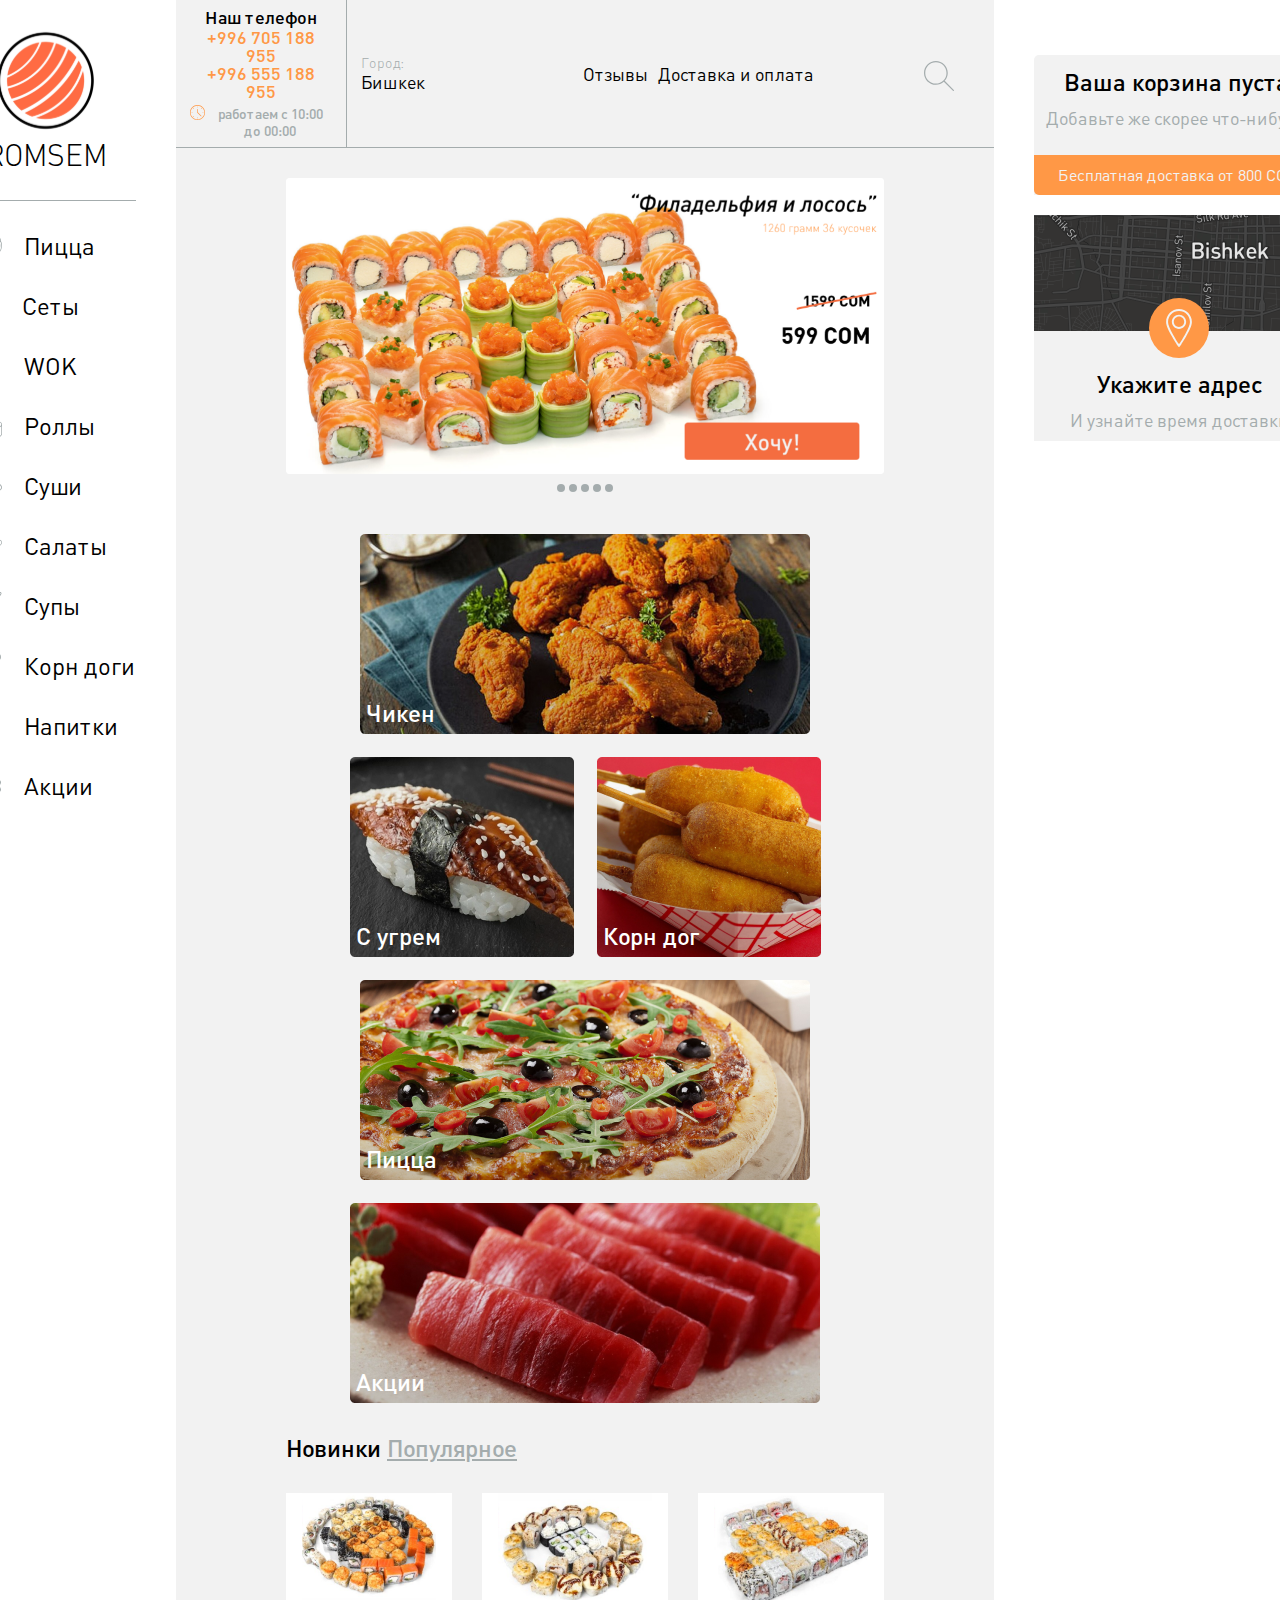
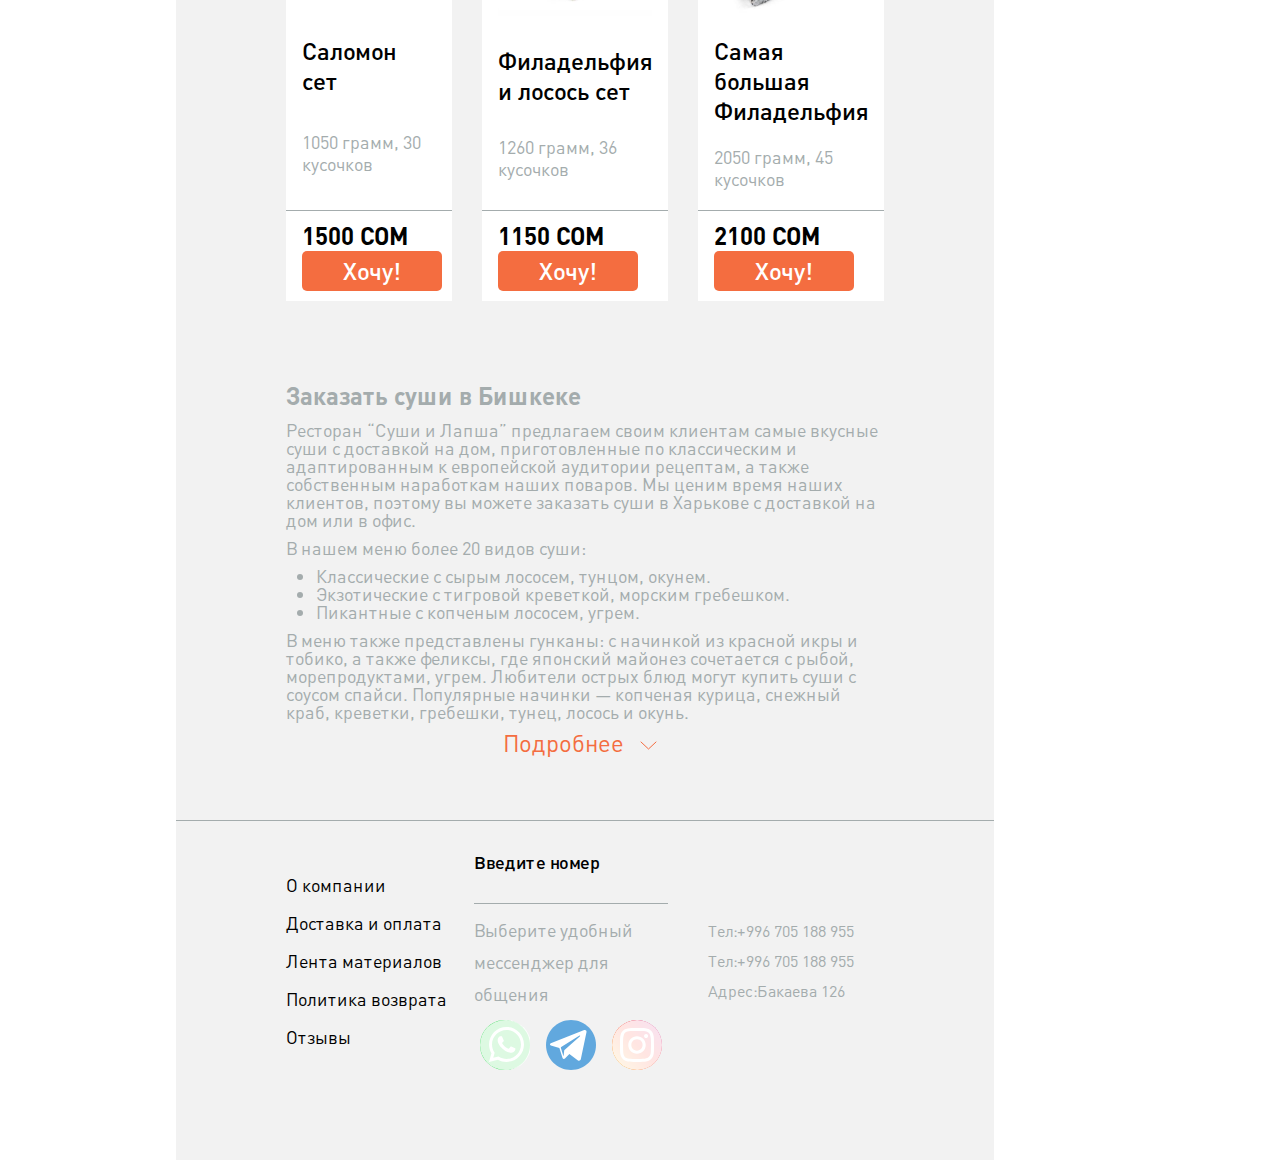
<file: html/index.html>
<!DOCTYPE html>
<html lang="en">
<head>
    <meta charset="UTF-8">
    <meta name="viewport" content="width=device-width, user-scalable=no, initial-scale=1.0, maximum-scale=1.0, minimum-scale=1.0">
    <meta http-equiv="X-UA-Compatible" content="ie=edge">
    <link rel="stylesheet" href="/style/main-page/main-page.css">
    <title>ROMSEM</title>
</head>

<body>
    <div class="wrapper">
        <nav class="navigation">
            <div class="navigation__logo-container">
                <a class="navigation__logo-link" href="./index.html">
                    <img class="navigation__logo" src="/img/icons/logo.svg" alt="logo">
                </a>

                <a class="navigation__company-name" href="./index.html">ROMSEM</a>
            </div>

            <ul class="navigation__list">
                <li class="navigation__list-item">
                    <a class="navigation__list-link" href="./products.html">
                        <img class="navigation__list-icon" src="../img/icons/pizza.svg" alt="">
                        Пицца
                    </a>
                </li>

                <li class="navigation__list-item">
                    <a class="navigation__list-link" href="./products.html">
                        <img class="navigation__list-icon" src="../img/icons/sets.svg" alt="">
                        Сеты
                    </a>
                </li>

                <li class="navigation__list-item">
                    <a class="navigation__list-link" href="./products.html">
                        <img class="navigation__list-icon" src="../img/icons/wok.svg" alt="">
                        WOK
                    </a>
                </li>

                <li class="navigation__list-item">
                    <a class="navigation__list-link" href="./products.html">
                        <img class="navigation__list-icon" src="../img/icons/rolls.svg" alt="">
                        Роллы
                    </a>
                </li>

                <li class="navigation__list-item">
                    <a class="navigation__list-link" href="./products.html">
                        <img class="navigation__list-icon" src="../img/icons/sushi.svg" alt="">
                        Суши
                    </a>
                </li>

                <li class="navigation__list-item">
                    <a class="navigation__list-link" href="./products.html">
                        <img class="navigation__list-icon" src="../img/icons/salad.svg" alt="">
                        Салаты
                    </a>
                </li>

                <li class="navigation__list-item">
                    <a class="navigation__list-link" href="./products.html">
                        <img class="navigation__list-icon" src="../img/icons/soups.svg" alt="">
                        Супы
                    </a>
                </li>

                <li class="navigation__list-item">
                    <a class="navigation__list-link" href="./products.html">
                        <img class="navigation__list-icon" src="../img/icons/corn-dogs.svg" alt="">
                        Корн доги
                    </a>
                </li>

                <li class="navigation__list-item">
                    <a class="navigation__list-link" href="./products.html">
                        <img class="navigation__list-icon" src="../img/icons/drink.svg" alt="">
                        Напитки
                    </a>
                </li>

                <li class="navigation__list-item">
                    <a class="navigation__list-link" href="./products.html">
                        <img class="navigation__list-icon" src="../img/icons/stock.svg" alt="">
                        Акции
                    </a>
                </li>
            </ul>
        </nav>

        <div class="container">
            <header class="header">
                <a class="header__logo" href="./index.html">
                    <img src="../img/icons/logo.svg" alt="">
                </a>

                <div class="header__contacts">
                    <span class="header__contact-label">Наш телефон</span>
                    <span class="header__tel">+996 705 188 955</span>
                    <span class="header__tel">+996 555 188 955</span>
                    <div class="header__work-time">
                        <img class="header__work-icon" src="../img/icons/clock.svg" alt="">
                        <span class="header__work-label">работаем с 10:00 до 00:00</span>
                    </div>
                </div>

                <div class="header__nav">
                    <div class="header__location">
                        <span class="header__city-label">Город:</span>
                        <span class="header__city">Бишкек</span>
                    </div>

                    <div class="header__nav-container">
                        <div class="header__nav-link">
                           <span>
                               <a class="header__link-item" href="./reviews.html">Отзывы</a>
                           </span>

                           <span>
                               <a class="header__link-item" href="./reviews.html">Доставка и оплата</a>
                           </span>
                        </div>

                        <button class="header__search">
                            <img class="header__search-icon" src="../img/icons/search.svg" alt="search">
                        </button>
                    </div>
                </div>
            </header>

            <main class="main">
                <section class="main__title">
                    <a class="main__slider-img" href="#">
                        <img class="" src="../img/Philadelphia.png" alt="">
                    </a>

                    <div class="main__bullets">
                        <img src="../img/icons/Ellipse.svg" alt="">
                        <img src="../img/icons/Ellipse.svg" alt="">
                        <img src="../img/icons/Ellipse.svg" alt="">
                        <img src="../img/icons/Ellipse.svg" alt="">
                        <img src="../img/icons/Ellipse.svg" alt="">
                    </div>
                </section>

                <section class="main__category">
                    <a class="main__link" href="./products.html">
                        <span class="main_text">Чикен</span>
                        <img class="main__image" src="../img/chicken-category.png" alt="chicken">
                    </a>

                    <a class="main__link  main__link--eel" href="./products.html">
                        <span class="main_text">С угрем</span>
                        <img class="main__image  main__link--eel" src="../img/eel-category.png" alt="aal">
                    </a>

                    <a class="main__link  main__link--corn-dog" href="./products.html">
                        <span class="main_text">Корн дог</span>
                        <img class="main__image  main__link--corn-dog" src="../img/corn-dog-category.png" alt="corn-dog">
                    </a>

                    <a class="main__link" href="./products.html">
                        <span class="main_text">Пицца</span>
                        <img class="main__image" src="../img/pizza-category.png" alt="pizza">
                    </a>

                    <a class="main__link" href="./products.html">
                        <span class="main_text">Акции</span>
                        <img class="main__image" src="../img/stock-category.png" alt="stock">
                    </a>
                </section>

                <section class="main__products">
                    <h3 class="main__new-products main__subtitle">
                        <a class="main__card-link" href="#">Новинки</a>
                        <a class="main__card--link-item link-item" href="#">Популярное</a>
                    </h3>

                    <div class="main__container-card">
                        <div class="main__card main__card-first">
                            <a class="main__card-link" href="#">
                                <img class="main__card-image" src="../img/salomon-sets.png" alt="salomon-sets">
                            </a>

                            <h3 class="main__card-title">
                                <a class="main__card-link" href="#">Саломон сет</a>
                            </h3>

                            <span class="main__card-weight">1050 грамм, 30 кусочков</span>

                            <div class="main__card-buy">
                                <span class="main__card-price">1500 СОМ</span>

                                <button class="main__card-btn">Хочу!</button>
                            </div>
                        </div>

                        <div class="main__card">
                            <a class="main__card-link" href="#">
                                <img class="main__card-image" src="../img/philadelphia-salmon-sets.png" alt="philadelphia-salmon-sets">
                            </a>

                            <h3 class="main__card-title">
                                <a class="main__card-link" href="#">Филадельфия и лосось сет</a>
                            </h3>

                            <span class="main__card-weight">1260 грамм, 36 кусочков</span>

                            <div class="main__card-buy">
                                <span class="main__card-price">1150 СОМ</span>

                                <button class="main__card-btn">Хочу!</button>
                            </div>
                        </div>

                        <div class="main__card">
                            <a class="main__card-link" href="#">
                                <img class="main__card-image" src="../img/biggest-philadelphia.png" alt="biggest-philadelphia">
                            </a>

                            <h3 class="main__card-title">
                                <a class="main__card-link" href="#">Самая большая Филадельфия</a>
                            </h3>

                            <span class="main__card-weight">2050 грамм, 45 кусочков</span>

                           <div class="main__card-buy">
                               <span class="main__card-price">2100 СОМ</span>

                               <button class="main__card-btn">Хочу!</button>
                           </div>
                        </div>
                    </div>
                </section>

                <section class="main__description">
                    <h3 class="main__description-tittle">Заказать суши в Бишкеке</h3>

                    <p class="main__description-text">
                        Ресторан “Суши и Лапша” предлагаем своим клиентам самые вкусные суши с доставкой на дом, приготовленные по классическим и адаптированным к европейской аудитории рецептам, а также собственным наработкам наших поваров. Мы ценим время наших клиентов, поэтому вы можете заказать суши в Харькове с доставкой на дом или в офис.
                    </p>

                    <p class="main__description-text">
                        В нашем меню более 20 видов суши:
                    </p>

                    <ul class="main__description-list">
                        <li class="main__description-item">
                            Классические с сырым лососем, тунцом, окунем.
                        </li>
                        <li class="main__description-item">
                            Экзотические с тигровой креветкой, морским гребешком.
                        </li>
                        <li class="main__description-item">
                            Пикантные с копченым лососем, угрем.
                        </li>
                    </ul>

                    <p class="main__description-text">
                        В меню также представлены гунканы: с начинкой из красной икры и тобико, а также феликсы, где японский майонез сочетается с рыбой, морепродуктами, угрем. Любители острых блюд могут купить суши с соусом спайси. Популярные начинки — копченая курица, снежный краб, креветки, гребешки, тунец, лосось и окунь.
                    </p>

                    <button class="main__description-btn">
                        Подробнее
                        <img class="main__description-icon" src="../img/icons/arrow.svg" alt="">
                    </button>
                </section>
            </main>

            <footer class="footer">
                <div class="footer__link">
                    <a class="footer__item" href="">О компании</a>
                    <a class="footer__item" href="">Доставка и оплата</a>
                    <a class="footer__item" href="">Лента материалов</a>
                    <a class="footer__item" href="">Политика возврата</a>
                    <a class="footer__item" href="./reviews.html">Отзывы</a>
                </div>

                <div class="footer__container-social">
                    <label class="footer__label" for="tel">Введите номер</label>
                    <input class="footer__tel" type="tel" name="tel" id="tel">
                    <span class="footer__text">
                        Выберите удобный
                        мессенджер для общения
                    </span>

                    <div class="footer__social">
                        <a class="footer__social-link" href="#">
                            <img src="../img/icons/whatsapp.svg" alt="">
                        </a>

                         <a class="footer__social-link" href="#">
                            <img src="../img/icons/telegram.svg" alt="">
                        </a>

                         <a class="footer__social-link" href="#">
                            <img src="../img/icons/instagram.svg" alt="">
                        </a>
                    </div>
                </div>

                <div class="footer__container-numbers">
                    <span class="footer__number">
                        Тел:+996 705 188 955
                    </span>
                    <span class="footer__number">
                        Тел:+996 705 188 955
                    </span>
                    <span class="footer__number">
                        Адрес:Бакаева 126
                    </span>
                </div>
            </footer>
        </div>

        <aside class="aside">
            <div class="aside__cart">
                <h3 class="aside__cart-title">Ваша корзина пуста.</h3>
                <span class="aside__cart-content">Добавьте же скорее что-нибудь!</span>
                <a class="aside__promotion-link" href="./basket.html">
                    Бесплатная доставка от 800 СОМ
                </a>
            </div>

            <div class="aside__address">
                <img class="aside__map" src="../img/aside-map.png" alt="">
                <a class="aside__map-icon" href="#">
                    <img  src="/img/map-bg.svg" alt="">
                </a>

                <a class="aside__map-point" href="#">
                    <img  src="/img/icons/map-point.svg" alt="">
                </a>
                <span class="aside__take-address">Укажите адрес</span>
                <span class="aside__text">И узнайте время доставки</span>
            </div>
        </aside>
    </div>
</body>
</html>
</file>
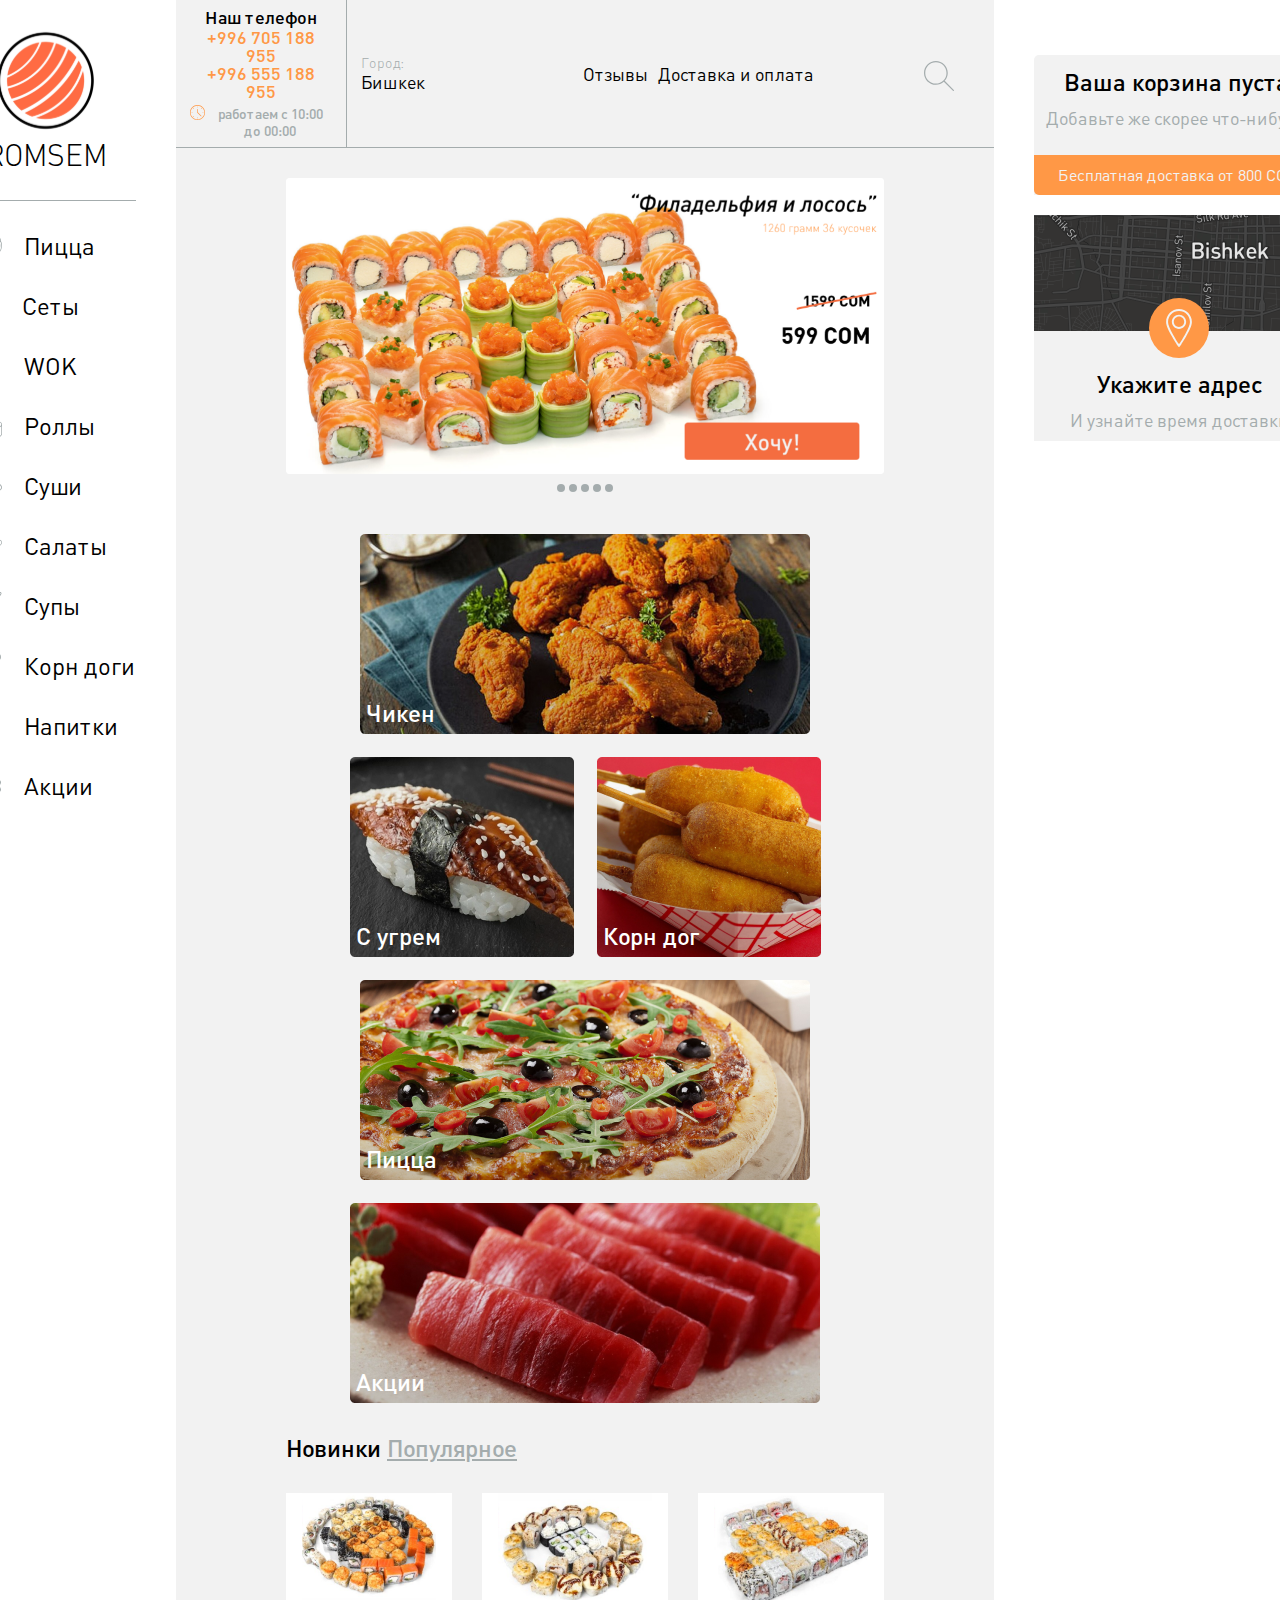
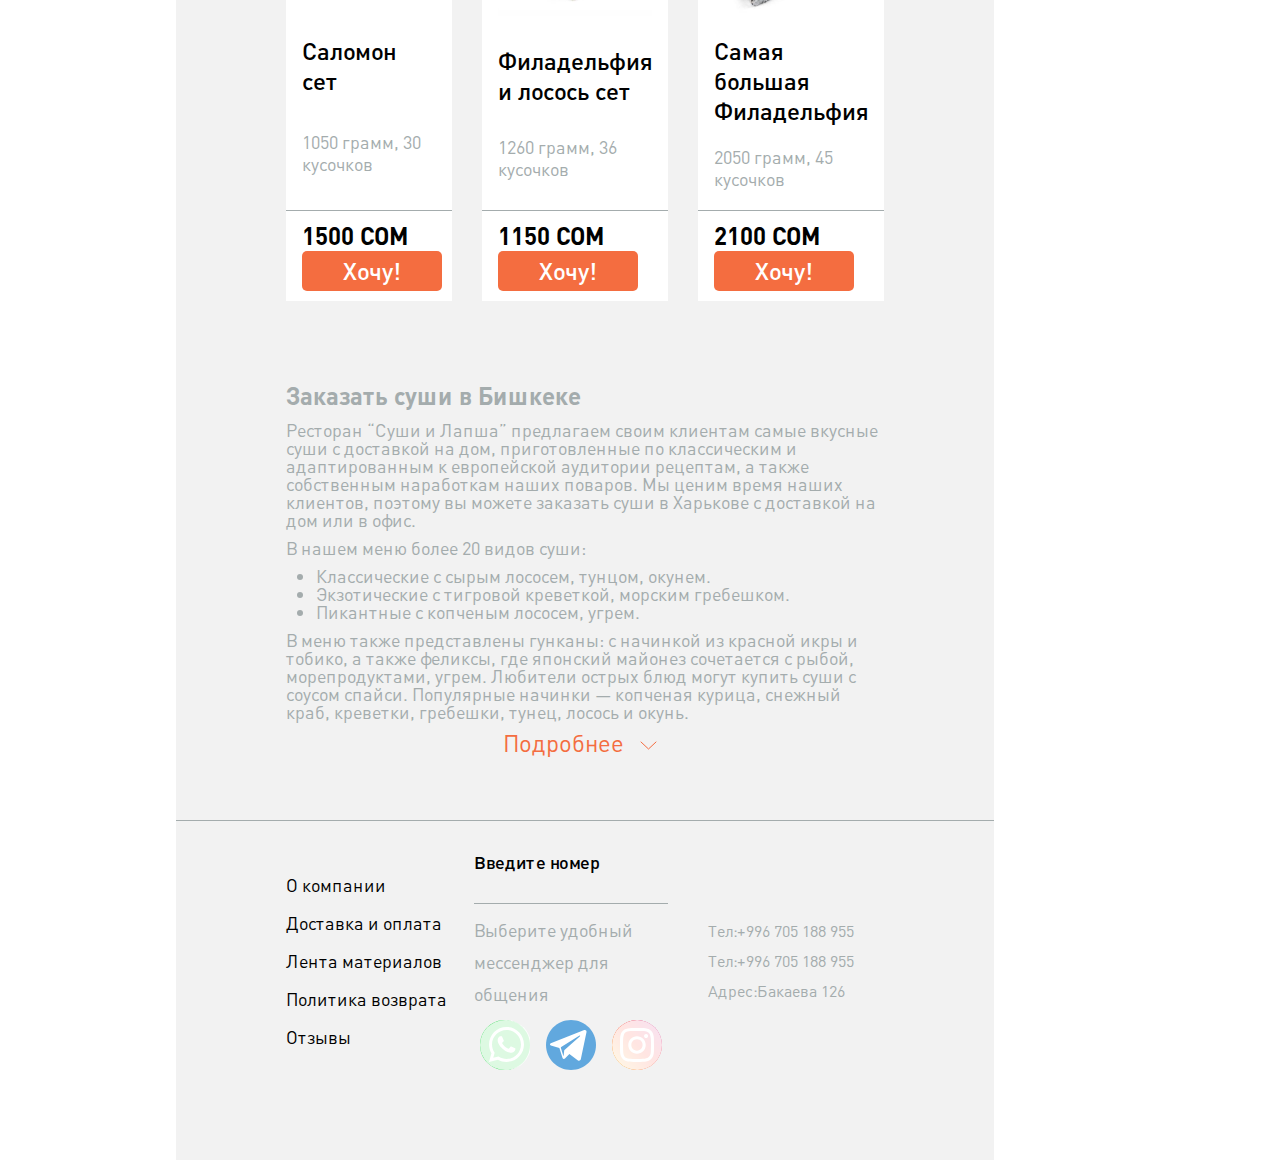
<file: pages/index.html>
<!DOCTYPE html>
<html lang="en">
<head>
    <meta charset="UTF-8">
    <meta name="viewport" content="width=device-width, user-scalable=no, initial-scale=1.0, maximum-scale=1.0, minimum-scale=1.0">
    <meta http-equiv="X-UA-Compatible" content="ie=edge">
    <link rel="stylesheet" href="/styles/main-page/main-page.css">
    <title>ROMSEM</title>
</head>

<body>
    <div class="wrapper">
        <nav class="navigation">
            <div class="navigation__logo-container">
                <a class="navigation__logo-link" href="./index.html">
                    <img class="navigation__logo" src="/img/icons/logo.svg" alt="logo">
                </a>

                <a class="navigation__company-name" href="./index.html">ROMSEM</a>
            </div>

            <ul class="navigation__list">
                <li class="navigation__list-item">
                    <a class="navigation__list-link" href="./products.html">
                        <img class="navigation__list-icon" src="../img/icons/pizza.svg" alt="">
                        Пицца
                    </a>
                </li>

                <li class="navigation__list-item">
                    <a class="navigation__list-link" href="./products.html">
                        <img class="navigation__list-icon" src="../img/icons/sets.svg" alt="">
                        Сеты
                    </a>
                </li>

                <li class="navigation__list-item">
                    <a class="navigation__list-link" href="./products.html">
                        <img class="navigation__list-icon" src="../img/icons/wok.svg" alt="">
                        WOK
                    </a>
                </li>

                <li class="navigation__list-item">
                    <a class="navigation__list-link" href="./products.html">
                        <img class="navigation__list-icon" src="../img/icons/rolls.svg" alt="">
                        Роллы
                    </a>
                </li>

                <li class="navigation__list-item">
                    <a class="navigation__list-link" href="./products.html">
                        <img class="navigation__list-icon" src="../img/icons/sushi.svg" alt="">
                        Суши
                    </a>
                </li>

                <li class="navigation__list-item">
                    <a class="navigation__list-link" href="./products.html">
                        <img class="navigation__list-icon" src="../img/icons/salad.svg" alt="">
                        Салаты
                    </a>
                </li>

                <li class="navigation__list-item">
                    <a class="navigation__list-link" href="./products.html">
                        <img class="navigation__list-icon" src="../img/icons/soups.svg" alt="">
                        Супы
                    </a>
                </li>

                <li class="navigation__list-item">
                    <a class="navigation__list-link" href="./products.html">
                        <img class="navigation__list-icon" src="../img/icons/corn-dogs.svg" alt="">
                        Корн доги
                    </a>
                </li>

                <li class="navigation__list-item">
                    <a class="navigation__list-link" href="./products.html">
                        <img class="navigation__list-icon" src="../img/icons/drink.svg" alt="">
                        Напитки
                    </a>
                </li>

                <li class="navigation__list-item">
                    <a class="navigation__list-link" href="./products.html">
                        <img class="navigation__list-icon" src="../img/icons/stock.svg" alt="">
                        Акции
                    </a>
                </li>
            </ul>
        </nav>

        <div class="container">
            <header class="header">
                <a class="header__logo" href="./index.html">
                    <img src="../img/icons/logo.svg" alt="">
                </a>

                <div class="header__contacts">
                    <span class="header__contact-label">Наш телефон</span>
                    <span class="header__tel">+996 705 188 955</span>
                    <span class="header__tel">+996 555 188 955</span>
                    <div class="header__work-time">
                        <img class="header__work-icon" src="../img/icons/clock.svg" alt="">
                        <span class="header__work-label">работаем с 10:00 до 00:00</span>
                    </div>
                </div>

                <div class="header__nav">
                    <div class="header__location">
                        <span class="header__city-label">Город:</span>
                        <span class="header__city">Бишкек</span>
                    </div>

                    <div class="header__nav-container">
                        <div class="header__nav-link">
                           <span>
                               <a class="header__link-item" href="./reviews.html">Отзывы</a>
                           </span>

                           <span>
                               <a class="header__link-item" href="./reviews.html">Доставка и оплата</a>
                           </span>
                        </div>

                        <button class="header__search">
                            <img class="header__search-icon" src="../img/icons/search.svg" alt="search">
                        </button>
                    </div>
                </div>
            </header>

            <main class="main">
                <section class="main__title">
                    <a class="main__slider-img" href="#">
                        <img class="" src="../img/Philadelphia.png" alt="">
                    </a>

                    <div class="main__bullets">
                        <img src="../img/icons/Ellipse.svg" alt="">
                        <img src="../img/icons/Ellipse.svg" alt="">
                        <img src="../img/icons/Ellipse.svg" alt="">
                        <img src="../img/icons/Ellipse.svg" alt="">
                        <img src="../img/icons/Ellipse.svg" alt="">
                    </div>
                </section>

                <section class="main__category">
                    <a class="main__link" href="./products.html">
                        <span class="main_text">Чикен</span>
                        <img class="main__image" src="../img/chicken-category.png" alt="chicken">
                    </a>

                    <a class="main__link  main__link--eel" href="./products.html">
                        <span class="main_text">С угрем</span>
                        <img class="main__image  main__link--eel" src="../img/eel-category.png" alt="aal">
                    </a>

                    <a class="main__link  main__link--corn-dog" href="./products.html">
                        <span class="main_text">Корн дог</span>
                        <img class="main__image  main__link--corn-dog" src="../img/corn-dog-category.png" alt="corn-dog">
                    </a>

                    <a class="main__link" href="./products.html">
                        <span class="main_text">Пицца</span>
                        <img class="main__image" src="../img/pizza-category.png" alt="pizza">
                    </a>

                    <a class="main__link" href="./products.html">
                        <span class="main_text">Акции</span>
                        <img class="main__image" src="../img/stock-category.png" alt="stock">
                    </a>
                </section>

                <section class="main__products">
                    <h3 class="main__new-products main__subtitle">
                        <a class="main__card-link" href="#">Новинки</a>
                        <a class="main__card--link-item link-item" href="#">Популярное</a>
                    </h3>

                    <div class="main__container-card">
                        <div class="main__card main__card-first">
                            <a class="main__card-link" href="#">
                                <img class="main__card-image" src="../img/salomon-sets.png" alt="salomon-sets">
                            </a>

                            <h3 class="main__card-title">
                                <a class="main__card-link" href="#">Саломон сет</a>
                            </h3>

                            <span class="main__card-weight">1050 грамм, 30 кусочков</span>

                            <div class="main__card-buy">
                                <span class="main__card-price">1500 СОМ</span>

                                <button class="main__card-btn">Хочу!</button>
                            </div>
                        </div>

                        <div class="main__card">
                            <a class="main__card-link" href="#">
                                <img class="main__card-image" src="../img/philadelphia-salmon-sets.png" alt="philadelphia-salmon-sets">
                            </a>

                            <h3 class="main__card-title">
                                <a class="main__card-link" href="#">Филадельфия и лосось сет</a>
                            </h3>

                            <span class="main__card-weight">1260 грамм, 36 кусочков</span>

                            <div class="main__card-buy">
                                <span class="main__card-price">1150 СОМ</span>

                                <button class="main__card-btn">Хочу!</button>
                            </div>
                        </div>

                        <div class="main__card">
                            <a class="main__card-link" href="#">
                                <img class="main__card-image" src="../img/biggest-philadelphia.png" alt="biggest-philadelphia">
                            </a>

                            <h3 class="main__card-title">
                                <a class="main__card-link" href="#">Самая большая Филадельфия</a>
                            </h3>

                            <span class="main__card-weight">2050 грамм, 45 кусочков</span>

                           <div class="main__card-buy">
                               <span class="main__card-price">2100 СОМ</span>

                               <button class="main__card-btn">Хочу!</button>
                           </div>
                        </div>
                    </div>
                </section>

                <section class="main__description">
                    <h3 class="main__description-tittle">Заказать суши в Бишкеке</h3>

                    <p class="main__description-text">
                        Ресторан “Суши и Лапша” предлагаем своим клиентам самые вкусные суши с доставкой на дом, приготовленные по классическим и адаптированным к европейской аудитории рецептам, а также собственным наработкам наших поваров. Мы ценим время наших клиентов, поэтому вы можете заказать суши в Харькове с доставкой на дом или в офис.
                    </p>

                    <p class="main__description-text">
                        В нашем меню более 20 видов суши:
                    </p>

                    <ul class="main__description-list">
                        <li class="main__description-item">
                            Классические с сырым лососем, тунцом, окунем.
                        </li>
                        <li class="main__description-item">
                            Экзотические с тигровой креветкой, морским гребешком.
                        </li>
                        <li class="main__description-item">
                            Пикантные с копченым лососем, угрем.
                        </li>
                    </ul>

                    <p class="main__description-text">
                        В меню также представлены гунканы: с начинкой из красной икры и тобико, а также феликсы, где японский майонез сочетается с рыбой, морепродуктами, угрем. Любители острых блюд могут купить суши с соусом спайси. Популярные начинки — копченая курица, снежный краб, креветки, гребешки, тунец, лосось и окунь.
                    </p>

                    <button class="main__description-btn">
                        Подробнее
                        <img class="main__description-icon" src="../img/icons/arrow.svg" alt="">
                    </button>
                </section>
            </main>

            <footer class="footer">
                <div class="footer__link">
                    <a class="footer__item" href="">О компании</a>
                    <a class="footer__item" href="">Доставка и оплата</a>
                    <a class="footer__item" href="">Лента материалов</a>
                    <a class="footer__item" href="">Политика возврата</a>
                    <a class="footer__item" href="./reviews.html">Отзывы</a>
                </div>

                <div class="footer__container-social">
                    <label class="footer__label" for="tel">Введите номер</label>
                    <input class="footer__tel" type="tel" name="tel" id="tel">
                    <span class="footer__text">
                        Выберите удобный
                        мессенджер для общения
                    </span>

                    <div class="footer__social">
                        <a class="footer__social-link" href="#">
                            <img src="../img/icons/whatsapp.svg" alt="">
                        </a>

                         <a class="footer__social-link" href="#">
                            <img src="../img/icons/telegram.svg" alt="">
                        </a>

                         <a class="footer__social-link" href="#">
                            <img src="../img/icons/instagram.svg" alt="">
                        </a>
                    </div>
                </div>

                <div class="footer__container-numbers">
                    <span class="footer__number">
                        Тел:+996 705 188 955
                    </span>
                    <span class="footer__number">
                        Тел:+996 705 188 955
                    </span>
                    <span class="footer__number">
                        Адрес:Бакаева 126
                    </span>
                </div>
            </footer>
        </div>

        <aside class="aside">
            <div class="aside__cart">
                <h3 class="aside__cart-title">Ваша корзина пуста.</h3>
                <span class="aside__cart-content">Добавьте же скорее что-нибудь!</span>
                <a class="aside__promotion-link" href="./basket.html">
                    Бесплатная доставка от 800 СОМ
                </a>
            </div>

            <div class="aside__address">
                <img class="aside__map" src="../img/aside-map.png" alt="">
                <a class="aside__map-icon" href="#">
                    <img  src="/img/map-bg.svg" alt="">
                </a>

                <a class="aside__map-point" href="#">
                    <img  src="/img/icons/map-point.svg" alt="">
                </a>
                <span class="aside__take-address">Укажите адрес</span>
                <span class="aside__text">И узнайте время доставки</span>
            </div>
        </aside>
    </div>
</body>
</html>
</file>
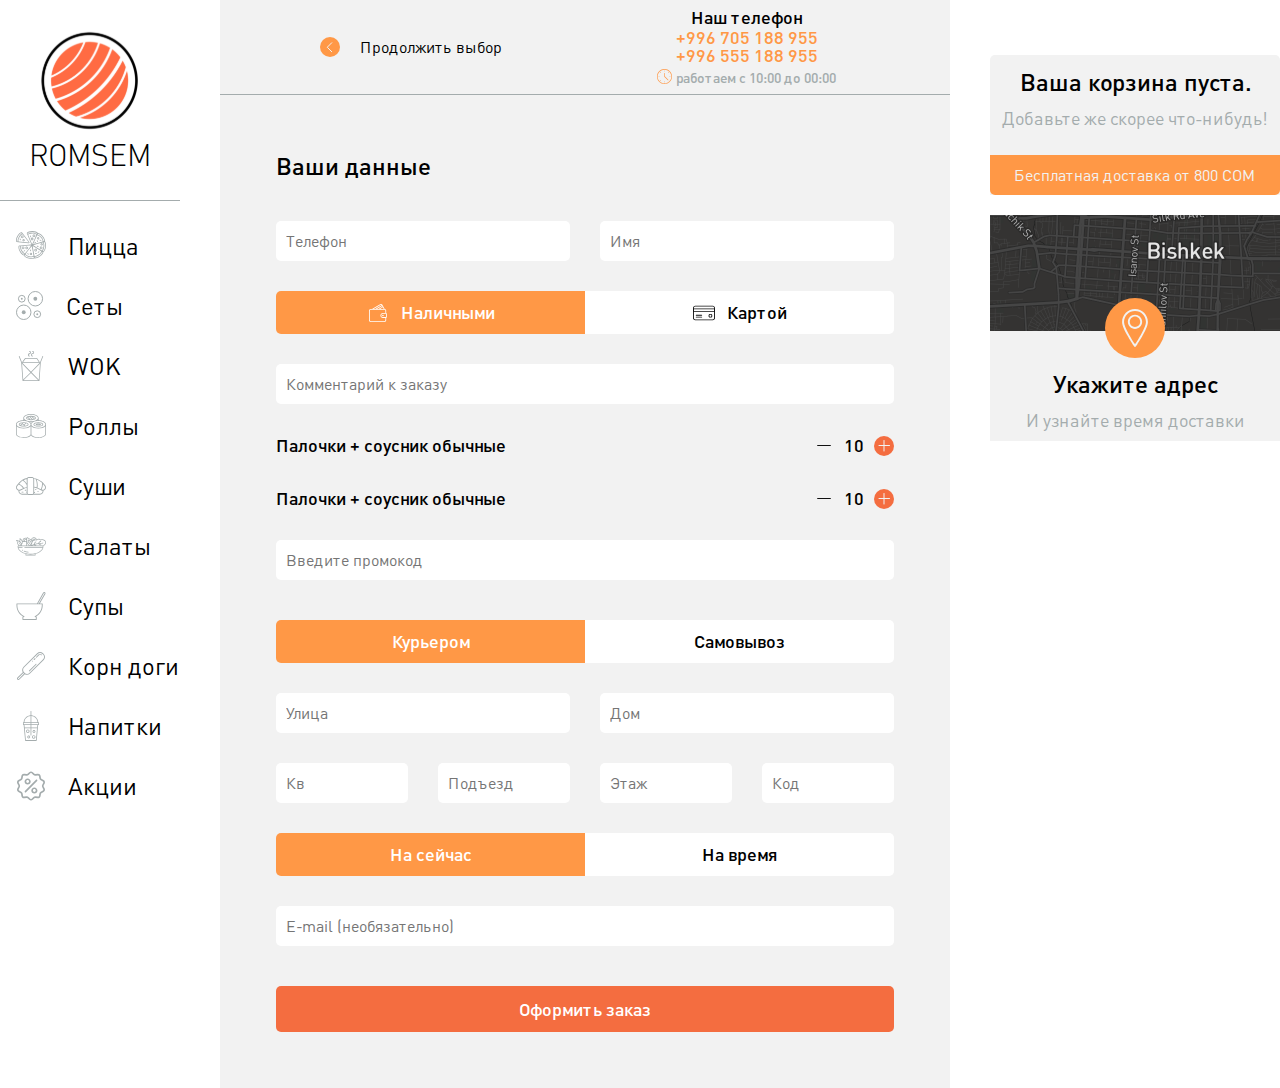
<file: html/basket.html>
<!DOCTYPE html>
<html lang="en">
<head>
    <meta charset="UTF-8">
    <meta name="viewport" content="width=device-width, user-scalable=no, initial-scale=1.0, maximum-scale=1.0, minimum-scale=1.0">
    <meta http-equiv="X-UA-Compatible" content="ie=edge">
    <link rel="stylesheet" href="/style/basket/basket.css">
    <title>ROMSEM</title>
</head>

<body>
    <div class="wrapper">
        <nav class="navigation">
            <div class="navigation__logo-container">
                <a class="navigation__logo-link" href="./index.html">
                    <img class="navigation__logo" src="/img/icons/logo.svg" alt="logo">
                </a>
                <a class="navigation__company-name" href="./index.html">ROMSEM</a>
            </div>

            <ul class="navigation__list">
                <li class="navigation__list-item">
                    <a class="navigation__list-link" href="../html/products.html">
                        <img class="navigation__list-icon" src="../img/icons/pizza.svg" alt="">
                        Пицца
                    </a>
                </li>

                <li class="navigation__list-item">
                    <a class="navigation__list-link" href="../html/products.html">
                        <img class="navigation__list-icon" src="../img/icons/sets.svg" alt="">
                        Сеты
                    </a>
                </li>

                <li class="navigation__list-item">
                    <a class="navigation__list-link" href="../html/products.html">
                        <img class="navigation__list-icon" src="../img/icons/wok.svg" alt="">
                        WOK
                    </a>
                </li>

                <li class="navigation__list-item">
                    <a class="navigation__list-link" href="../html/products.html">
                        <img class="navigation__list-icon" src="../img/icons/rolls.svg" alt="">
                        Роллы
                    </a>
                </li>

                <li class="navigation__list-item">
                    <a class="navigation__list-link" href="../html/products.html">
                        <img class="navigation__list-icon" src="../img/icons/sushi.svg" alt="">
                        Суши
                    </a>
                </li>

                <li class="navigation__list-item">
                    <a class="navigation__list-link" href="../html/products.html">
                        <img class="navigation__list-icon" src="../img/icons/salad.svg" alt="">
                        Салаты
                    </a>
                </li>

                <li class="navigation__list-item">
                    <a class="navigation__list-link" href="../html/products.html">
                        <img class="navigation__list-icon" src="../img/icons/soups.svg" alt="">
                        Супы
                    </a>
                </li>

                <li class="navigation__list-item">
                    <a class="navigation__list-link" href="../html/products.html">
                        <img class="navigation__list-icon" src="../img/icons/corn-dogs.svg" alt="">
                        Корн доги
                    </a>
                </li>

                <li class="navigation__list-item">
                    <a class="navigation__list-link" href="../html/products.html">
                        <img class="navigation__list-icon" src="../img/icons/drink.svg" alt="">
                        Напитки
                    </a>
                </li>

                <li class="navigation__list-item">
                    <a class="navigation__list-link" href="../html/products.html">
                        <img class="navigation__list-icon" src="../img/icons/stock.svg" alt="">
                        Акции
                    </a>
                </li>
            </ul>
        </nav>

        <div class="container">
            <header class="header">
                <button class="header__button">
                    <img src="../img/icons/arrow-left.svg" alt="">
                    Продолжить выбор
                </button>

                <a class="header__logo" href="./index.html">
                    <img src="../img/icons/logo.svg" alt="">
                </a>

                <div class="header__contacts">
                    <span class="header__contact-label">Наш телефон</span>
                    <span class="header__tel">+996 705 188 955</span>
                    <span class="header__tel">+996 555 188 955</span>
                    <div class="header__work-time">
                        <img class="header__work-icon" src="../img/icons/clock.svg" alt="">
                        <span class="header__work-label">работаем с 10:00 до 00:00</span>
                    </div>
                </div>
            </header>

            <main class="main">
                <form class="form" action="#">
                    <h1 class="form__title">Ваши данные</h1>

                    <div class="form__container">
                        <div class="form__fields-container">
                            <div class="form__tel">
                                <input class="form__item form__item-tel"  type="tel" name="tel"  placeholder="Телефон">

                                <input class="form__item form__item-tel" type="text" name="name" placeholder="Имя">
                            </div>

                            <div class="form__container-input">
                                <label class="form__item-radio form__text form__item-radio--active">
                                    <input class="form__input-radio" type="radio" name="cash">
                                    <img src="../img/icons/cash.svg" alt="">
                                    Наличными
                                </label>

                                 <label class="form__item-radio form__text">
                                     <input class="form__input-radio" type="radio" name="card">
                                     <img src="../img/icons/card.svg" alt="">
                                     Картой
                                </label>
                            </div>

                            <input class="form__item grid__item-comment" type="text" name="text" placeholder="Комментарий к заказу">

                            <div class="form__container-button">
                                <span class="form__text">Палочки + соусник обычные</span>
                                <div class="form__buttons">
                                    <button class="form__button">
                                        <img class="form__button-icon" src="../img/icons/minus.svg" alt="">
                                    </button>

                                    <span class="form__text">10</span>

                                    <button class="form__button">
                                        <img class="form__button-icon" src="../img/icons/plus.svg" alt="">
                                    </button>
                                </div>
                            </div>

                            <div class="form__container-button">
                                <span class="form__text">Палочки + соусник обычные</span>
                                <div class="form__buttons">
                                    <button class="form__button">
                                        <img class="form__button-icon" src="../img/icons/minus.svg" alt="">
                                    </button>

                                    <span class="form__text">10</span>

                                    <button class="form__button">
                                        <img class="form__button-icon" src="../img/icons/plus.svg" alt="">
                                    </button>
                                </div>
                            </div>

                            <input class="form__item grid__item-promo" type="text" name="text" placeholder="Введите промокод">
                        </div>

                        <div class="form__fields-container">
                            <div class="form__container-input">
                                <label class="form__item-radio form__text form__item-radio--active">
                                    <input class="form__input-radio" type="radio" name="courier">
                                    Курьером
                                </label>

                                 <label class="form__item-radio form__text">
                                     <input class="form__input-radio"  type="radio" name="card">
                                    Самовывоз
                                </label>
                            </div>

                            <div class="form__str-home">
                                <input class="form__item form__item-str"  type="text" name="text"  placeholder="Улица">

                                <input class="form__item form__item-str" type="text" name="text" placeholder="Дом">
                            </div>

                            <div class="form__home">
                                <input class="form__item form__item-width" type="text" name="text" placeholder="Кв">

                                <input class="form__item form__item-width"  type="text" name="text"  placeholder="Подъезд">

                                <input class="form__item form__item-width" type="text" name="text" placeholder="Этаж">

                                <input class="form__item form__item-width"  type="text" name="text"  placeholder="Код">
                            </div>

                            <div class="form__container-input">
                                <label class="form__item-radio form__text form__item-radio--active">
                                    На сейчас
                                    <input class="form__input-radio" type="radio">
                                </label>

                                 <label class="form__item-radio form__text">
                                     <input class="form__input-radio" type="radio">
                                     На время
                                </label>
                            </div>

                            <input class="form__item" type="email" name="email" placeholder="E-mail (необязательно)">
                        </div>
                    </div>

                    <button class="form__button-checkout">Оформить заказ</button>
                </form>
            </main>
        </div>

        <aside class="aside">
            <div class="aside__cart">
                <h3 class="aside__cart-title">Ваша корзина пуста.</h3>
                <span class="aside__cart-content">Добавьте же скорее что-нибудь!</span>
                <a class="aside__promotion-link" href="./basket.html">
                    Бесплатная доставка от 800 СОМ
                </a>
            </div>

            <div class="aside__address">
                <img class="aside__map" src="../img/aside-map.png" alt="">
                <a class="aside__map-icon" href="#">
                    <img  src="/img/map-bg.svg" alt="">
                </a>
                <a class="aside__map-point" href="#">
                    <img  src="/img/icons/map-point.svg" alt="">
                </a>
                <span class="aside__take-address">Укажите адрес</span>
                <span class="aside__text">И узнайте время доставки</span>
            </div>
        </aside>
    </div>
</body>
</html>
</file>
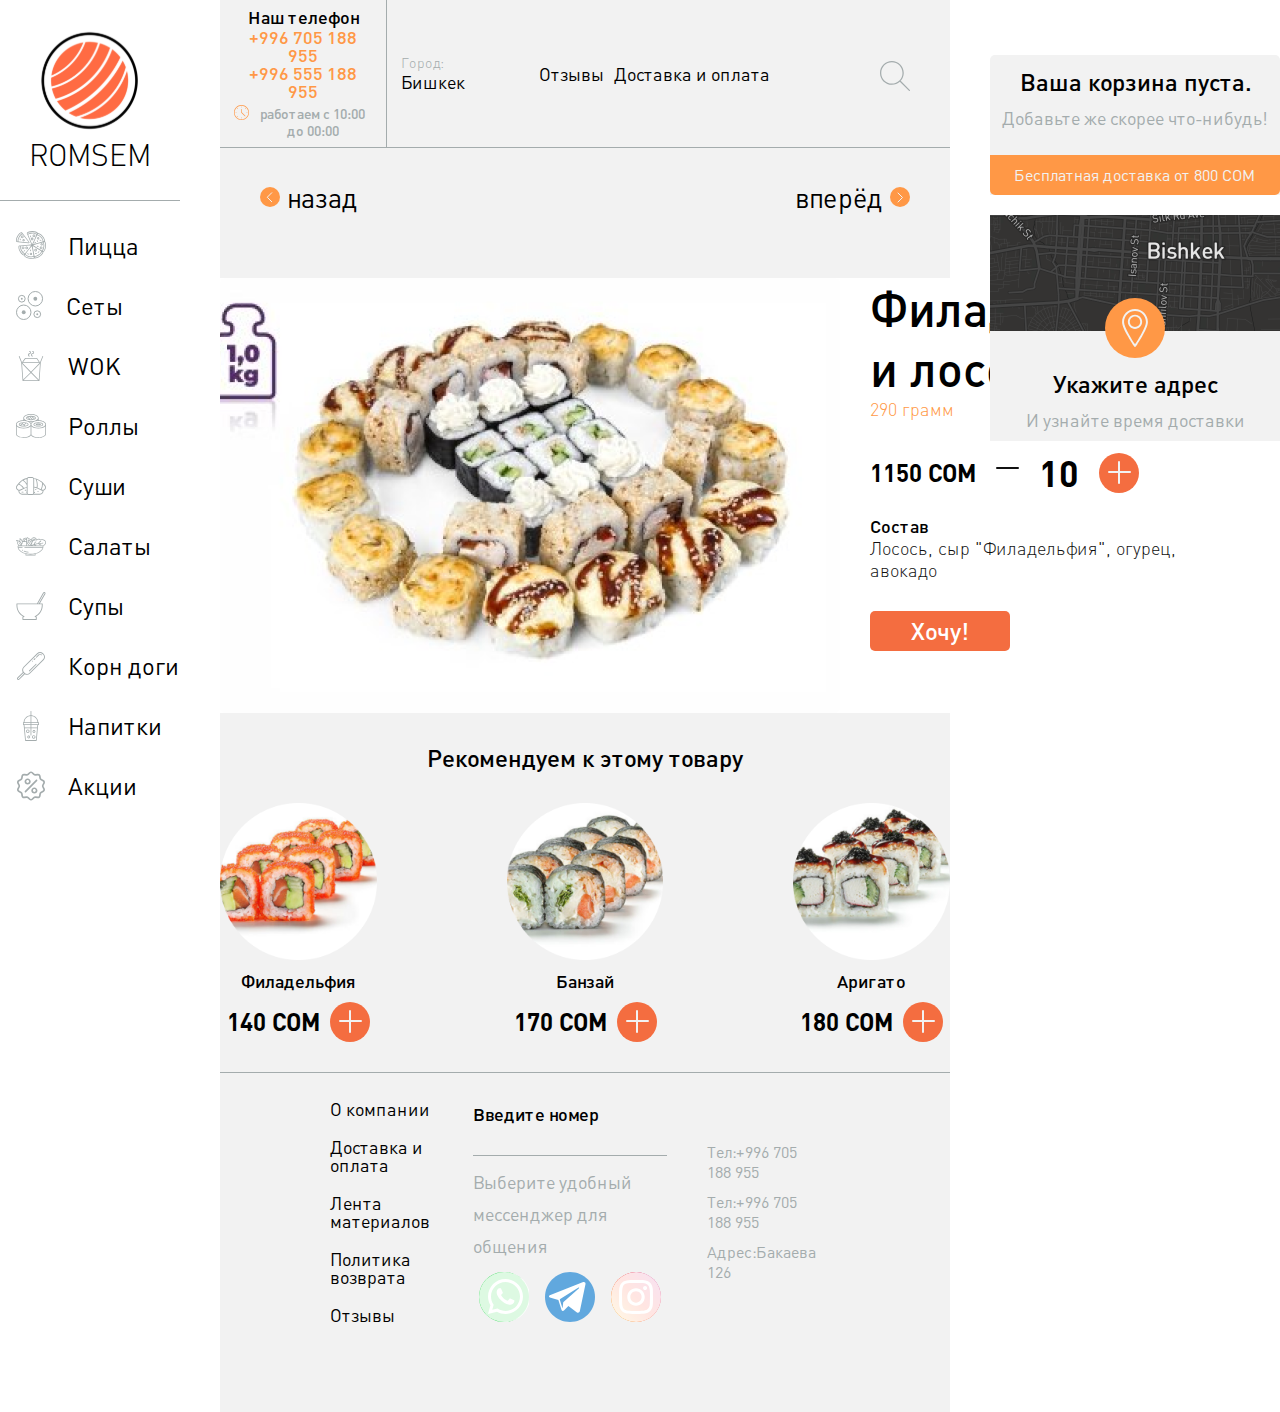
<file: html/card-products.html>
<!DOCTYPE html>
<html lang="en">
<head>
    <meta charset="UTF-8">
    <meta name="viewport" content="width=device-width, user-scalable=no, initial-scale=1.0, maximum-scale=1.0, minimum-scale=1.0">
    <meta http-equiv="X-UA-Compatible" content="ie=edge">
    <link rel="stylesheet" href="/style/card-products/card-products.css">
    <title>ROMSEM</title>
</head>

<body>
    <div class="wrapper">
        <nav class="navigation">
            <div class="navigation__logo-container">
                <a class="navigation__logo-link" href="./index.html">
                    <img class="navigation__logo" src="/img/icons/logo.svg" alt="logo">
                </a>

                <a class="navigation__company-name" href="./index.html">ROMSEM</a>
            </div>

            <ul class="navigation__list">
                <li class="navigation__list-item">
                    <a class="navigation__list-link" href="../html/products.html">
                        <img class="navigation__list-icon" src="../img/icons/pizza.svg" alt="">
                        Пицца
                    </a>
                </li>

                <li class="navigation__list-item">
                    <a class="navigation__list-link" href="../html/products.html">
                        <img class="navigation__list-icon" src="../img/icons/sets.svg" alt="">
                        Сеты
                    </a>
                </li>

                <li class="navigation__list-item">
                    <a class="navigation__list-link" href="../html/products.html">
                        <img class="navigation__list-icon" src="../img/icons/wok.svg" alt="">
                        WOK
                    </a>
                </li>

                <li class="navigation__list-item">
                    <a class="navigation__list-link" href="../html/products.html">
                        <img class="navigation__list-icon" src="../img/icons/rolls.svg" alt="">
                        Роллы
                    </a>
                </li>

                <li class="navigation__list-item">
                    <a class="navigation__list-link" href="../html/products.html">
                        <img class="navigation__list-icon" src="../img/icons/sushi.svg" alt="">
                        Суши
                    </a>
                </li>

                <li class="navigation__list-item">
                    <a class="navigation__list-link" href="../html/products.html">
                        <img class="navigation__list-icon" src="../img/icons/salad.svg" alt="">
                        Салаты
                    </a>
                </li>

                <li class="navigation__list-item">
                    <a class="navigation__list-link" href="../html/products.html">
                        <img class="navigation__list-icon" src="../img/icons/soups.svg" alt="">
                        Супы
                    </a>
                </li>

                <li class="navigation__list-item">
                    <a class="navigation__list-link" href="../html/products.html">
                        <img class="navigation__list-icon" src="../img/icons/corn-dogs.svg" alt="">
                        Корн доги
                    </a>
                </li>

                <li class="navigation__list-item">
                    <a class="navigation__list-link" href="../html/products.html">
                        <img class="navigation__list-icon" src="../img/icons/drink.svg" alt="">
                        Напитки
                    </a>
                </li>

                <li class="navigation__list-item">
                    <a class="navigation__list-link" href="../html/products.html">
                        <img class="navigation__list-icon" src="../img/icons/stock.svg" alt="">
                        Акции
                    </a>
                </li>
            </ul>
        </nav>

        <div class="container">
            <header class="header">
                <a class="header__logo" href="./index.html">
                    <img src="../img/icons/logo.svg" alt="">
                </a>

                <div class="header__contacts">
                    <span class="header__contact-label">Наш телефон</span>
                    <span class="header__tel">+996 705 188 955</span>
                    <span class="header__tel">+996 555 188 955</span>
                    <div class="header__work-time">
                        <img class="header__work-icon" src="../img/icons/clock.svg" alt="">
                        <span class="header__work-label">работаем с 10:00 до 00:00</span>
                    </div>
                </div>

                <div class="header__nav">
                    <div class="header__location">
                        <span class="header__city-label">Город:</span>
                        <span class="header__city">Бишкек</span>
                    </div>

                    <div class="header__nav-container">
                        <div class="header__nav-link">
                           <span>
                               <a class="header__link-item" href="reviews.html">Отзывы</a>
                           </span>

                           <span>
                               <a class="header__link-item" href="reviews.html">Доставка и оплата</a>
                           </span>
                        </div>

                        <button class="header__search">
                            <img class="header__search-icon" src="/img/icons/search.svg" alt="search">
                        </button>
                    </div>
                </div>
            </header>

            <main class="main">
                <div class="main__container-button">
                    <button class="main__button">
                        <img src="../img/icons/arrow-left.svg" alt="">
                        назад
                    </button>

                    <button class="main__button">
                        вперёд
                        <img src="../img/icons/arrow-right.svg" alt="">
                    </button>
                </div>

                <section class="main__card">
                    <img src="../img/philadelphia-salmon-sets-big.png" alt="philadelphia">

                    <div class="main__container-card">
                        <h2 class="main__card-title">Филадельфия и лосось сет</h2>

                        <span class="main__title-description">290 грамм</span>

                        <div class="main__price-product">
                            <span class="main__price">1150 COM</span>

                            <button class="main__btn-minus">
                                <img class="main__minus-icon" src="../img/icons/minus.svg" alt="">
                            </button>

                            <span class="main__btn-amount">10</span>

                            <button class="main__btn-plus">
                                <img src="../img/icons/plus.svg" alt="">
                            </button>
                        </div>

                        <span class="main__card-subtitle">Состав</span>

                        <span class="main__card-description">Лосось, сыр "Филадельфия", огурец, авокадо</span>

                        <a class="main__buy" href="./basket.html">Хочу!</a>
                    </div>
                </section>

                <section class="main__container-cards">
                    <h3 class="main__card-recommendation">Рекомендуем к этому товару</h3>
                    <div class="main__container-product">
                        <div class="main__product">
                            <a href="#">
                                <img src="../img/philadelphia-product-cart.png" alt="">
                            </a>

                            <h4 class="main__product-tittle">Филадельфия</h4>

                            <button class="main__product-btn">
                                140 COM
                                <img src="../img/icons/plus.svg" alt="">
                            </button>
                        </div>

                        <div class="main__product">
                            <a href="#">
                                <img src="../img/banzai.png" alt="">
                            </a>

                            <h4 class="main__product-tittle">Банзай</h4>

                            <button class="main__product-btn">
                                170 COM
                                <img src="../img/icons/plus.svg" alt="">
                            </button>
                        </div>

                        <div class="main__product">
                            <a href="#">
                                <img src="../img/arigato.png" alt="">
                            </a>

                            <h4 class="main__product-tittle">Аригато</h4>

                            <button class="main__product-btn">
                                180 COM
                                <img src="../img/icons/plus.svg" alt="">
                            </button>
                        </div>
                    </div>
                </section>
            </main>

            <footer class="footer">
                <div class="footer__link">
                    <a class="footer__item" href="">О компании</a>
                    <a class="footer__item" href="">Доставка и оплата</a>
                    <a class="footer__item" href="">Лента материалов</a>
                    <a class="footer__item" href="">Политика возврата</a>
                    <a class="footer__item" href="./basket.html">Отзывы</a>
                </div>

                <div class="footer__container-social">
                    <label class="footer__label" for="tel">Введите номер</label>
                    <input class="footer__tel" type="tel" name="tel" id="tel">
                    <span class="footer__text">
                        Выберите удобный
                        мессенджер для общения
                    </span>

                    <div class="footer__social">
                        <a class="footer__social-link" href="#">
                            <img src="../img/icons/whatsapp.svg" alt="">
                        </a>

                         <a class="footer__social-link" href="#">
                            <img src="../img/icons/telegram.svg" alt="">
                        </a>

                         <a class="footer__social-link" href="#">
                            <img src="../img/icons/instagram.svg" alt="">
                        </a>
                    </div>
                </div>

                <div class="footer__container-numbers">
                    <span class="footer__number">
                        Тел:+996 705 188 955
                    </span>
                    <span class="footer__number">
                        Тел:+996 705 188 955
                    </span>
                    <span class="footer__number">
                        Адрес:Бакаева 126
                    </span>
                </div>
            </footer>
        </div>

        <aside class="aside">
            <div class="aside__cart">
                <h3 class="aside__cart-title">Ваша корзина пуста.</h3>
                <span class="aside__cart-content">Добавьте же скорее что-нибудь!</span>
                <a class="aside__promotion-link" href="./basket.html">
                    Бесплатная доставка от 800 СОМ
                </a>
            </div>

            <div class="aside__address">
                <img class="aside__map" src="../img/aside-map.png" alt="">
                <a class="aside__map-icon" href="#">
                    <img  src="/img/map-bg.svg" alt="">
                </a>
                <a class="aside__map-point" href="#">
                    <img  src="/img/icons/map-point.svg" alt="">
                </a>
                <span class="aside__take-address">Укажите адрес</span>
                <span class="aside__text">И узнайте время доставки</span>
            </div>
        </aside>
    </div>
</body>
</html>
</file>
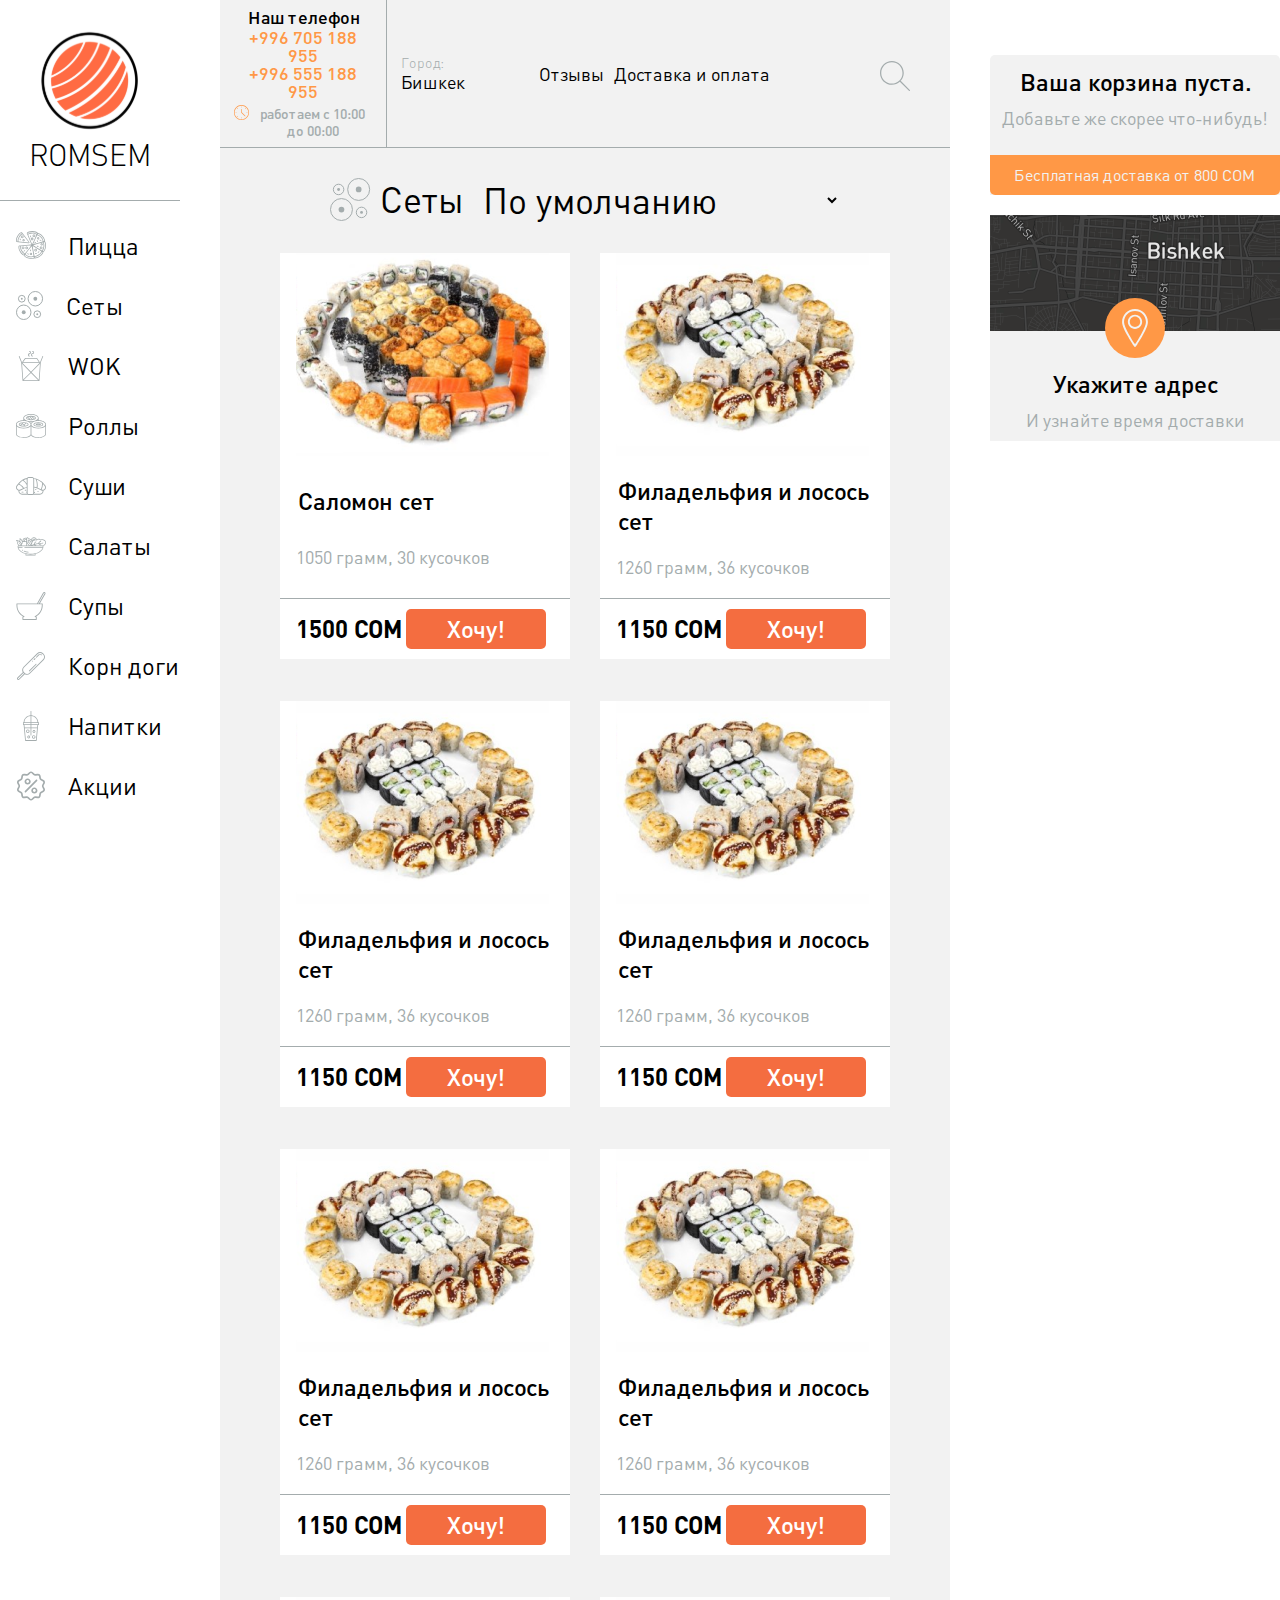
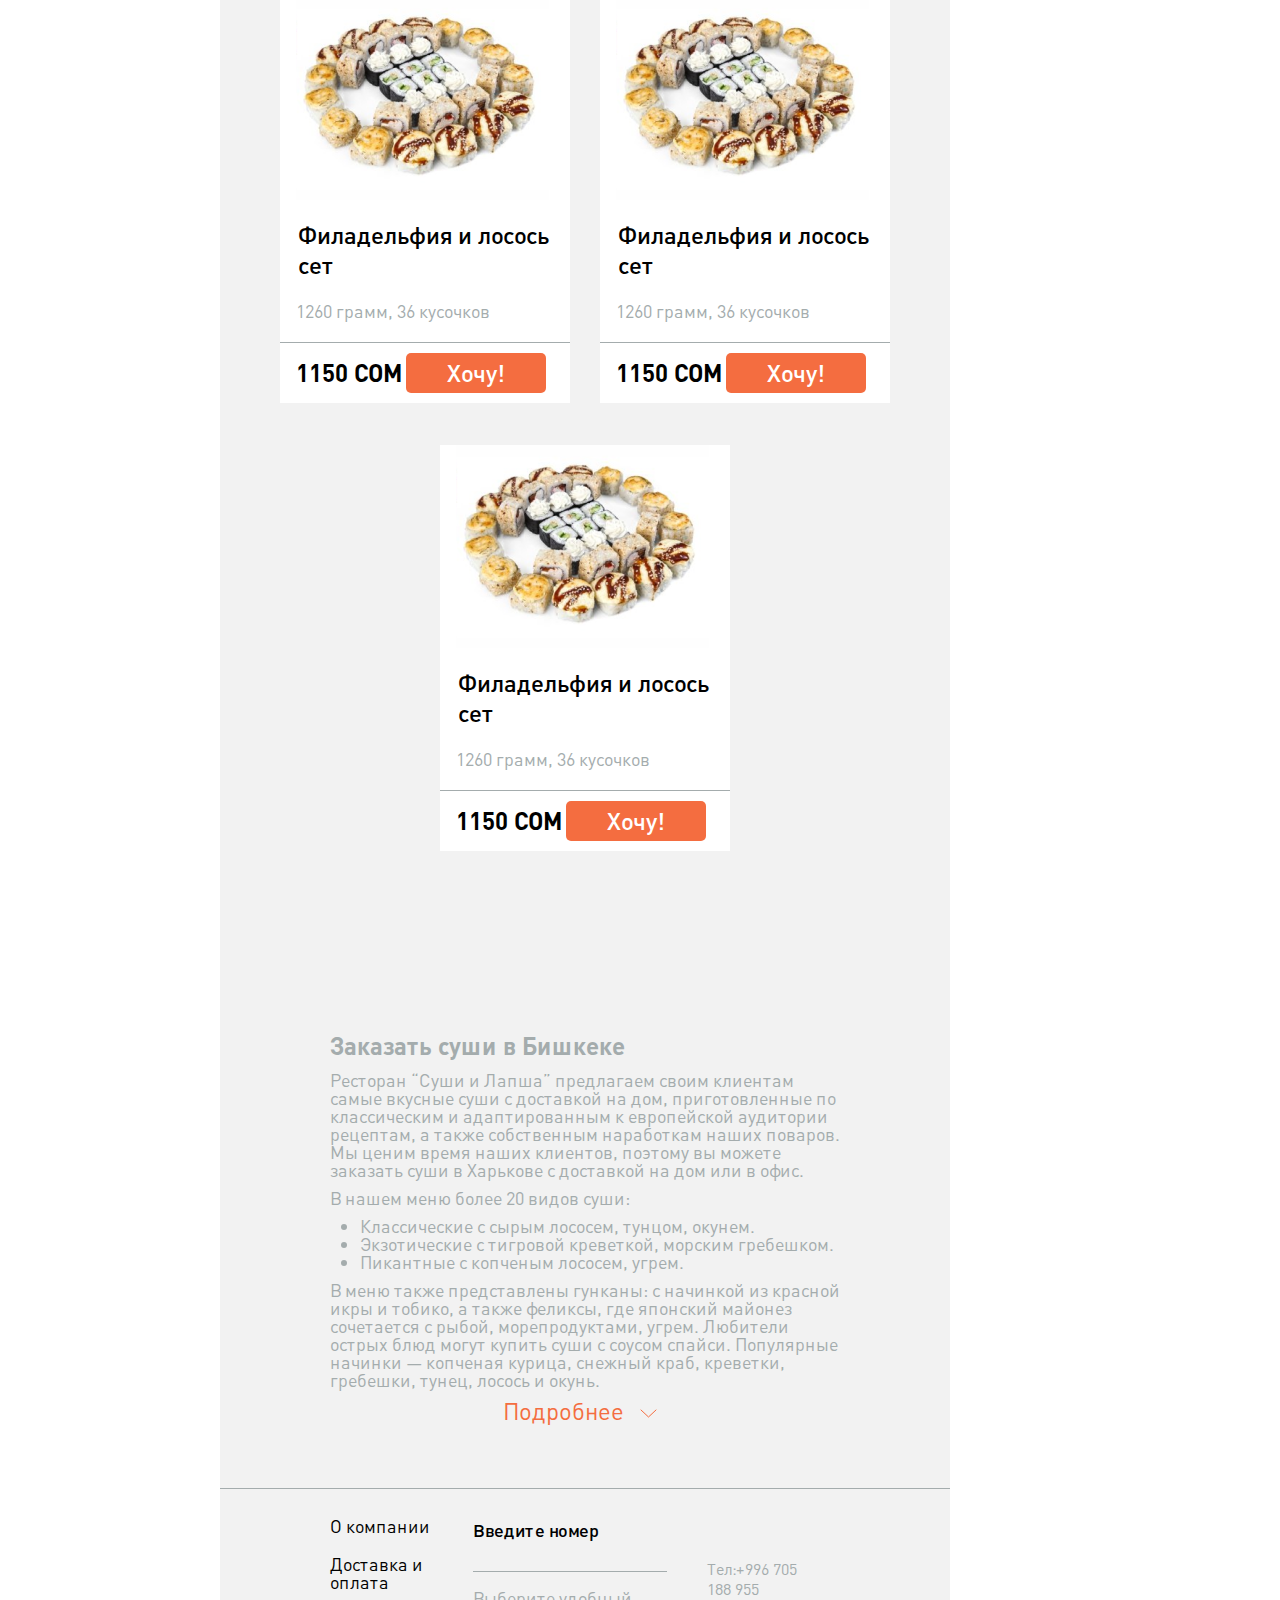
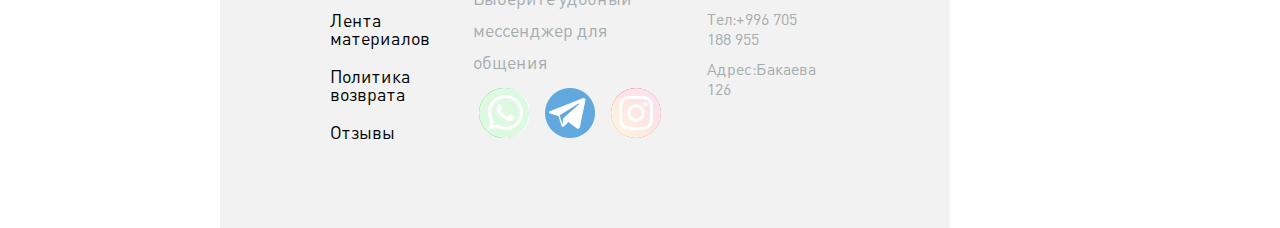
<file: html/products.html>
<!DOCTYPE html>
<html lang="en">
<head>
    <meta charset="UTF-8">
    <meta name="viewport" content="width=device-width, user-scalable=no, initial-scale=1.0, maximum-scale=1.0, minimum-scale=1.0">
    <meta http-equiv="X-UA-Compatible" content="ie=edge">
    <link rel="stylesheet" href="../style/products/products.css">
    <title>ROMSEM</title>
</head>

<body>
    <div class="wrapper">
        <nav class="navigation">
            <div class="navigation__logo-container">
                <a class="navigation__logo-link" href="./index.html">
                    <img class="navigation__logo" src="/img/icons/logo.svg" alt="logo">
                </a>
                <a class="navigation__company-name" href="./index.html">ROMSEM</a>
            </div>

            <ul class="navigation__list">
                <li class="navigation__list-item">
                    <a class="navigation__list-link" href="#">
                        <img class="navigation__list-icon" src="../img/icons/pizza.svg" alt="">
                        Пицца
                    </a>
                </li>

                <li class="navigation__list-item">
                    <a class="navigation__list-link" href="#">
                        <img class="navigation__list-icon" src="../img/icons/sets.svg" alt="">
                        Сеты
                    </a>
                </li>

                <li class="navigation__list-item">
                    <a class="navigation__list-link" href="#">
                        <img class="navigation__list-icon" src="../img/icons/wok.svg" alt="">
                        WOK
                    </a>
                </li>

                <li class="navigation__list-item">
                    <a class="navigation__list-link" href="#">
                        <img class="navigation__list-icon" src="../img/icons/rolls.svg" alt="">
                        Роллы
                    </a>
                </li>

                <li class="navigation__list-item">
                    <a class="navigation__list-link" href="#">
                        <img class="navigation__list-icon" src="../img/icons/sushi.svg" alt="">
                        Суши
                    </a>
                </li>

                <li class="navigation__list-item">
                    <a class="navigation__list-link" href="#">
                        <img class="navigation__list-icon" src="../img/icons/salad.svg" alt="">
                        Салаты
                    </a>
                </li>

                <li class="navigation__list-item">
                    <a class="navigation__list-link" href="#">
                        <img class="navigation__list-icon" src="../img/icons/soups.svg" alt="">
                        Супы
                    </a>
                </li>

                <li class="navigation__list-item">
                    <a class="navigation__list-link" href="#">
                        <img class="navigation__list-icon" src="../img/icons/corn-dogs.svg" alt="">
                        Корн доги
                    </a>
                </li>

                <li class="navigation__list-item">
                    <a class="navigation__list-link" href="#">
                        <img class="navigation__list-icon" src="../img/icons/drink.svg" alt="">
                        Напитки
                    </a>
                </li>

                <li class="navigation__list-item">
                    <a class="navigation__list-link" href="#">
                        <img class="navigation__list-icon" src="../img/icons/stock.svg" alt="">
                        Акции
                    </a>
                </li>
            </ul>
        </nav>

        <div class="container">
            <header class="header">
                <a class="header__logo" href="./index.html">
                    <img src="../img/icons/logo.svg" alt="">
                </a>

                <div class="header__contacts">
                    <span class="header__contact-label">Наш телефон</span>
                    <span class="header__tel">+996 705 188 955</span>
                    <span class="header__tel">+996 555 188 955</span>
                    <div class="header__work-time">
                        <img class="header__work-icon" src="../img/icons/clock.svg" alt="">
                        <span class="header__work-label">работаем с 10:00 до 00:00</span>
                    </div>
                </div>

                <div class="header__nav">
                    <div class="header__location">
                        <span class="header__city-label">Город:</span>
                        <span class="header__city">Бишкек</span>
                    </div>

                    <div class="header__nav-container">
                        <div class="header__nav-link">
                           <span>
                               <a class="header__link-item" href="reviews.html">Отзывы</a>
                           </span>

                           <span>
                               <a class="header__link-item" href="reviews.html">Доставка и оплата</a>
                           </span>
                        </div>

                        <button class="header__search">
                            <img class="header__search-icon" src="/img/icons/search.svg" alt="search">
                        </button>
                    </div>
                </div>
            </header>

            <main class="main">
                <div class="main__title">
                    <h2>
                        <img src="../img/icons/products-sets.svg" alt="">
                        Сеты
                    </h2>

                    <select class="main__list" name="list">
                        <option class="main__list" value="1">По умолчанию</option>
                        <option class="main__list" value="2">Название</option>
                        <option class="main__list" value="3">Сначала дешевле</option>
                        <option class="main__list" value="4">Сначала дороже</option>
                        <option class="main__list" value="5">Количество кусочков</option>
                        <option class="main__list" value="6">Вес</option>
                    </select>
                </div>

                <section class="main__container">
                    <div class="main__card">
                        <a class="main__card-link" href="card-products.html">
                            <img class="main__card-image" src="../img/salomon-sets.png" alt="salomon-sets">
                        </a>

                        <h3 class="main__card-title">
                            <a class="main__card-link" href="card-products.html">Саломон сет</a>
                        </h3>

                        <span class="main__card-weight">1050 грамм, 30 кусочков</span>

                        <div class="main__card-buy">
                            <span class="main__card-price">1500 СОМ</span>

                            <button class="main__card-btn">Хочу!</button>
                        </div>
                    </div>

                    <div class="main__card">
                        <a class="main__card-link" href="card-products.html">
                            <img class="main__card-image" src="../img/philadelphia-salmon-sets.png" alt="philadelphia-salmon-sets">
                        </a>

                        <h3 class="main__card-title">
                            <a class="main__card-link" href="card-products.html">Филадельфия и лосось сет</a>
                        </h3>

                        <span class="main__card-weight">1260 грамм, 36 кусочков</span>

                        <div class="main__card-buy">
                            <span class="main__card-price">1150 СОМ</span>

                            <button class="main__card-btn">Хочу!</button>
                        </div>
                    </div>

                    <div class="main__card">
                        <a class="main__card-link" href="card-products.html">
                            <img class="main__card-image" src="../img/philadelphia-salmon-sets.png" alt="philadelphia-salmon-sets">
                        </a>

                        <h3 class="main__card-title">
                            <a class="main__card-link" href="card-products.html">Филадельфия и лосось сет</a>
                        </h3>

                        <span class="main__card-weight">1260 грамм, 36 кусочков</span>

                        <div class="main__card-buy">
                            <span class="main__card-price">1150 СОМ</span>

                            <button class="main__card-btn">Хочу!</button>
                        </div>
                    </div>

                    <div class="main__card">
                        <a class="main__card-link" href="card-products.html">
                            <img class="main__card-image" src="../img/philadelphia-salmon-sets.png" alt="philadelphia-salmon-sets">
                        </a>

                        <h3 class="main__card-title">
                            <a class="main__card-link" href="card-products.html">Филадельфия и лосось сет</a>
                        </h3>

                        <span class="main__card-weight">1260 грамм, 36 кусочков</span>

                        <div class="main__card-buy">
                            <span class="main__card-price">1150 СОМ</span>

                            <button class="main__card-btn">Хочу!</button>
                        </div>
                    </div>

                    <div class="main__card">
                        <a class="main__card-link" href="card-products.html">
                            <img class="main__card-image" src="../img/philadelphia-salmon-sets.png" alt="philadelphia-salmon-sets">
                        </a>

                        <h3 class="main__card-title">
                            <a class="main__card-link" href="card-products.html">Филадельфия и лосось сет</a>
                        </h3>

                        <span class="main__card-weight">1260 грамм, 36 кусочков</span>

                        <div class="main__card-buy">
                            <span class="main__card-price">1150 СОМ</span>

                            <button class="main__card-btn">Хочу!</button>
                        </div>
                    </div>

                    <div class="main__card">
                        <a class="main__card-link" href="card-products.html">
                            <img class="main__card-image" src="../img/philadelphia-salmon-sets.png" alt="philadelphia-salmon-sets">
                        </a>

                        <h3 class="main__card-title">
                            <a class="main__card-link" href="card-products.html">Филадельфия и лосось сет</a>
                        </h3>

                        <span class="main__card-weight">1260 грамм, 36 кусочков</span>

                        <div class="main__card-buy">
                            <span class="main__card-price">1150 СОМ</span>

                            <button class="main__card-btn">Хочу!</button>
                        </div>
                    </div>

                    <div class="main__card">
                        <a class="main__card-link" href="card-products.html">
                            <img class="main__card-image" src="../img/philadelphia-salmon-sets.png" alt="philadelphia-salmon-sets">
                        </a>

                        <h3 class="main__card-title">
                            <a class="main__card-link" href="card-products.html">Филадельфия и лосось сет</a>
                        </h3>

                        <span class="main__card-weight">1260 грамм, 36 кусочков</span>

                        <div class="main__card-buy">
                            <span class="main__card-price">1150 СОМ</span>

                            <button class="main__card-btn">Хочу!</button>
                        </div>
                    </div>

                    <div class="main__card">
                        <a class="main__card-link" href="card-products.html">
                            <img class="main__card-image" src="../img/philadelphia-salmon-sets.png" alt="philadelphia-salmon-sets">
                        </a>

                        <h3 class="main__card-title">
                            <a class="main__card-link" href="card-products.html">Филадельфия и лосось сет</a>
                        </h3>

                        <span class="main__card-weight">1260 грамм, 36 кусочков</span>

                        <div class="main__card-buy">
                            <span class="main__card-price">1150 СОМ</span>

                            <button class="main__card-btn">Хочу!</button>
                        </div>
                    </div>

                    <div class="main__card">
                        <a class="main__card-link" href="card-products.html">
                            <img class="main__card-image" src="../img/philadelphia-salmon-sets.png" alt="philadelphia-salmon-sets">
                        </a>

                        <h3 class="main__card-title">
                            <a class="main__card-link" href="card-products.html">Филадельфия и лосось сет</a>
                        </h3>

                        <span class="main__card-weight">1260 грамм, 36 кусочков</span>

                        <div class="main__card-buy">
                            <span class="main__card-price">1150 СОМ</span>

                            <button class="main__card-btn">Хочу!</button>
                        </div>
                    </div>
                </section>

                <section class="main__description">
                    <h3 class="main__description-tittle">Заказать суши в Бишкеке</h3>

                    <p class="main__description-text">
                        Ресторан “Суши и Лапша” предлагаем своим клиентам самые вкусные суши с доставкой на дом, приготовленные по классическим и адаптированным к европейской аудитории рецептам, а также собственным наработкам наших поваров. Мы ценим время наших клиентов, поэтому вы можете заказать суши в Харькове с доставкой на дом или в офис.
                    </p>

                    <p class="main__description-text">
                        В нашем меню более 20 видов суши:
                    </p>

                    <ul class="main__description-list">
                        <li class="main__description-item">
                            Классические с сырым лососем, тунцом, окунем.
                        </li>

                        <li class="main__description-item">
                            Экзотические с тигровой креветкой, морским гребешком.
                        </li>

                        <li class="main__description-item">
                            Пикантные с копченым лососем, угрем.
                        </li>
                    </ul>

                    <p class="main__description-text">
                        В меню также представлены гунканы: с начинкой из красной икры и тобико, а также феликсы, где японский майонез сочетается с рыбой, морепродуктами, угрем. Любители острых блюд могут купить суши с соусом спайси. Популярные начинки — копченая курица, снежный краб, креветки, гребешки, тунец, лосось и окунь.
                    </p>

                    <button class="main__description-btn">
                        Подробнее
                        <img class="main__description-icon" src="../img/icons/arrow.svg" alt="">
                    </button>
                </section>
            </main>

            <footer class="footer">
                <div class="footer__link">
                    <a class="footer__item" href="">О компании</a>
                    <a class="footer__item" href="">Доставка и оплата</a>
                    <a class="footer__item" href="">Лента материалов</a>
                    <a class="footer__item" href="">Политика возврата</a>
                    <a class="footer__item" href="./basket.html">Отзывы</a>
                </div>

                <div class="footer__container-social">
                    <label class="footer__label" for="tel">Введите номер</label>
                    <input class="footer__tel" type="tel" name="tel" id="tel">
                    <span class="footer__text">
                        Выберите удобный
                        мессенджер для общения
                    </span>
                    <div class="footer__social">
                        <a class="footer__social-link" href="#">
                            <img src="../img/icons/whatsapp.svg" alt="">
                        </a>

                         <a class="footer__social-link" href="#">
                            <img src="../img/icons/telegram.svg" alt="">
                        </a>

                         <a class="footer__social-link" href="#">
                            <img src="../img/icons/instagram.svg" alt="">
                        </a>
                    </div>
                </div>

                <div class="footer__container-numbers">
                    <span class="footer__number">
                        Тел:+996 705 188 955
                    </span>
                    <span class="footer__number">
                        Тел:+996 705 188 955
                    </span>
                    <span class="footer__number">
                        Адрес:Бакаева 126
                    </span>
                </div>
            </footer>
        </div>

        <aside class="aside">
            <div class="aside__cart">
                <h3 class="aside__cart-title">Ваша корзина пуста.</h3>
                <span class="aside__cart-content">Добавьте же скорее что-нибудь!</span>
                <a class="aside__promotion-link" href="./basket.html">
                    Бесплатная доставка от 800 СОМ
                </a>
            </div>

            <div class="aside__address">
                <img class="aside__map" src="../img/aside-map.png" alt="">
                <a class="aside__map-icon" href="#">
                    <img  src="/img/map-bg.svg" alt="">
                </a>
                <a class="aside__map-point" href="#">
                    <img  src="/img/icons/map-point.svg" alt="">
                </a>
                <span class="aside__take-address">Укажите адрес</span>
                <span class="aside__text">И узнайте время доставки</span>
            </div>
        </aside>
    </div>
</body>
</html>
</file>
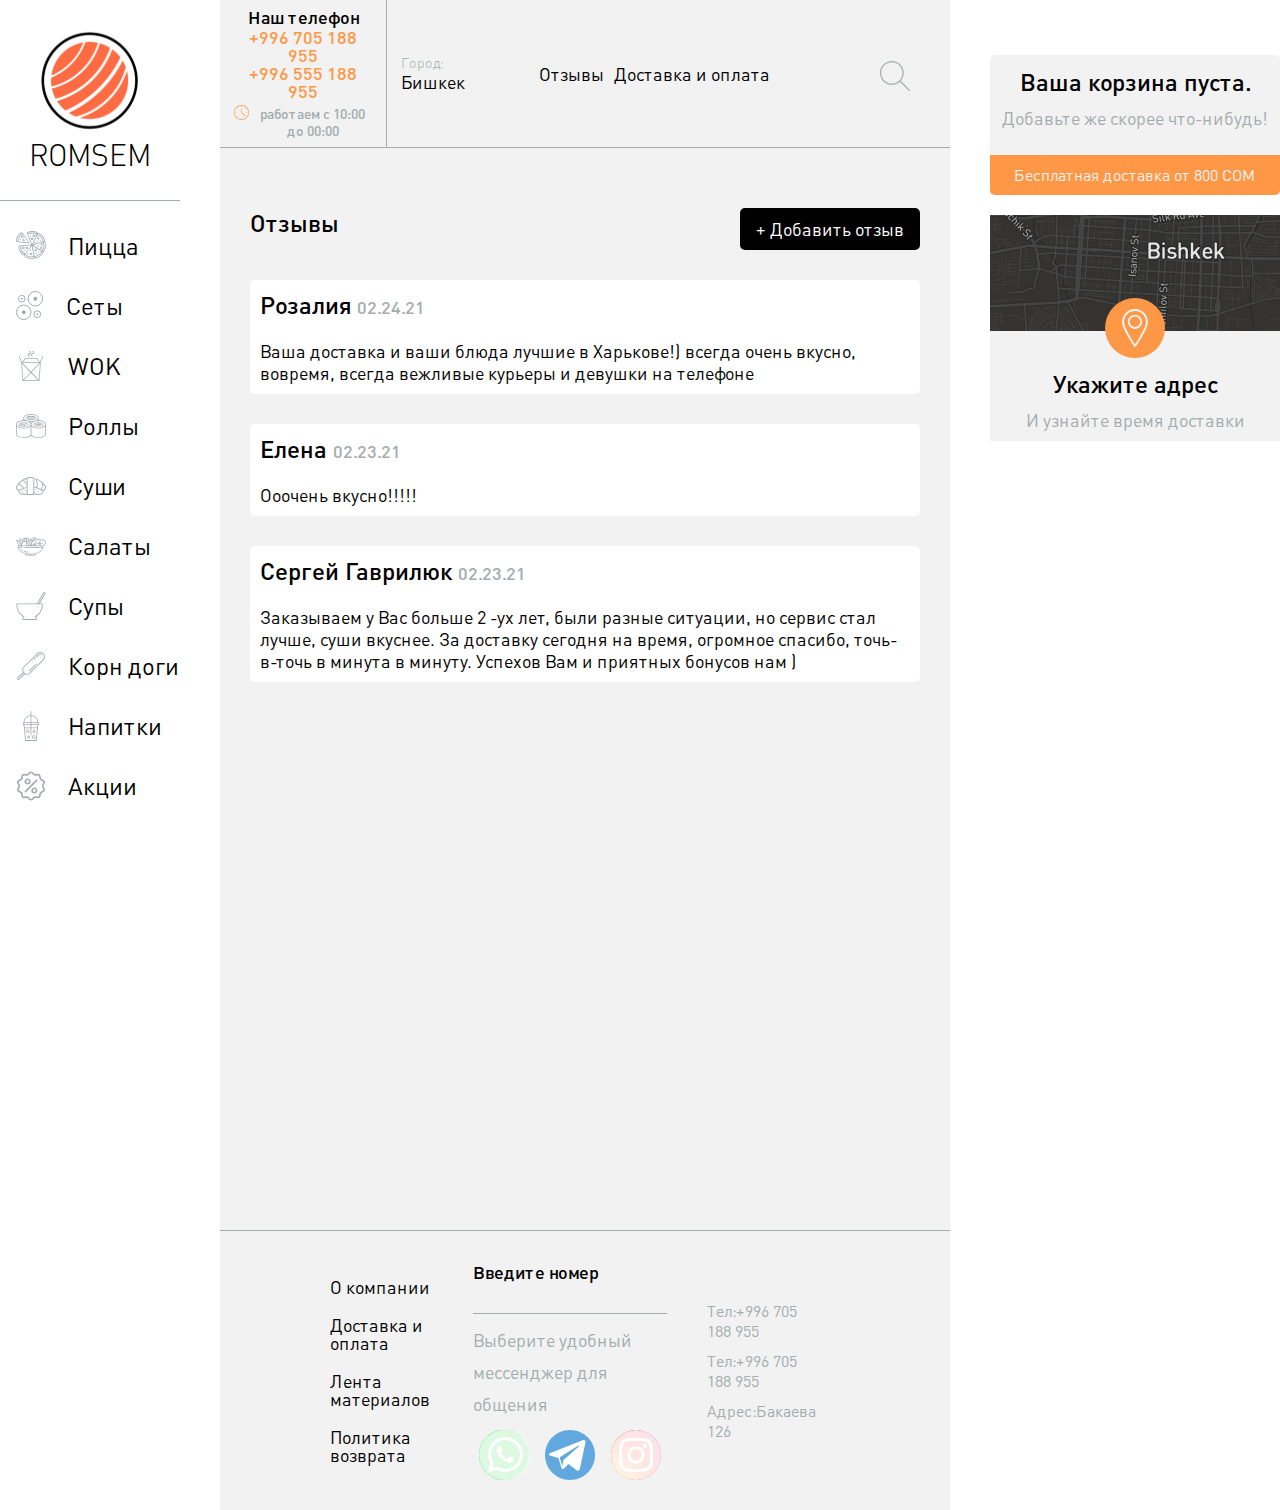
<file: html/reviews.html>
<!DOCTYPE html>
<html lang="en">
<head>
    <meta charset="UTF-8">
    <meta name="viewport" content="width=device-width, user-scalable=no, initial-scale=1.0, maximum-scale=1.0, minimum-scale=1.0">
    <meta http-equiv="X-UA-Compatible" content="ie=edge">
    <link rel="stylesheet" href="/style/reviews/reviews.css">
    <title>ROMSEM</title>
</head>

<body>
    <div class="wrapper">
        <nav class="navigation">
            <div class="navigation__logo-container">
                <a class="navigation__logo-link" href="./index.html">
                    <img class="navigation__logo" src="/img/icons/logo.svg" alt="logo">
                </a>
                <a class="navigation__company-name" href="./index.html">ROMSEM</a>
            </div>

            <ul class="navigation__list">
                <li class="navigation__list-item">
                    <a class="navigation__list-link" href="../html/products.html">
                        <img class="navigation__list-icon" src="../img/icons/pizza.svg" alt="">
                        Пицца
                    </a>
                </li>

                <li class="navigation__list-item">
                    <a class="navigation__list-link" href="../html/products.html">
                        <img class="navigation__list-icon" src="../img/icons/sets.svg" alt="">
                        Сеты
                    </a>
                </li>

                <li class="navigation__list-item">
                    <a class="navigation__list-link" href="../html/products.html">
                        <img class="navigation__list-icon" src="../img/icons/wok.svg" alt="">
                        WOK
                    </a>
                </li>

                <li class="navigation__list-item">
                    <a class="navigation__list-link" href="../html/products.html">
                        <img class="navigation__list-icon" src="../img/icons/rolls.svg" alt="">
                        Роллы
                    </a>
                </li>

                <li class="navigation__list-item">
                    <a class="navigation__list-link" href="../html/products.html">
                        <img class="navigation__list-icon" src="../img/icons/sushi.svg" alt="">
                        Суши
                    </a>
                </li>

                <li class="navigation__list-item">
                    <a class="navigation__list-link" href="../html/products.html">
                        <img class="navigation__list-icon" src="../img/icons/salad.svg" alt="">
                        Салаты
                    </a>
                </li>

                <li class="navigation__list-item">
                    <a class="navigation__list-link" href="../html/products.html">
                        <img class="navigation__list-icon" src="../img/icons/soups.svg" alt="">
                        Супы
                    </a>
                </li>

                <li class="navigation__list-item">
                    <a class="navigation__list-link" href="../html/products.html">
                        <img class="navigation__list-icon" src="../img/icons/corn-dogs.svg" alt="">
                        Корн доги
                    </a>
                </li>

                <li class="navigation__list-item">
                    <a class="navigation__list-link" href="../html/products.html">
                        <img class="navigation__list-icon" src="../img/icons/drink.svg" alt="">
                        Напитки
                    </a>
                </li>

                <li class="navigation__list-item">
                    <a class="navigation__list-link" href="../html/products.html">
                        <img class="navigation__list-icon" src="../img/icons/stock.svg" alt="">
                        Акции
                    </a>
                </li>
            </ul>
        </nav>

        <div class="container">
            <header class="header">
                <a class="header__logo" href="./index.html">
                    <img src="../img/icons/logo.svg" alt="">
                </a>

                <div class="header__contacts">
                    <span class="header__contact-label">Наш телефон</span>
                    <span class="header__tel">+996 705 188 955</span>
                    <span class="header__tel">+996 555 188 955</span>
                    <div class="header__work-time">
                        <img class="header__work-icon" src="../img/icons/clock.svg" alt="">
                        <span class="header__work-label">работаем с 10:00 до 00:00</span>
                    </div>
                </div>

                <div class="header__nav">
                    <div class="header__location">
                        <span class="header__city-label">Город:</span>
                        <span class="header__city">Бишкек</span>
                    </div>

                    <div class="header__nav-container">
                        <div class="header__nav-link">
                           <span>
                               <a class="header__link-item" href="#">Отзывы</a>
                           </span>

                           <span>
                               <a class="header__link-item" href="#">Доставка и оплата</a>
                           </span>
                        </div>

                        <button class="header__search">
                            <img class="header__search-icon" src="/img/icons/search.svg" alt="search">
                        </button>
                    </div>
                </div>
            </header>

            <main class="main">
                <section class="main__container-tittle">
                    <h2 class="main__tittle">Отзывы</h2>
                    <button class="main__tittle-btn">
                        + Добавить отзыв
                    </button>
                </section>

                <section class="main__container-reviews">
                    <div class="main__reviews">
                        <h3 class="main__tittle">
                            Розалия
                            <span class="main__reviews-data">02.24.21</span>
                        </h3>

                        <p class="main__reviews-text">
                            Ваша доставка и ваши блюда лучшие в Харькове!) всегда очень вкусно, вовремя, всегда вежливые курьеры и девушки на телефоне
                        </p>
                    </div>

                    <div class="main__reviews">
                        <h3 class="main__tittle">
                            Елена
                            <span class="main__reviews-data">02.23.21</span>
                        </h3>

                        <p class="main__reviews-text">
                            Ооочень вкусно!!!!!
                        </p>
                    </div>

                    <div class="main__reviews">
                        <h3 class="main__tittle">
                            Сергей Гаврилюк
                            <span class="main__reviews-data">02.23.21</span>
                        </h3>

                        <p class="main__reviews-text">
                            Заказываем у Вас больше 2 -ух лет, были разные ситуации, но сервис стал лучше, суши вкуснее. За доставку сегодня на время, огромное спасибо, точь-в-точь в минута в минуту. Успехов Вам и приятных бонусов нам )
                        </p>
                    </div>
                </section>
            </main>

            <footer class="footer">
                <div class="footer__link">
                    <a class="footer__item" href="">О компании</a>
                    <a class="footer__item" href="">Доставка и оплата</a>
                    <a class="footer__item" href="">Лента материалов</a>
                    <a class="footer__item" href="">Политика возврата</a>
                </div>

                <div class="footer__container-social">
                    <label class="footer__label" for="tel">Введите номер</label>
                    <input class="footer__tel" type="tel" name="tel" id="tel">
                    <span class="footer__text">
                        Выберите удобный
                        мессенджер для общения
                    </span>
                    <div class="footer__social">
                        <a class="footer__social-link" href="#">
                            <img src="../img/icons/whatsapp.svg" alt="">
                        </a>

                         <a class="footer__social-link" href="#">
                            <img src="../img/icons/telegram.svg" alt="">
                        </a>

                         <a class="footer__social-link" href="#">
                            <img src="../img/icons/instagram.svg" alt="">
                        </a>
                    </div>
                </div>

                <div class="footer__container-numbers">
                    <span class="footer__number">
                        Тел:+996 705 188 955
                    </span>
                    <span class="footer__number">
                        Тел:+996 705 188 955
                    </span>
                    <span class="footer__number">
                        Адрес:Бакаева 126
                    </span>
                </div>
            </footer>
        </div>

        <aside class="aside">
            <div class="aside__cart">
                <h3 class="aside__cart-title">Ваша корзина пуста.</h3>
                <span class="aside__cart-content">Добавьте же скорее что-нибудь!</span>
                <a class="aside__promotion-link" href="./basket.html">
                    Бесплатная доставка от 800 СОМ
                </a>
            </div>

            <div class="aside__address">
                <img class="aside__map" src="../img/aside-map.png" alt="">
                <a class="aside__map-icon" href="./basket.html">
                    <img  src="/img/map-bg.svg" alt="">
                </a>
                <a class="aside__map-point" href="#">
                    <img  src="/img/icons/map-point.svg" alt="">
                </a>
                <span class="aside__take-address">Укажите адрес</span>
                <span class="aside__text">И узнайте время доставки</span>
            </div>
        </aside>
    </div>
</body>
</html>
</file>
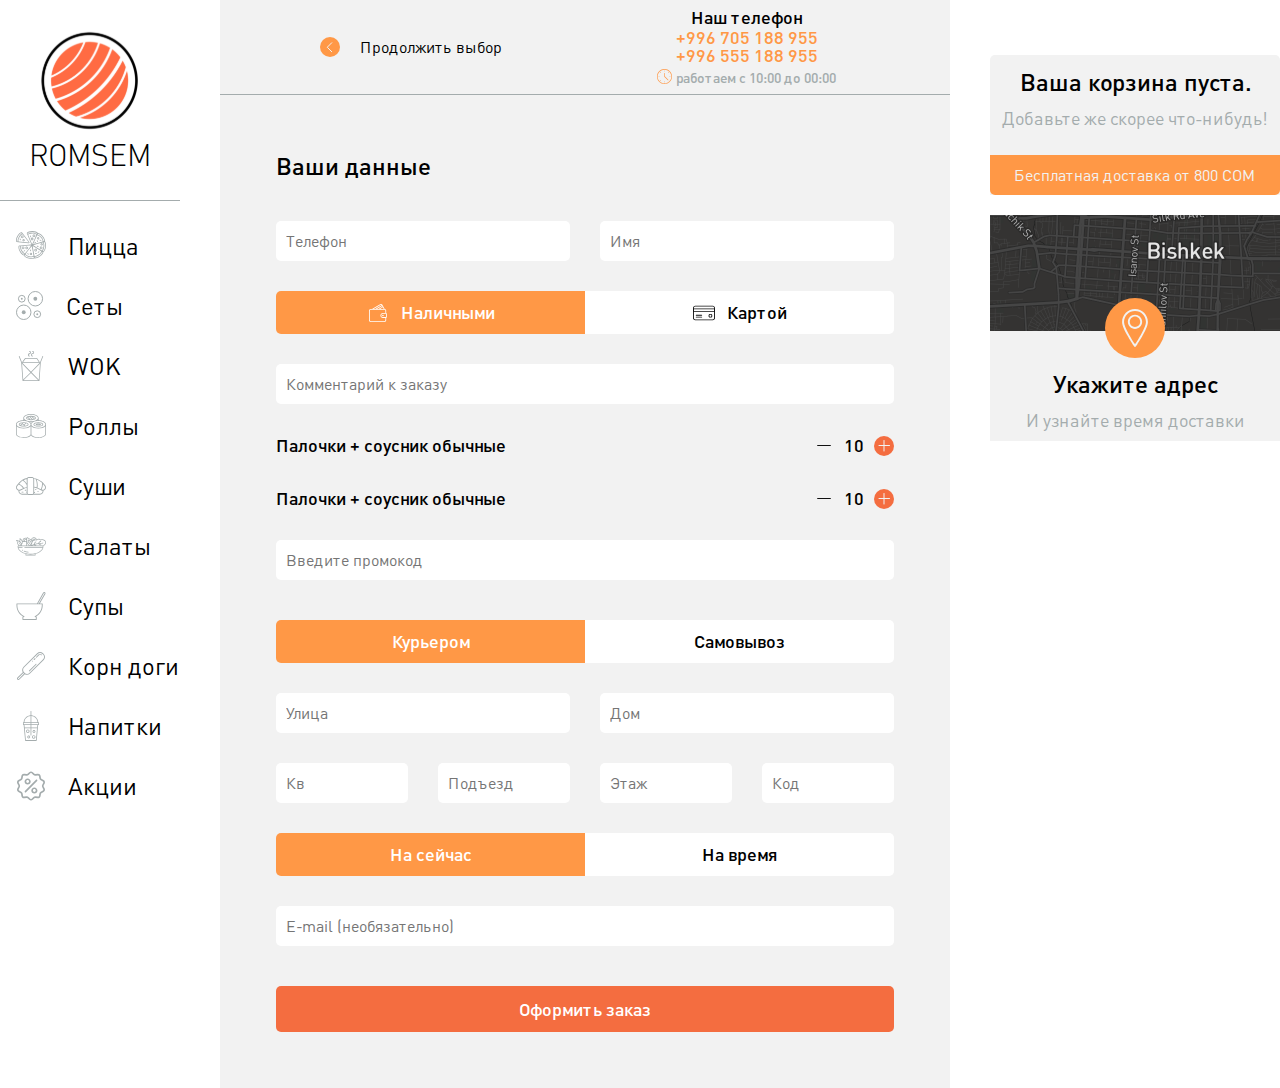
<file: pages/basket.html>
<!DOCTYPE html>
<html lang="en">
<head>
    <meta charset="UTF-8">
    <meta name="viewport" content="width=device-width, user-scalable=no, initial-scale=1.0, maximum-scale=1.0, minimum-scale=1.0">
    <meta http-equiv="X-UA-Compatible" content="ie=edge">
    <link rel="stylesheet" href="/styles/basket/basket.css">
    <title>ROMSEM</title>
</head>

<body>
    <div class="wrapper">
        <nav class="navigation">
            <div class="navigation__logo-container">
                <a class="navigation__logo-link" href="./index.html">
                    <img class="navigation__logo" src="/img/icons/logo.svg" alt="logo">
                </a>
                <a class="navigation__company-name" href="./index.html">ROMSEM</a>
            </div>

            <ul class="navigation__list">
                <li class="navigation__list-item">
                    <a class="navigation__list-link" href="./products.html">
                        <img class="navigation__list-icon" src="../img/icons/pizza.svg" alt="">
                        Пицца
                    </a>
                </li>

                <li class="navigation__list-item">
                    <a class="navigation__list-link" href="./products.html">
                        <img class="navigation__list-icon" src="../img/icons/sets.svg" alt="">
                        Сеты
                    </a>
                </li>

                <li class="navigation__list-item">
                    <a class="navigation__list-link" href="./products.html">
                        <img class="navigation__list-icon" src="../img/icons/wok.svg" alt="">
                        WOK
                    </a>
                </li>

                <li class="navigation__list-item">
                    <a class="navigation__list-link" href="./products.html">
                        <img class="navigation__list-icon" src="../img/icons/rolls.svg" alt="">
                        Роллы
                    </a>
                </li>

                <li class="navigation__list-item">
                    <a class="navigation__list-link" href="./products.html">
                        <img class="navigation__list-icon" src="../img/icons/sushi.svg" alt="">
                        Суши
                    </a>
                </li>

                <li class="navigation__list-item">
                    <a class="navigation__list-link" href="./products.html">
                        <img class="navigation__list-icon" src="../img/icons/salad.svg" alt="">
                        Салаты
                    </a>
                </li>

                <li class="navigation__list-item">
                    <a class="navigation__list-link" href="./products.html">
                        <img class="navigation__list-icon" src="../img/icons/soups.svg" alt="">
                        Супы
                    </a>
                </li>

                <li class="navigation__list-item">
                    <a class="navigation__list-link" href="./products.html">
                        <img class="navigation__list-icon" src="../img/icons/corn-dogs.svg" alt="">
                        Корн доги
                    </a>
                </li>

                <li class="navigation__list-item">
                    <a class="navigation__list-link" href="./products.html">
                        <img class="navigation__list-icon" src="../img/icons/drink.svg" alt="">
                        Напитки
                    </a>
                </li>

                <li class="navigation__list-item">
                    <a class="navigation__list-link" href="./products.html">
                        <img class="navigation__list-icon" src="../img/icons/stock.svg" alt="">
                        Акции
                    </a>
                </li>
            </ul>
        </nav>

        <div class="container">
            <header class="header">
                <button class="header__button">
                    <img src="../img/icons/arrow-left.svg" alt="">
                    Продолжить выбор
                </button>

                <a class="header__logo" href="./index.html">
                    <img src="../img/icons/logo.svg" alt="">
                </a>

                <div class="header__contacts">
                    <span class="header__contact-label">Наш телефон</span>
                    <span class="header__tel">+996 705 188 955</span>
                    <span class="header__tel">+996 555 188 955</span>
                    <div class="header__work-time">
                        <img class="header__work-icon" src="../img/icons/clock.svg" alt="">
                        <span class="header__work-label">работаем с 10:00 до 00:00</span>
                    </div>
                </div>
            </header>

            <main class="main">
                <form class="form" action="#">
                    <h1 class="form__title">Ваши данные</h1>

                    <div class="form__container">
                        <div class="form__fields-container">
                            <div class="form__tel">
                                <input class="form__item form__item-tel"  type="tel" name="tel"  placeholder="Телефон">

                                <input class="form__item form__item-tel" type="text" name="name" placeholder="Имя">
                            </div>

                            <div class="form__container-input">
                                <label class="form__item-radio form__text form__item-radio--active">
                                    <input class="form__input-radio" type="radio" name="cash">
                                    <img src="../img/icons/cash.svg" alt="">
                                    Наличными
                                </label>

                                 <label class="form__item-radio form__text">
                                     <input class="form__input-radio" type="radio" name="card">
                                     <img src="../img/icons/card.svg" alt="">
                                     Картой
                                </label>
                            </div>

                            <input class="form__item grid__item-comment" type="text" name="text" placeholder="Комментарий к заказу">

                            <div class="form__container-button">
                                <span class="form__text">Палочки + соусник обычные</span>
                                <div class="form__buttons">
                                    <button class="form__button">
                                        <img class="form__button-icon" src="../img/icons/minus.svg" alt="">
                                    </button>

                                    <span class="form__text">10</span>

                                    <button class="form__button">
                                        <img class="form__button-icon" src="../img/icons/plus.svg" alt="">
                                    </button>
                                </div>
                            </div>

                            <div class="form__container-button">
                                <span class="form__text">Палочки + соусник обычные</span>
                                <div class="form__buttons">
                                    <button class="form__button">
                                        <img class="form__button-icon" src="../img/icons/minus.svg" alt="">
                                    </button>

                                    <span class="form__text">10</span>

                                    <button class="form__button">
                                        <img class="form__button-icon" src="../img/icons/plus.svg" alt="">
                                    </button>
                                </div>
                            </div>

                            <input class="form__item grid__item-promo" type="text" name="text" placeholder="Введите промокод">
                        </div>

                        <div class="form__fields-container">
                            <div class="form__container-input">
                                <label class="form__item-radio form__text form__item-radio--active">
                                    <input class="form__input-radio" type="radio" name="courier">
                                    Курьером
                                </label>

                                 <label class="form__item-radio form__text">
                                     <input class="form__input-radio"  type="radio" name="card">
                                    Самовывоз
                                </label>
                            </div>

                            <div class="form__str-home">
                                <input class="form__item form__item-str"  type="text" name="text"  placeholder="Улица">

                                <input class="form__item form__item-str" type="text" name="text" placeholder="Дом">
                            </div>

                            <div class="form__home">
                                <input class="form__item form__item-width" type="text" name="text" placeholder="Кв">

                                <input class="form__item form__item-width"  type="text" name="text"  placeholder="Подъезд">

                                <input class="form__item form__item-width" type="text" name="text" placeholder="Этаж">

                                <input class="form__item form__item-width"  type="text" name="text"  placeholder="Код">
                            </div>

                            <div class="form__container-input">
                                <label class="form__item-radio form__text form__item-radio--active">
                                    На сейчас
                                    <input class="form__input-radio" type="radio">
                                </label>

                                 <label class="form__item-radio form__text">
                                     <input class="form__input-radio" type="radio">
                                     На время
                                </label>
                            </div>

                            <input class="form__item" type="email" name="email" placeholder="E-mail (необязательно)">
                        </div>
                    </div>

                    <button class="form__button-checkout">Оформить заказ</button>
                </form>
            </main>
        </div>

        <aside class="aside">
            <div class="aside__cart">
                <h3 class="aside__cart-title">Ваша корзина пуста.</h3>
                <span class="aside__cart-content">Добавьте же скорее что-нибудь!</span>
                <a class="aside__promotion-link" href="./basket.html">
                    Бесплатная доставка от 800 СОМ
                </a>
            </div>

            <div class="aside__address">
                <img class="aside__map" src="../img/aside-map.png" alt="">
                <a class="aside__map-icon" href="#">
                    <img  src="/img/map-bg.svg" alt="">
                </a>
                <a class="aside__map-point" href="#">
                    <img  src="/img/icons/map-point.svg" alt="">
                </a>
                <span class="aside__take-address">Укажите адрес</span>
                <span class="aside__text">И узнайте время доставки</span>
            </div>
        </aside>
    </div>
</body>
</html>
</file>
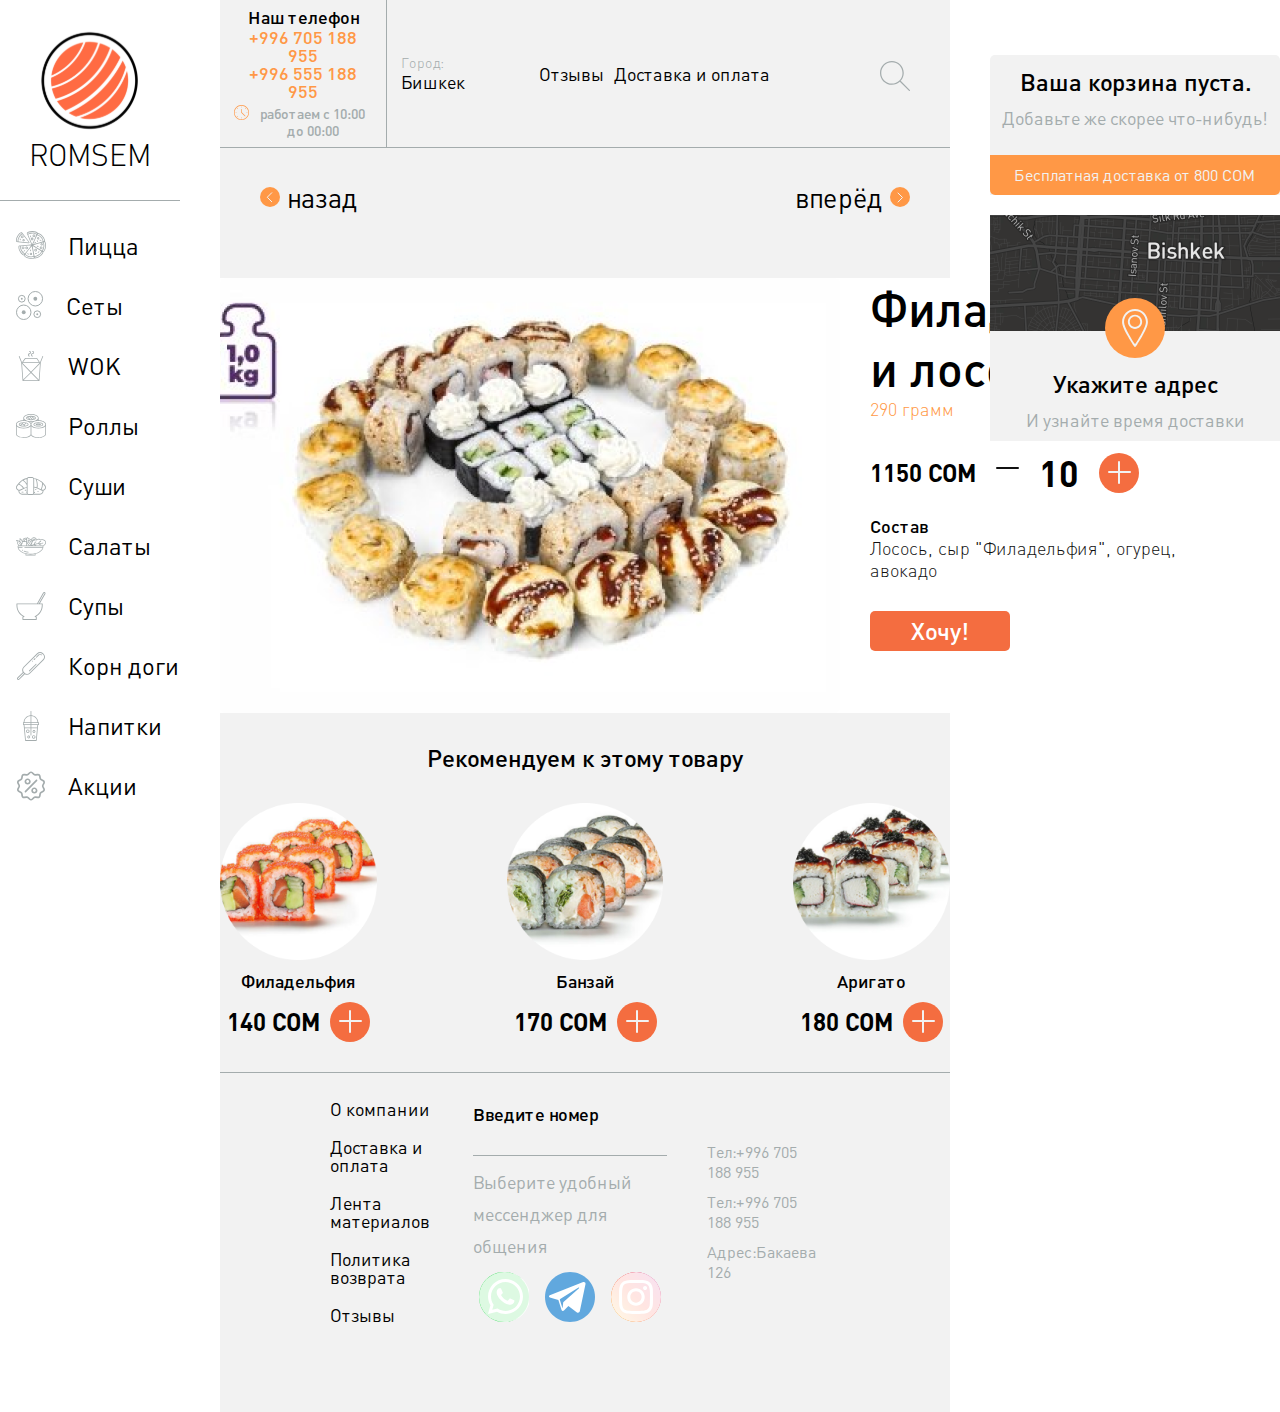
<file: pages/card-products.html>
<!DOCTYPE html>
<html lang="en">
<head>
    <meta charset="UTF-8">
    <meta name="viewport" content="width=device-width, user-scalable=no, initial-scale=1.0, maximum-scale=1.0, minimum-scale=1.0">
    <meta http-equiv="X-UA-Compatible" content="ie=edge">
    <link rel="stylesheet" href="/styles/card-products/card-products.css">
    <title>ROMSEM</title>
</head>

<body>
    <div class="wrapper">
        <nav class="navigation">
            <div class="navigation__logo-container">
                <a class="navigation__logo-link" href="./index.html">
                    <img class="navigation__logo" src="/img/icons/logo.svg" alt="logo">
                </a>

                <a class="navigation__company-name" href="./index.html">ROMSEM</a>
            </div>

            <ul class="navigation__list">
                <li class="navigation__list-item">
                    <a class="navigation__list-link" href="./products.html">
                        <img class="navigation__list-icon" src="../img/icons/pizza.svg" alt="">
                        Пицца
                    </a>
                </li>

                <li class="navigation__list-item">
                    <a class="navigation__list-link" href="./products.html">
                        <img class="navigation__list-icon" src="../img/icons/sets.svg" alt="">
                        Сеты
                    </a>
                </li>

                <li class="navigation__list-item">
                    <a class="navigation__list-link" href="./products.html">
                        <img class="navigation__list-icon" src="../img/icons/wok.svg" alt="">
                        WOK
                    </a>
                </li>

                <li class="navigation__list-item">
                    <a class="navigation__list-link" href="./products.html">
                        <img class="navigation__list-icon" src="../img/icons/rolls.svg" alt="">
                        Роллы
                    </a>
                </li>

                <li class="navigation__list-item">
                    <a class="navigation__list-link" href="./products.html">
                        <img class="navigation__list-icon" src="../img/icons/sushi.svg" alt="">
                        Суши
                    </a>
                </li>

                <li class="navigation__list-item">
                    <a class="navigation__list-link" href="./products.html">
                        <img class="navigation__list-icon" src="../img/icons/salad.svg" alt="">
                        Салаты
                    </a>
                </li>

                <li class="navigation__list-item">
                    <a class="navigation__list-link" href="./products.html">
                        <img class="navigation__list-icon" src="../img/icons/soups.svg" alt="">
                        Супы
                    </a>
                </li>

                <li class="navigation__list-item">
                    <a class="navigation__list-link" href="./products.html">
                        <img class="navigation__list-icon" src="../img/icons/corn-dogs.svg" alt="">
                        Корн доги
                    </a>
                </li>

                <li class="navigation__list-item">
                    <a class="navigation__list-link" href="./products.html">
                        <img class="navigation__list-icon" src="../img/icons/drink.svg" alt="">
                        Напитки
                    </a>
                </li>

                <li class="navigation__list-item">
                    <a class="navigation__list-link" href="./products.html">
                        <img class="navigation__list-icon" src="../img/icons/stock.svg" alt="">
                        Акции
                    </a>
                </li>
            </ul>
        </nav>

        <div class="container">
            <header class="header">
                <a class="header__logo" href="./index.html">
                    <img src="../img/icons/logo.svg" alt="">
                </a>

                <div class="header__contacts">
                    <span class="header__contact-label">Наш телефон</span>
                    <span class="header__tel">+996 705 188 955</span>
                    <span class="header__tel">+996 555 188 955</span>
                    <div class="header__work-time">
                        <img class="header__work-icon" src="../img/icons/clock.svg" alt="">
                        <span class="header__work-label">работаем с 10:00 до 00:00</span>
                    </div>
                </div>

                <div class="header__nav">
                    <div class="header__location">
                        <span class="header__city-label">Город:</span>
                        <span class="header__city">Бишкек</span>
                    </div>

                    <div class="header__nav-container">
                        <div class="header__nav-link">
                           <span>
                               <a class="header__link-item" href="reviews.html">Отзывы</a>
                           </span>

                           <span>
                               <a class="header__link-item" href="reviews.html">Доставка и оплата</a>
                           </span>
                        </div>

                        <button class="header__search">
                            <img class="header__search-icon" src="/img/icons/search.svg" alt="search">
                        </button>
                    </div>
                </div>
            </header>

            <main class="main">
                <div class="main__container-button">
                    <button class="main__button">
                        <img src="../img/icons/arrow-left.svg" alt="">
                        назад
                    </button>

                    <button class="main__button">
                        вперёд
                        <img src="../img/icons/arrow-right.svg" alt="">
                    </button>
                </div>

                <section class="main__card">
                    <img src="../img/philadelphia-salmon-sets-big.png" alt="philadelphia">

                    <div class="main__container-card">
                        <h2 class="main__card-title">Филадельфия и лосось сет</h2>

                        <span class="main__title-description">290 грамм</span>

                        <div class="main__price-product">
                            <span class="main__price">1150 COM</span>

                            <button class="main__btn-minus">
                                <img class="main__minus-icon" src="../img/icons/minus.svg" alt="">
                            </button>

                            <span class="main__btn-amount">10</span>

                            <button class="main__btn-plus">
                                <img src="../img/icons/plus.svg" alt="">
                            </button>
                        </div>

                        <span class="main__card-subtitle">Состав</span>

                        <span class="main__card-description">Лосось, сыр "Филадельфия", огурец, авокадо</span>

                        <a class="main__buy" href="./basket.html">Хочу!</a>
                    </div>
                </section>

                <section class="main__container-cards">
                    <h3 class="main__card-recommendation">Рекомендуем к этому товару</h3>
                    <div class="main__container-product">
                        <div class="main__product">
                            <a href="#">
                                <img src="../img/philadelphia-product-cart.png" alt="">
                            </a>

                            <h4 class="main__product-tittle">Филадельфия</h4>

                            <button class="main__product-btn">
                                140 COM
                                <img src="../img/icons/plus.svg" alt="">
                            </button>
                        </div>

                        <div class="main__product">
                            <a href="#">
                                <img src="../img/banzai.png" alt="">
                            </a>

                            <h4 class="main__product-tittle">Банзай</h4>

                            <button class="main__product-btn">
                                170 COM
                                <img src="../img/icons/plus.svg" alt="">
                            </button>
                        </div>

                        <div class="main__product">
                            <a href="#">
                                <img src="../img/arigato.png" alt="">
                            </a>

                            <h4 class="main__product-tittle">Аригато</h4>

                            <button class="main__product-btn">
                                180 COM
                                <img src="../img/icons/plus.svg" alt="">
                            </button>
                        </div>
                    </div>
                </section>
            </main>

            <footer class="footer">
                <div class="footer__link">
                    <a class="footer__item" href="">О компании</a>
                    <a class="footer__item" href="">Доставка и оплата</a>
                    <a class="footer__item" href="">Лента материалов</a>
                    <a class="footer__item" href="">Политика возврата</a>
                    <a class="footer__item" href="./basket.html">Отзывы</a>
                </div>

                <div class="footer__container-social">
                    <label class="footer__label" for="tel">Введите номер</label>
                    <input class="footer__tel" type="tel" name="tel" id="tel">
                    <span class="footer__text">
                        Выберите удобный
                        мессенджер для общения
                    </span>

                    <div class="footer__social">
                        <a class="footer__social-link" href="#">
                            <img src="../img/icons/whatsapp.svg" alt="">
                        </a>

                         <a class="footer__social-link" href="#">
                            <img src="../img/icons/telegram.svg" alt="">
                        </a>

                         <a class="footer__social-link" href="#">
                            <img src="../img/icons/instagram.svg" alt="">
                        </a>
                    </div>
                </div>

                <div class="footer__container-numbers">
                    <span class="footer__number">
                        Тел:+996 705 188 955
                    </span>
                    <span class="footer__number">
                        Тел:+996 705 188 955
                    </span>
                    <span class="footer__number">
                        Адрес:Бакаева 126
                    </span>
                </div>
            </footer>
        </div>

        <aside class="aside">
            <div class="aside__cart">
                <h3 class="aside__cart-title">Ваша корзина пуста.</h3>
                <span class="aside__cart-content">Добавьте же скорее что-нибудь!</span>
                <a class="aside__promotion-link" href="./basket.html">
                    Бесплатная доставка от 800 СОМ
                </a>
            </div>

            <div class="aside__address">
                <img class="aside__map" src="../img/aside-map.png" alt="">
                <a class="aside__map-icon" href="#">
                    <img  src="/img/map-bg.svg" alt="">
                </a>
                <a class="aside__map-point" href="#">
                    <img  src="/img/icons/map-point.svg" alt="">
                </a>
                <span class="aside__take-address">Укажите адрес</span>
                <span class="aside__text">И узнайте время доставки</span>
            </div>
        </aside>
    </div>
</body>
</html>
</file>
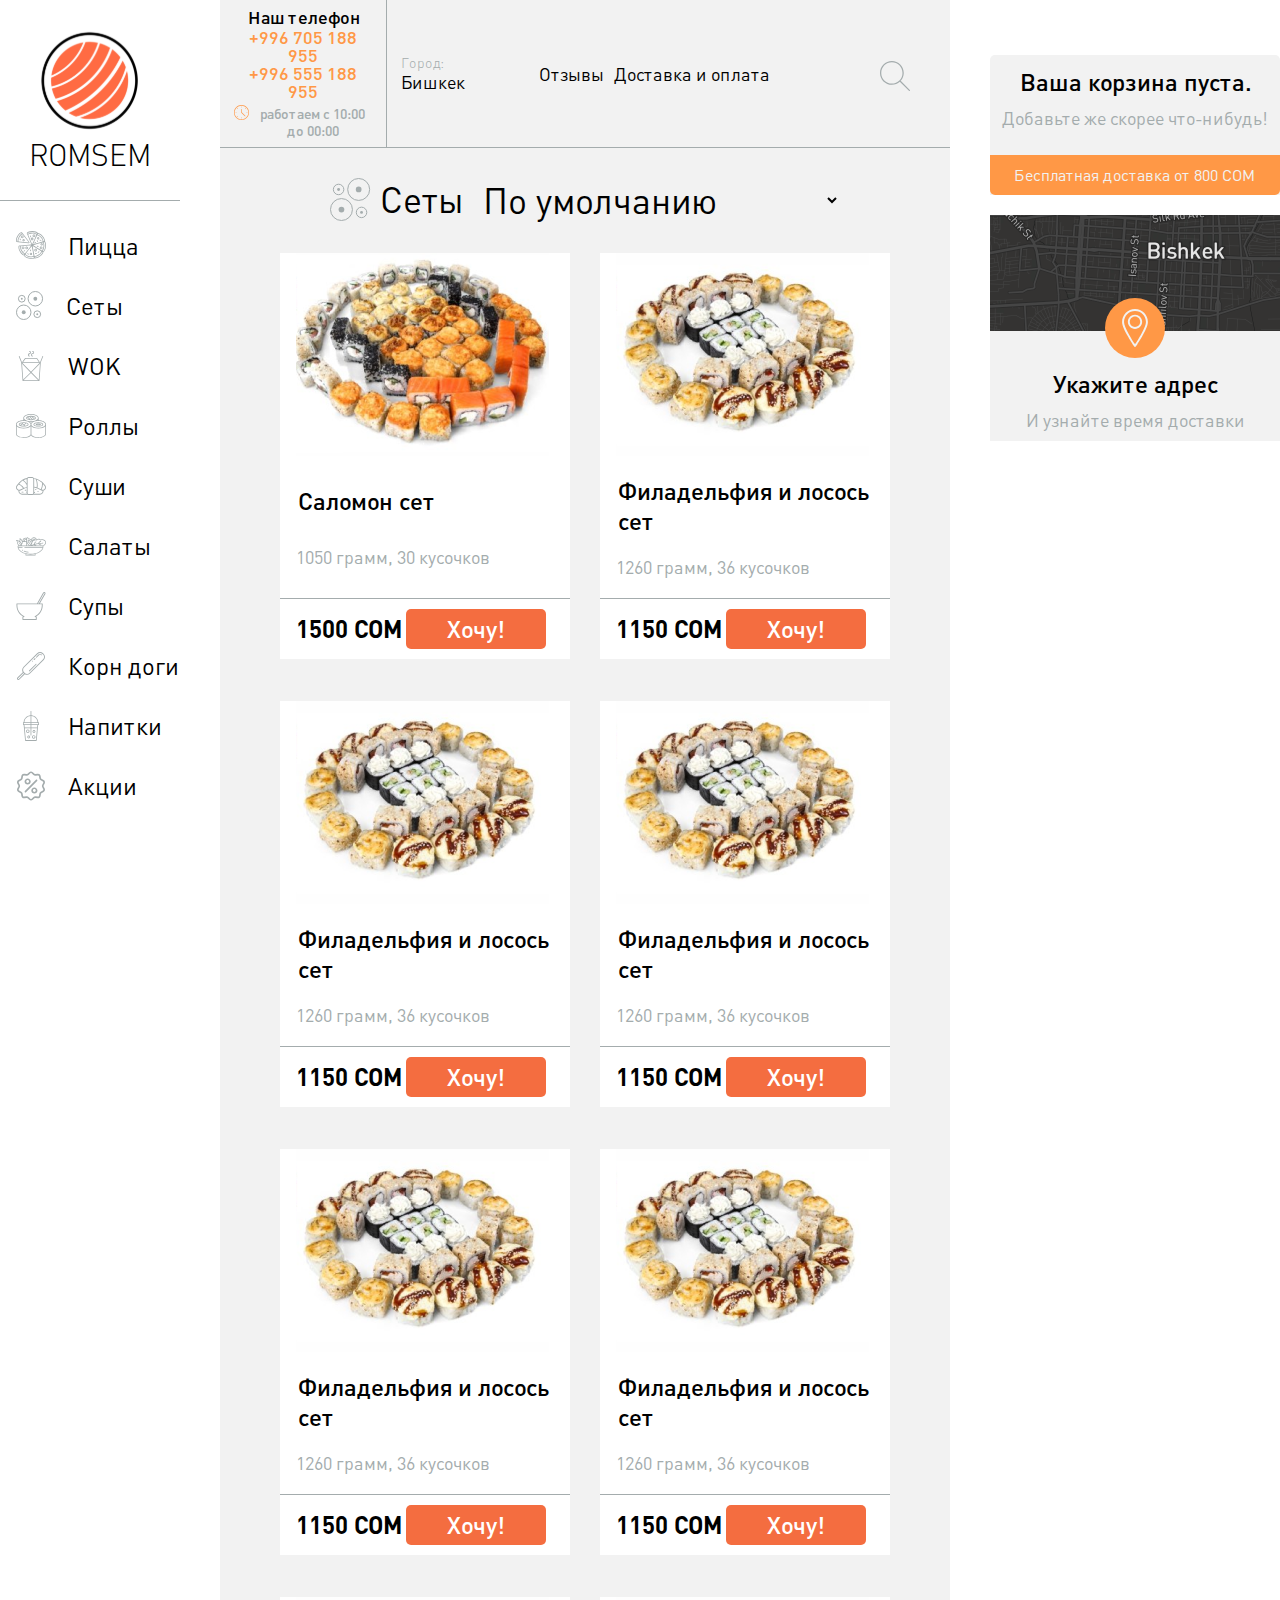
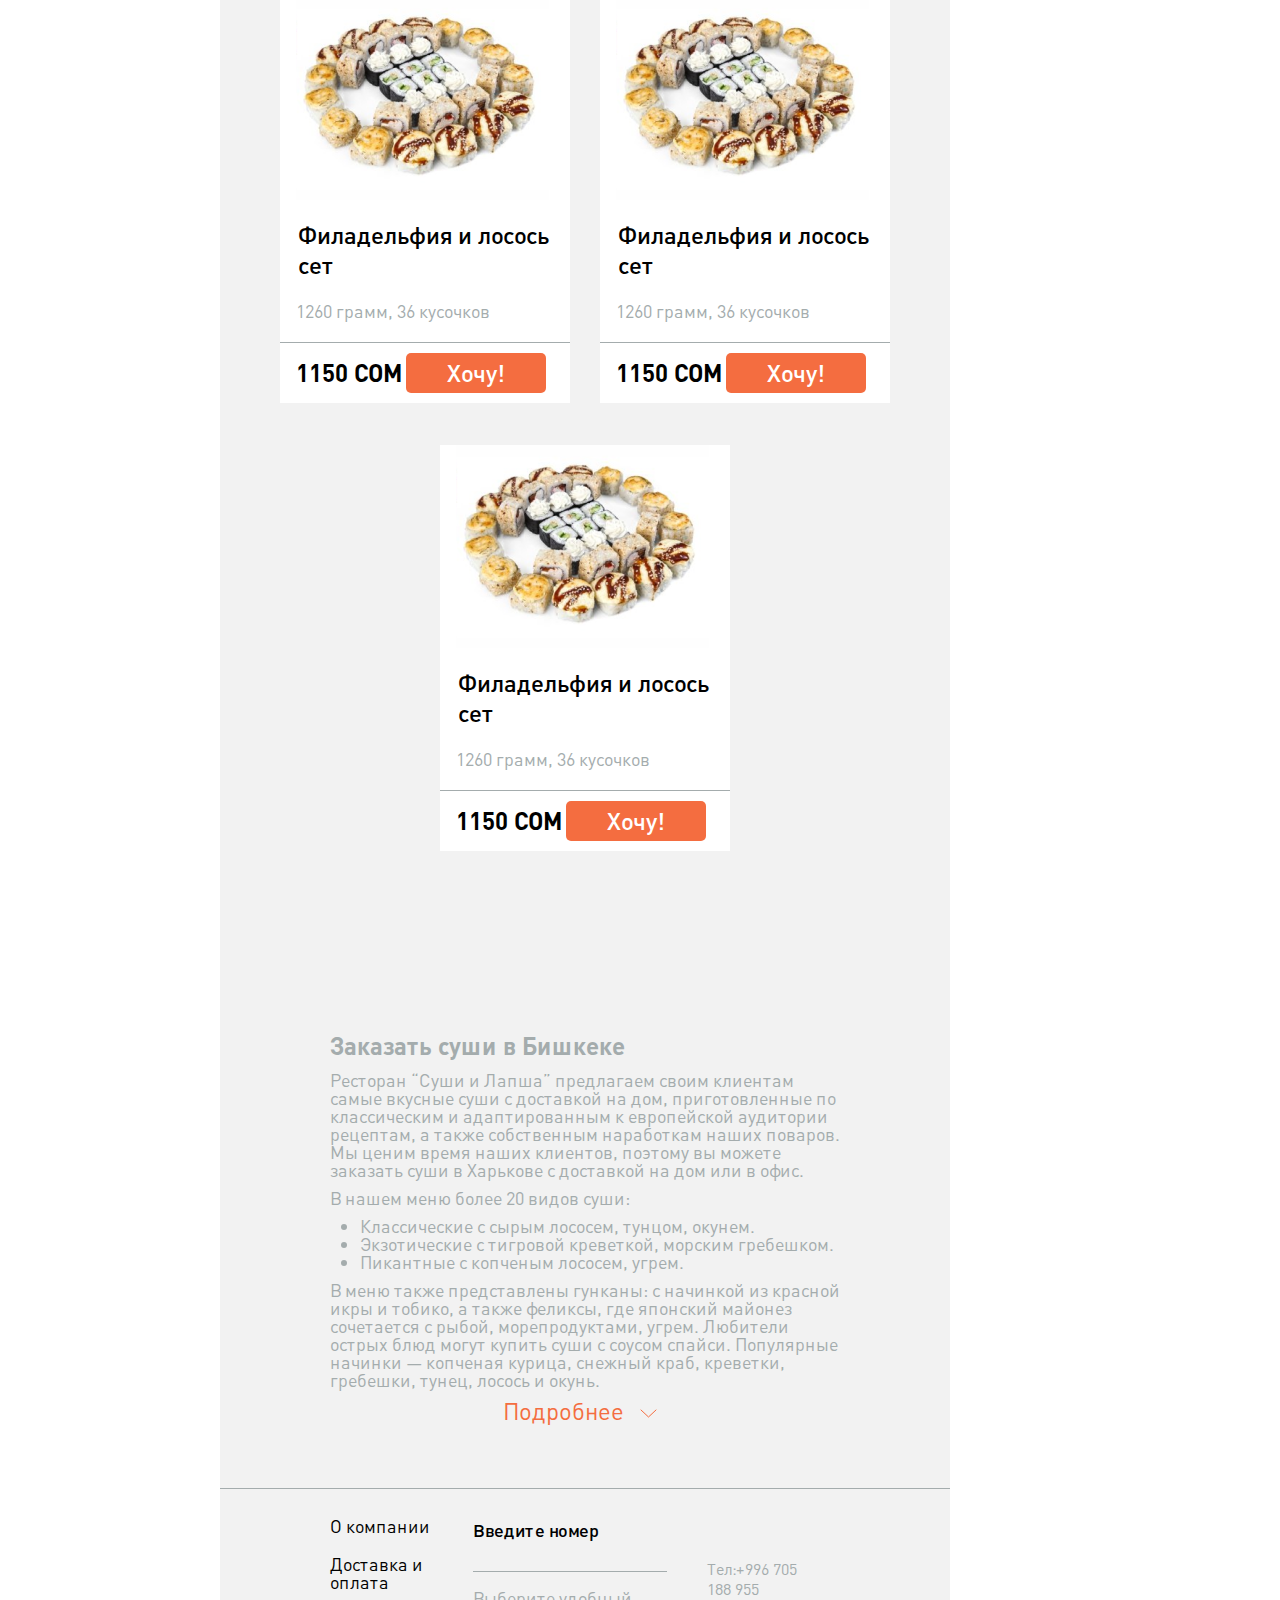
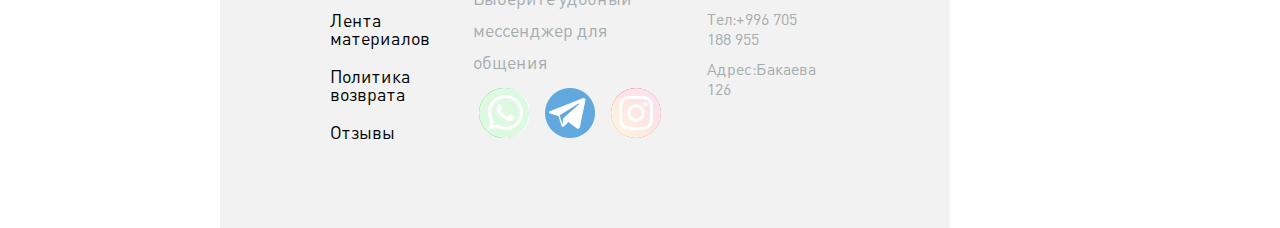
<file: pages/products.html>
<!DOCTYPE html>
<html lang="en">
<head>
    <meta charset="UTF-8">
    <meta name="viewport" content="width=device-width, user-scalable=no, initial-scale=1.0, maximum-scale=1.0, minimum-scale=1.0">
    <meta http-equiv="X-UA-Compatible" content="ie=edge">
    <link rel="stylesheet" href="../styles/products/products.css">
    <title>ROMSEM</title>
</head>

<body>
    <div class="wrapper">
        <nav class="navigation">
            <div class="navigation__logo-container">
                <a class="navigation__logo-link" href="./index.html">
                    <img class="navigation__logo" src="/img/icons/logo.svg" alt="logo">
                </a>
                <a class="navigation__company-name" href="./index.html">ROMSEM</a>
            </div>

            <ul class="navigation__list">
                <li class="navigation__list-item">
                    <a class="navigation__list-link" href="#">
                        <img class="navigation__list-icon" src="../img/icons/pizza.svg" alt="">
                        Пицца
                    </a>
                </li>

                <li class="navigation__list-item">
                    <a class="navigation__list-link" href="#">
                        <img class="navigation__list-icon" src="../img/icons/sets.svg" alt="">
                        Сеты
                    </a>
                </li>

                <li class="navigation__list-item">
                    <a class="navigation__list-link" href="#">
                        <img class="navigation__list-icon" src="../img/icons/wok.svg" alt="">
                        WOK
                    </a>
                </li>

                <li class="navigation__list-item">
                    <a class="navigation__list-link" href="#">
                        <img class="navigation__list-icon" src="../img/icons/rolls.svg" alt="">
                        Роллы
                    </a>
                </li>

                <li class="navigation__list-item">
                    <a class="navigation__list-link" href="#">
                        <img class="navigation__list-icon" src="../img/icons/sushi.svg" alt="">
                        Суши
                    </a>
                </li>

                <li class="navigation__list-item">
                    <a class="navigation__list-link" href="#">
                        <img class="navigation__list-icon" src="../img/icons/salad.svg" alt="">
                        Салаты
                    </a>
                </li>

                <li class="navigation__list-item">
                    <a class="navigation__list-link" href="#">
                        <img class="navigation__list-icon" src="../img/icons/soups.svg" alt="">
                        Супы
                    </a>
                </li>

                <li class="navigation__list-item">
                    <a class="navigation__list-link" href="#">
                        <img class="navigation__list-icon" src="../img/icons/corn-dogs.svg" alt="">
                        Корн доги
                    </a>
                </li>

                <li class="navigation__list-item">
                    <a class="navigation__list-link" href="#">
                        <img class="navigation__list-icon" src="../img/icons/drink.svg" alt="">
                        Напитки
                    </a>
                </li>

                <li class="navigation__list-item">
                    <a class="navigation__list-link" href="#">
                        <img class="navigation__list-icon" src="../img/icons/stock.svg" alt="">
                        Акции
                    </a>
                </li>
            </ul>
        </nav>

        <div class="container">
            <header class="header">
                <a class="header__logo" href="./index.html">
                    <img src="../img/icons/logo.svg" alt="">
                </a>

                <div class="header__contacts">
                    <span class="header__contact-label">Наш телефон</span>
                    <span class="header__tel">+996 705 188 955</span>
                    <span class="header__tel">+996 555 188 955</span>
                    <div class="header__work-time">
                        <img class="header__work-icon" src="../img/icons/clock.svg" alt="">
                        <span class="header__work-label">работаем с 10:00 до 00:00</span>
                    </div>
                </div>

                <div class="header__nav">
                    <div class="header__location">
                        <span class="header__city-label">Город:</span>
                        <span class="header__city">Бишкек</span>
                    </div>

                    <div class="header__nav-container">
                        <div class="header__nav-link">
                           <span>
                               <a class="header__link-item" href="reviews.html">Отзывы</a>
                           </span>

                           <span>
                               <a class="header__link-item" href="reviews.html">Доставка и оплата</a>
                           </span>
                        </div>

                        <button class="header__search">
                            <img class="header__search-icon" src="/img/icons/search.svg" alt="search">
                        </button>
                    </div>
                </div>
            </header>

            <main class="main">
                <div class="main__title">
                    <h2>
                        <img src="../img/icons/products-sets.svg" alt="">
                        Сеты
                    </h2>

                    <select class="main__list" name="list">
                        <option class="main__list" value="1">По умолчанию</option>
                        <option class="main__list" value="2">Название</option>
                        <option class="main__list" value="3">Сначала дешевле</option>
                        <option class="main__list" value="4">Сначала дороже</option>
                        <option class="main__list" value="5">Количество кусочков</option>
                        <option class="main__list" value="6">Вес</option>
                    </select>
                </div>

                <section class="main__container">
                    <div class="main__card">
                        <a class="main__card-link" href="card-products.html">
                            <img class="main__card-image" src="../img/salomon-sets.png" alt="salomon-sets">
                        </a>

                        <h3 class="main__card-title">
                            <a class="main__card-link" href="card-products.html">Саломон сет</a>
                        </h3>

                        <span class="main__card-weight">1050 грамм, 30 кусочков</span>

                        <div class="main__card-buy">
                            <span class="main__card-price">1500 СОМ</span>

                            <button class="main__card-btn">Хочу!</button>
                        </div>
                    </div>

                    <div class="main__card">
                        <a class="main__card-link" href="card-products.html">
                            <img class="main__card-image" src="../img/philadelphia-salmon-sets.png" alt="philadelphia-salmon-sets">
                        </a>

                        <h3 class="main__card-title">
                            <a class="main__card-link" href="card-products.html">Филадельфия и лосось сет</a>
                        </h3>

                        <span class="main__card-weight">1260 грамм, 36 кусочков</span>

                        <div class="main__card-buy">
                            <span class="main__card-price">1150 СОМ</span>

                            <button class="main__card-btn">Хочу!</button>
                        </div>
                    </div>

                    <div class="main__card">
                        <a class="main__card-link" href="card-products.html">
                            <img class="main__card-image" src="../img/philadelphia-salmon-sets.png" alt="philadelphia-salmon-sets">
                        </a>

                        <h3 class="main__card-title">
                            <a class="main__card-link" href="card-products.html">Филадельфия и лосось сет</a>
                        </h3>

                        <span class="main__card-weight">1260 грамм, 36 кусочков</span>

                        <div class="main__card-buy">
                            <span class="main__card-price">1150 СОМ</span>

                            <button class="main__card-btn">Хочу!</button>
                        </div>
                    </div>

                    <div class="main__card">
                        <a class="main__card-link" href="card-products.html">
                            <img class="main__card-image" src="../img/philadelphia-salmon-sets.png" alt="philadelphia-salmon-sets">
                        </a>

                        <h3 class="main__card-title">
                            <a class="main__card-link" href="card-products.html">Филадельфия и лосось сет</a>
                        </h3>

                        <span class="main__card-weight">1260 грамм, 36 кусочков</span>

                        <div class="main__card-buy">
                            <span class="main__card-price">1150 СОМ</span>

                            <button class="main__card-btn">Хочу!</button>
                        </div>
                    </div>

                    <div class="main__card">
                        <a class="main__card-link" href="card-products.html">
                            <img class="main__card-image" src="../img/philadelphia-salmon-sets.png" alt="philadelphia-salmon-sets">
                        </a>

                        <h3 class="main__card-title">
                            <a class="main__card-link" href="card-products.html">Филадельфия и лосось сет</a>
                        </h3>

                        <span class="main__card-weight">1260 грамм, 36 кусочков</span>

                        <div class="main__card-buy">
                            <span class="main__card-price">1150 СОМ</span>

                            <button class="main__card-btn">Хочу!</button>
                        </div>
                    </div>

                    <div class="main__card">
                        <a class="main__card-link" href="card-products.html">
                            <img class="main__card-image" src="../img/philadelphia-salmon-sets.png" alt="philadelphia-salmon-sets">
                        </a>

                        <h3 class="main__card-title">
                            <a class="main__card-link" href="card-products.html">Филадельфия и лосось сет</a>
                        </h3>

                        <span class="main__card-weight">1260 грамм, 36 кусочков</span>

                        <div class="main__card-buy">
                            <span class="main__card-price">1150 СОМ</span>

                            <button class="main__card-btn">Хочу!</button>
                        </div>
                    </div>

                    <div class="main__card">
                        <a class="main__card-link" href="card-products.html">
                            <img class="main__card-image" src="../img/philadelphia-salmon-sets.png" alt="philadelphia-salmon-sets">
                        </a>

                        <h3 class="main__card-title">
                            <a class="main__card-link" href="card-products.html">Филадельфия и лосось сет</a>
                        </h3>

                        <span class="main__card-weight">1260 грамм, 36 кусочков</span>

                        <div class="main__card-buy">
                            <span class="main__card-price">1150 СОМ</span>

                            <button class="main__card-btn">Хочу!</button>
                        </div>
                    </div>

                    <div class="main__card">
                        <a class="main__card-link" href="card-products.html">
                            <img class="main__card-image" src="../img/philadelphia-salmon-sets.png" alt="philadelphia-salmon-sets">
                        </a>

                        <h3 class="main__card-title">
                            <a class="main__card-link" href="card-products.html">Филадельфия и лосось сет</a>
                        </h3>

                        <span class="main__card-weight">1260 грамм, 36 кусочков</span>

                        <div class="main__card-buy">
                            <span class="main__card-price">1150 СОМ</span>

                            <button class="main__card-btn">Хочу!</button>
                        </div>
                    </div>

                    <div class="main__card">
                        <a class="main__card-link" href="card-products.html">
                            <img class="main__card-image" src="../img/philadelphia-salmon-sets.png" alt="philadelphia-salmon-sets">
                        </a>

                        <h3 class="main__card-title">
                            <a class="main__card-link" href="card-products.html">Филадельфия и лосось сет</a>
                        </h3>

                        <span class="main__card-weight">1260 грамм, 36 кусочков</span>

                        <div class="main__card-buy">
                            <span class="main__card-price">1150 СОМ</span>

                            <button class="main__card-btn">Хочу!</button>
                        </div>
                    </div>
                </section>

                <section class="main__description">
                    <h3 class="main__description-tittle">Заказать суши в Бишкеке</h3>

                    <p class="main__description-text">
                        Ресторан “Суши и Лапша” предлагаем своим клиентам самые вкусные суши с доставкой на дом, приготовленные по классическим и адаптированным к европейской аудитории рецептам, а также собственным наработкам наших поваров. Мы ценим время наших клиентов, поэтому вы можете заказать суши в Харькове с доставкой на дом или в офис.
                    </p>

                    <p class="main__description-text">
                        В нашем меню более 20 видов суши:
                    </p>

                    <ul class="main__description-list">
                        <li class="main__description-item">
                            Классические с сырым лососем, тунцом, окунем.
                        </li>

                        <li class="main__description-item">
                            Экзотические с тигровой креветкой, морским гребешком.
                        </li>

                        <li class="main__description-item">
                            Пикантные с копченым лососем, угрем.
                        </li>
                    </ul>

                    <p class="main__description-text">
                        В меню также представлены гунканы: с начинкой из красной икры и тобико, а также феликсы, где японский майонез сочетается с рыбой, морепродуктами, угрем. Любители острых блюд могут купить суши с соусом спайси. Популярные начинки — копченая курица, снежный краб, креветки, гребешки, тунец, лосось и окунь.
                    </p>

                    <button class="main__description-btn">
                        Подробнее
                        <img class="main__description-icon" src="../img/icons/arrow.svg" alt="">
                    </button>
                </section>
            </main>

            <footer class="footer">
                <div class="footer__link">
                    <a class="footer__item" href="">О компании</a>
                    <a class="footer__item" href="">Доставка и оплата</a>
                    <a class="footer__item" href="">Лента материалов</a>
                    <a class="footer__item" href="">Политика возврата</a>
                    <a class="footer__item" href="./basket.html">Отзывы</a>
                </div>

                <div class="footer__container-social">
                    <label class="footer__label" for="tel">Введите номер</label>
                    <input class="footer__tel" type="tel" name="tel" id="tel">
                    <span class="footer__text">
                        Выберите удобный
                        мессенджер для общения
                    </span>
                    <div class="footer__social">
                        <a class="footer__social-link" href="#">
                            <img src="../img/icons/whatsapp.svg" alt="">
                        </a>

                         <a class="footer__social-link" href="#">
                            <img src="../img/icons/telegram.svg" alt="">
                        </a>

                         <a class="footer__social-link" href="#">
                            <img src="../img/icons/instagram.svg" alt="">
                        </a>
                    </div>
                </div>

                <div class="footer__container-numbers">
                    <span class="footer__number">
                        Тел:+996 705 188 955
                    </span>
                    <span class="footer__number">
                        Тел:+996 705 188 955
                    </span>
                    <span class="footer__number">
                        Адрес:Бакаева 126
                    </span>
                </div>
            </footer>
        </div>

        <aside class="aside">
            <div class="aside__cart">
                <h3 class="aside__cart-title">Ваша корзина пуста.</h3>
                <span class="aside__cart-content">Добавьте же скорее что-нибудь!</span>
                <a class="aside__promotion-link" href="./basket.html">
                    Бесплатная доставка от 800 СОМ
                </a>
            </div>

            <div class="aside__address">
                <img class="aside__map" src="../img/aside-map.png" alt="">
                <a class="aside__map-icon" href="#">
                    <img  src="/img/map-bg.svg" alt="">
                </a>
                <a class="aside__map-point" href="#">
                    <img  src="/img/icons/map-point.svg" alt="">
                </a>
                <span class="aside__take-address">Укажите адрес</span>
                <span class="aside__text">И узнайте время доставки</span>
            </div>
        </aside>
    </div>
</body>
</html>
</file>
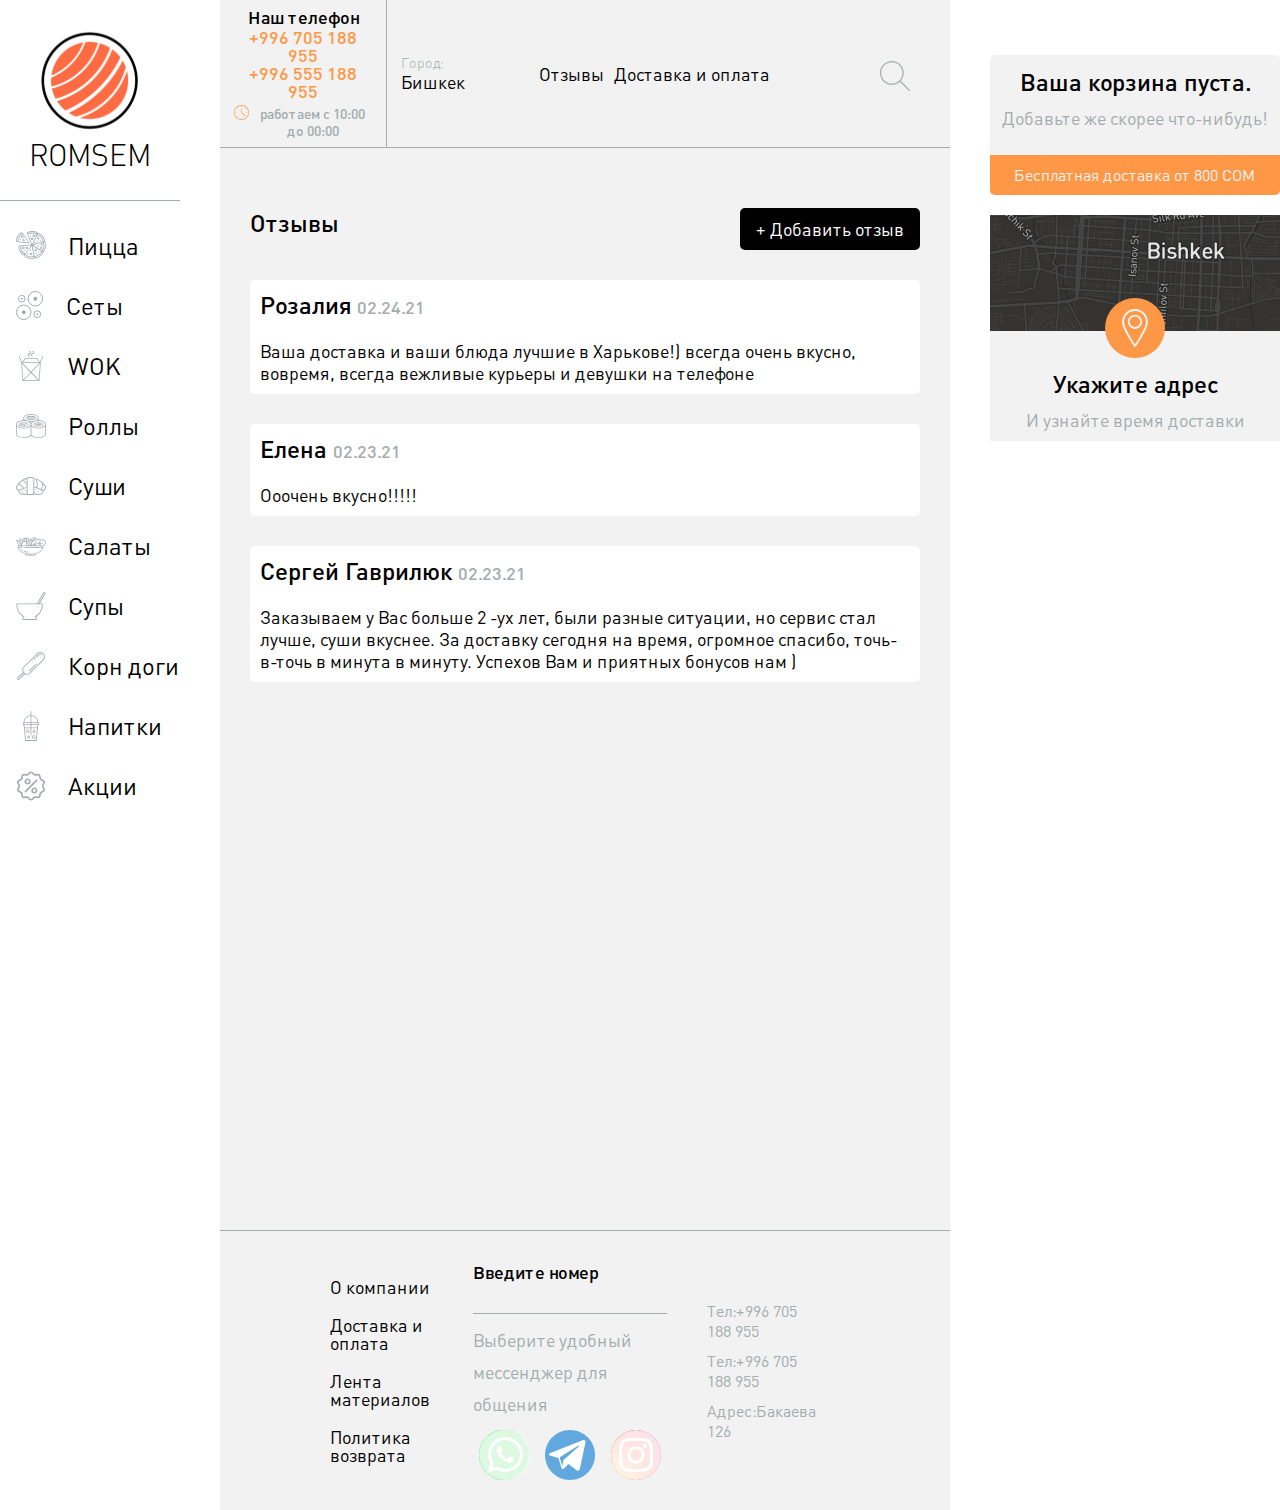
<file: pages/reviews.html>
<!DOCTYPE html>
<html lang="en">
<head>
    <meta charset="UTF-8">
    <meta name="viewport" content="width=device-width, user-scalable=no, initial-scale=1.0, maximum-scale=1.0, minimum-scale=1.0">
    <meta http-equiv="X-UA-Compatible" content="ie=edge">
    <link rel="stylesheet" href="/styles/reviews/reviews.css">
    <title>ROMSEM</title>
</head>

<body>
    <div class="wrapper">
        <nav class="navigation">
            <div class="navigation__logo-container">
                <a class="navigation__logo-link" href="./index.html">
                    <img class="navigation__logo" src="/img/icons/logo.svg" alt="logo">
                </a>
                <a class="navigation__company-name" href="./index.html">ROMSEM</a>
            </div>

            <ul class="navigation__list">
                <li class="navigation__list-item">
                    <a class="navigation__list-link" href="./products.html">
                        <img class="navigation__list-icon" src="../img/icons/pizza.svg" alt="">
                        Пицца
                    </a>
                </li>

                <li class="navigation__list-item">
                    <a class="navigation__list-link" href="./products.html">
                        <img class="navigation__list-icon" src="../img/icons/sets.svg" alt="">
                        Сеты
                    </a>
                </li>

                <li class="navigation__list-item">
                    <a class="navigation__list-link" href="./products.html">
                        <img class="navigation__list-icon" src="../img/icons/wok.svg" alt="">
                        WOK
                    </a>
                </li>

                <li class="navigation__list-item">
                    <a class="navigation__list-link" href="./products.html">
                        <img class="navigation__list-icon" src="../img/icons/rolls.svg" alt="">
                        Роллы
                    </a>
                </li>

                <li class="navigation__list-item">
                    <a class="navigation__list-link" href="./products.html">
                        <img class="navigation__list-icon" src="../img/icons/sushi.svg" alt="">
                        Суши
                    </a>
                </li>

                <li class="navigation__list-item">
                    <a class="navigation__list-link" href="./products.html">
                        <img class="navigation__list-icon" src="../img/icons/salad.svg" alt="">
                        Салаты
                    </a>
                </li>

                <li class="navigation__list-item">
                    <a class="navigation__list-link" href="./products.html">
                        <img class="navigation__list-icon" src="../img/icons/soups.svg" alt="">
                        Супы
                    </a>
                </li>

                <li class="navigation__list-item">
                    <a class="navigation__list-link" href="./products.html">
                        <img class="navigation__list-icon" src="../img/icons/corn-dogs.svg" alt="">
                        Корн доги
                    </a>
                </li>

                <li class="navigation__list-item">
                    <a class="navigation__list-link" href="./products.html">
                        <img class="navigation__list-icon" src="../img/icons/drink.svg" alt="">
                        Напитки
                    </a>
                </li>

                <li class="navigation__list-item">
                    <a class="navigation__list-link" href="./products.html">
                        <img class="navigation__list-icon" src="../img/icons/stock.svg" alt="">
                        Акции
                    </a>
                </li>
            </ul>
        </nav>

        <div class="container">
            <header class="header">
                <a class="header__logo" href="./index.html">
                    <img src="../img/icons/logo.svg" alt="">
                </a>

                <div class="header__contacts">
                    <span class="header__contact-label">Наш телефон</span>
                    <span class="header__tel">+996 705 188 955</span>
                    <span class="header__tel">+996 555 188 955</span>
                    <div class="header__work-time">
                        <img class="header__work-icon" src="../img/icons/clock.svg" alt="">
                        <span class="header__work-label">работаем с 10:00 до 00:00</span>
                    </div>
                </div>

                <div class="header__nav">
                    <div class="header__location">
                        <span class="header__city-label">Город:</span>
                        <span class="header__city">Бишкек</span>
                    </div>

                    <div class="header__nav-container">
                        <div class="header__nav-link">
                           <span>
                               <a class="header__link-item" href="#">Отзывы</a>
                           </span>

                           <span>
                               <a class="header__link-item" href="#">Доставка и оплата</a>
                           </span>
                        </div>

                        <button class="header__search">
                            <img class="header__search-icon" src="/img/icons/search.svg" alt="search">
                        </button>
                    </div>
                </div>
            </header>

            <main class="main">
                <section class="main__container-tittle">
                    <h2 class="main__tittle">Отзывы</h2>
                    <button class="main__tittle-btn">
                        + Добавить отзыв
                    </button>
                </section>

                <section class="main__container-reviews">
                    <div class="main__reviews">
                        <h3 class="main__tittle">
                            Розалия
                            <span class="main__reviews-data">02.24.21</span>
                        </h3>

                        <p class="main__reviews-text">
                            Ваша доставка и ваши блюда лучшие в Харькове!) всегда очень вкусно, вовремя, всегда вежливые курьеры и девушки на телефоне
                        </p>
                    </div>

                    <div class="main__reviews">
                        <h3 class="main__tittle">
                            Елена
                            <span class="main__reviews-data">02.23.21</span>
                        </h3>

                        <p class="main__reviews-text">
                            Ооочень вкусно!!!!!
                        </p>
                    </div>

                    <div class="main__reviews">
                        <h3 class="main__tittle">
                            Сергей Гаврилюк
                            <span class="main__reviews-data">02.23.21</span>
                        </h3>

                        <p class="main__reviews-text">
                            Заказываем у Вас больше 2 -ух лет, были разные ситуации, но сервис стал лучше, суши вкуснее. За доставку сегодня на время, огромное спасибо, точь-в-точь в минута в минуту. Успехов Вам и приятных бонусов нам )
                        </p>
                    </div>
                </section>
            </main>

            <footer class="footer">
                <div class="footer__link">
                    <a class="footer__item" href="">О компании</a>
                    <a class="footer__item" href="">Доставка и оплата</a>
                    <a class="footer__item" href="">Лента материалов</a>
                    <a class="footer__item" href="">Политика возврата</a>
                </div>

                <div class="footer__container-social">
                    <label class="footer__label" for="tel">Введите номер</label>
                    <input class="footer__tel" type="tel" name="tel" id="tel">
                    <span class="footer__text">
                        Выберите удобный
                        мессенджер для общения
                    </span>
                    <div class="footer__social">
                        <a class="footer__social-link" href="#">
                            <img src="../img/icons/whatsapp.svg" alt="">
                        </a>

                         <a class="footer__social-link" href="#">
                            <img src="../img/icons/telegram.svg" alt="">
                        </a>

                         <a class="footer__social-link" href="#">
                            <img src="../img/icons/instagram.svg" alt="">
                        </a>
                    </div>
                </div>

                <div class="footer__container-numbers">
                    <span class="footer__number">
                        Тел:+996 705 188 955
                    </span>
                    <span class="footer__number">
                        Тел:+996 705 188 955
                    </span>
                    <span class="footer__number">
                        Адрес:Бакаева 126
                    </span>
                </div>
            </footer>
        </div>

        <aside class="aside">
            <div class="aside__cart">
                <h3 class="aside__cart-title">Ваша корзина пуста.</h3>
                <span class="aside__cart-content">Добавьте же скорее что-нибудь!</span>
                <a class="aside__promotion-link" href="./basket.html">
                    Бесплатная доставка от 800 СОМ
                </a>
            </div>

            <div class="aside__address">
                <img class="aside__map" src="../img/aside-map.png" alt="">
                <a class="aside__map-icon" href="./basket.html">
                    <img  src="/img/map-bg.svg" alt="">
                </a>
                <a class="aside__map-point" href="#">
                    <img  src="/img/icons/map-point.svg" alt="">
                </a>
                <span class="aside__take-address">Укажите адрес</span>
                <span class="aside__text">И узнайте время доставки</span>
            </div>
        </aside>
    </div>
</body>
</html>
</file>
<file: style/main-page/main-page.css>
* {
  padding: 0;
  margin: 0;
  border: none;
}

body {
  height: 100%;
  width: 100vw;
}

*,
*::before,
*::after {
  box-sizing: border-box;
}

:focus,
:active {
  outline: none;
}

a:focus,
a:active {
  outline: none;
}

a, a:link, a:visited {
  text-decoration: none;
}

a:hover {
  text-decoration: none;
}

aside,
nav,
footer,
header,
section,
main {
  display: block;
}

h1,
h2,
h3,
h4,
h5,
h6,
p {
  font-size: inherit;
  font-weight: inherit;
}

ul, ul li {
  list-style: none;
}

img {
  vertical-align: top;
}

img, svg {
  max-width: 100%;
  height: auto;
}

address {
  font-style: normal;
}

input,
textarea,
button,
select {
  font-family: inherit;
  font-size: inherit;
  color: inherit;
  background-color: transparent;
}

input::-ms-clear {
  display: none;
}

button,
input[type=submit] {
  display: inline-block;
  box-shadow: none;
  background: none;
  cursor: pointer;
}

input:focus,
input:active,
button:focus,
button:active {
  outline: none;
}

button::-moz-focus-inner {
  padding: 0;
  border: 0;
}

label {
  cursor: pointer;
}

legend {
  display: block;
}

@font-face {
  font-family: "DIN Pro";
  src: local("DIN Pro Medium"), local("DINPro-Medium"), url("../../fonts/dinpro-medium.eot") format("eot"), url("../../fonts/dinpro-medium.eot?#iefix") format("embedded-opentype"), url("../../fonts/dinpro-medium.woff") format("woff"), url("../../fonts/dinpro-medium.ttf") format("truetype");
  font-weight: 500;
  font-style: normal;
}
@font-face {
  font-family: "DIN Pro";
  src: local("DIN Pro Bold"), local("DINPro-Bold"), url("../../fonts/dinpro-bold.eot") format("eot"), url("../../fonts/dinpro-bold.eot?#iefix") format("embedded-opentype"), url("../../fonts/dinpro-bold.woff") format("woff"), url("../../fonts/dinpro-bold.ttf") format("truetype");
  font-weight: bold;
  font-style: normal;
}
@font-face {
  font-family: "DIN Pro";
  src: local("DIN Pro Light"), local("DINPro-Light"), url("../../fonts/dinpro-light.eot") format("eot"), url("../../fonts/dinpro-light.eot?#iefix") format("embedded-opentype"), url("../../fonts/dinpro-light.woff") format("woff"), url("../../fonts/dinpro-light.ttf") format("truetype");
  font-weight: 300;
  font-style: normal;
}
@font-face {
  font-family: "DIN Pro";
  src: local("DIN Pro"), local("DINPro"), url("../../fonts/dinpro.eot") format("eot"), url("../../fonts/dinpro.eot?#iefix") format("embedded-opentype"), url("../../fonts/dinpro.woff") format("woff"), url("../../fonts/dinpro.ttf") format("truetype");
  font-weight: normal;
  font-style: normal;
}
.main__products, .main__title, .aside__address, .aside__promotion-link {
  display: flex;
  justify-content: center;
  align-items: center;
}

.main__description, .main__card, .main, .footer__container-numbers, .footer__container-social, .footer__link, .aside, .header__location, .header__contacts, .navigation__logo-container, .navigation {
  display: flex;
  flex-direction: column;
}

.wrapper {
  width: 100%;
  height: 100%;
  font-family: "DIN Pro", sans-serif;
  display: flex;
  justify-content: center;
  margin: 0 auto;
  max-width: 1720px;
}

.navigation {
  width: 180px;
  height: 100%;
  margin-right: 40px;
}
.navigation__logo-container {
  align-items: center;
  border-bottom: 1px solid #A4ACAD;
  padding: 30px;
}
.navigation__company-name {
  font-size: 30px;
  font-weight: 300;
  line-height: 30px;
  color: #000000;
  padding-top: 10px;
}
.navigation__list-item {
  margin: 30px 0;
}
.navigation__list-link {
  font-size: 24px;
  font-weight: 400;
  line-height: 30px;
  color: #000000;
}
.navigation__list-icon {
  padding: 0 16px;
}
.navigation__list-link:hover {
  color: #FF9846;
}

@media (max-width: 390px) {
  .navigation {
    display: none;
  }
}
.container {
  background-color: #F2F2F2;
}

.header {
  display: flex;
  border-bottom: 0.5px solid #A4ACAD;
}
.header__logo {
  display: none;
}
.header__contacts {
  padding: 6px 14px 8px;
  text-align: center;
  border-right: 0.5px solid #A4ACAD;
}
.header__contact-label {
  font-size: 18px;
  font-weight: 500;
  line-height: 22px;
}
.header__tel {
  color: #FF9846;
  font-size: 18px;
  font-weight: 500;
  line-height: 18px;
}
.header__work-time {
  font-size: 14px;
  font-weight: 500;
  line-height: 17px;
  display: flex;
  margin-top: 5px;
  color: #A4ACAD;
}
.header__work-icon {
  margin-right: 4px;
  align-self: flex-start;
}
.header__nav {
  width: 100%;
  display: flex;
  justify-content: space-between;
  align-items: center;
}
.header__location {
  margin-left: 14px;
}
.header__city-label {
  font-size: 14px;
  font-weight: 300;
  line-height: 17px;
  color: #A4ACAD;
}
.header__city {
  font-size: 18px;
  font-weight: 400;
  line-height: 22px;
}
.header__nav-container {
  display: flex;
  align-items: center;
  gap: 70px;
}
.header__nav-link {
  font-size: 18px;
  font-weight: 400;
  line-height: 22px;
  display: flex;
  gap: 10px;
}
.header__link-item {
  color: #000000;
}
.header__link-item:hover {
  color: #FF9846;
}
.header__search {
  padding: 35px 40px 30px;
}

@media (max-width: 390px) {
  .header {
    justify-content: center;
    padding: 10px 26px;
  }
  .header__contacts {
    border: none;
  }
  .header__button {
    display: none;
  }
  .header__logo {
    display: block;
  }
  .header__nav {
    display: none;
  }
}
.aside {
  gap: 20px;
  width: 290px;
  margin: 55px 0 20px 40px;
}
.aside__cart {
  background-color: #F2F2F2;
  text-align: center;
  border-radius: 5px 5px 0 0;
}
.aside__cart-title {
  font-size: 24px;
  font-weight: 500;
  line-height: 30px;
  padding: 12px 0 10px;
}
.aside__cart-content {
  font-size: 18px;
  font-weight: 400;
  line-height: 22px;
  color: #A4ACAD;
}
.aside__promotion-link {
  width: 290px;
  height: 40px;
  background-color: #FF9846;
  color: #F2F2F2;
  border-radius: 0 0 5px 5px;
  margin-top: 26px;
}
.aside__address {
  position: relative;
  flex-direction: column;
  gap: 10px;
  background-color: #F2F2F2;
}
.aside__map-icon {
  position: absolute;
}
.aside__map-point {
  position: absolute;
}
.aside__take-address {
  margin-top: 28px;
  font-size: 24px;
  font-weight: 500;
  line-height: 30px;
}
.aside__text {
  font-size: 18px;
  font-weight: 400;
  line-height: 22px;
  color: #A4ACAD;
  margin-bottom: 10px;
}

@media (max-width: 390px) {
  .aside {
    display: none;
  }
}
.footer {
  display: flex;
  align-items: center;
  justify-content: space-between;
  background-color: #F2F2F2;
  padding: 0 110px;
  border-top: 0.5px solid #A4ACAD;
  margin-bottom: 60px;
}
.footer__link {
  gap: 20px;
  width: 100%;
}
.footer__item {
  font-size: 18px;
  font-weight: 400;
  line-height: 18px;
  color: #000000;
}
.footer__container-social {
  width: 100%;
  height: 100%;
  gap: 10px;
  padding: 30px 20px;
}
.footer__label {
  font-size: 18px;
  font-weight: 500;
  line-height: 22px;
  color: #000000;
}
.footer__tel {
  border-bottom: 1px solid #A4ACAD;
}
.footer__text {
  font-size: 18px;
  font-weight: 400;
  line-height: 32px;
  color: #A4ACAD;
}
.footer__social-link {
  padding: 6px;
}
.footer__container-numbers {
  width: 100%;
  height: 100%;
  color: #A4ACAD;
  padding: 30px 20px;
  gap: 10px;
}

@media (max-width: 390px) {
  .footer {
    flex-direction: column;
    padding: 20px 30px;
    gap: 40px;
  }
  .footer__container-social {
    padding: 0;
  }
  .footer__container-numbers {
    padding: 30px 0;
  }
}
.main {
  gap: 30px;
  margin: 0 110px;
}
.main__title {
  flex-direction: column;
  margin-top: 30px;
  gap: 10px;
}
.main__category {
  display: flex;
  flex-wrap: wrap;
  justify-content: center;
  gap: 23px;
}
.main__link {
  position: relative;
}
.main_text {
  font-size: 24px;
  font-weight: 500;
  line-height: 30px;
  color: #FFFFFF;
  position: absolute;
  bottom: 6px;
  left: 6px;
}
.main__products {
  flex-direction: column;
  gap: 30px;
}
.main__container-card {
  display: flex;
  justify-content: space-between;
  gap: 30px;
}
.main__card-title {
  padding: 0 16px;
}
.main__new-products, .main__card-title {
  font-size: 24px;
  font-weight: 500;
  line-height: 30px;
}
.main__subtitle {
  width: 100%;
}
.main__card--link-item {
  color: #A4ACAD;
}
.main .link-item {
  text-decoration: underline;
}
.main__card {
  max-width: 290px;
  justify-content: space-between;
  gap: 20px;
  background-color: #FFFFFF;
}
.main__card-link {
  color: #000000;
}
.main__card-image {
  padding: 0 16px;
}
.main__card-weight {
  font-size: 18px;
  font-weight: 400;
  line-height: 22px;
  color: #A4ACAD;
  padding: 0 16px;
}
.main__card-buy {
  border-top: 0.5px solid #A4ACAD;
  padding: 10px 10px 10px 16px;
}
.main__card-price {
  font-size: 24px;
  font-weight: 700;
  line-height: 30px;
}
.main__card-btn {
  font-size: 24px;
  font-weight: 500;
  line-height: 30px;
  color: #FFFFFF;
  width: 140px;
  height: 40px;
  border-radius: 5px;
  background-color: #F46D40;
}
.main__description {
  gap: 10px;
  margin: 50px 0 60px;
}
.main__description-tittle {
  font-size: 24px;
  font-weight: 700;
  line-height: 30px;
  color: #A4ACAD;
}
.main__description-text {
  font-size: 18px;
  font-weight: 400;
  line-height: 18px;
  color: #A4ACAD;
}
.main__description-item {
  list-style: disc;
  margin-left: 30px;
  color: #A4ACAD;
  font-size: 18px;
  font-weight: 400;
  line-height: 18px;
}
.main__description-btn {
  font-size: 24px;
  font-weight: 400;
  line-height: 24px;
  color: #F46D40;
}
.main__description-icon {
  padding: 10px;
}

@media (max-width: 390px) {
  .main {
    margin: 0 20px;
  }
  .main__title {
    display: none;
  }
  .main__category {
    margin-top: 30px;
  }
  .main__link--corn-dog, .main__link--corn-dog, .main__link--eel, .main__link--eel {
    width: 100%;
  }
  .main__container {
    flex-direction: column;
  }
  .main__container-card {
    flex-direction: column;
    gap: 30px;
    align-items: center;
  }
}

/*# sourceMappingURL=main-page.css.map */
</file>
<file: styles/main-page/main-page.css>
* {
  padding: 0;
  margin: 0;
  border: none;
}

body {
  height: 100%;
  width: 100vw;
}

*,
*::before,
*::after {
  box-sizing: border-box;
}

:focus,
:active {
  outline: none;
}

a:focus,
a:active {
  outline: none;
}

a, a:link, a:visited {
  text-decoration: none;
}

a:hover {
  text-decoration: none;
}

aside,
nav,
footer,
header,
section,
main {
  display: block;
}

h1,
h2,
h3,
h4,
h5,
h6,
p {
  font-size: inherit;
  font-weight: inherit;
}

ul, ul li {
  list-style: none;
}

img {
  vertical-align: top;
}

img, svg {
  max-width: 100%;
  height: auto;
}

address {
  font-style: normal;
}

input,
textarea,
button,
select {
  font-family: inherit;
  font-size: inherit;
  color: inherit;
  background-color: transparent;
}

input::-ms-clear {
  display: none;
}

button,
input[type=submit] {
  display: inline-block;
  box-shadow: none;
  background: none;
  cursor: pointer;
}

input:focus,
input:active,
button:focus,
button:active {
  outline: none;
}

button::-moz-focus-inner {
  padding: 0;
  border: 0;
}

label {
  cursor: pointer;
}

legend {
  display: block;
}

@font-face {
  font-family: "DIN Pro";
  src: local("DIN Pro Medium"), local("DINPro-Medium"), url("../../fonts/dinpro-medium.eot") format("eot"), url("../../fonts/dinpro-medium.eot?#iefix") format("embedded-opentype"), url("../../fonts/dinpro-medium.woff") format("woff"), url("../../fonts/dinpro-medium.ttf") format("truetype");
  font-weight: 500;
  font-style: normal;
}
@font-face {
  font-family: "DIN Pro";
  src: local("DIN Pro Bold"), local("DINPro-Bold"), url("../../fonts/dinpro-bold.eot") format("eot"), url("../../fonts/dinpro-bold.eot?#iefix") format("embedded-opentype"), url("../../fonts/dinpro-bold.woff") format("woff"), url("../../fonts/dinpro-bold.ttf") format("truetype");
  font-weight: bold;
  font-style: normal;
}
@font-face {
  font-family: "DIN Pro";
  src: local("DIN Pro Light"), local("DINPro-Light"), url("../../fonts/dinpro-light.eot") format("eot"), url("../../fonts/dinpro-light.eot?#iefix") format("embedded-opentype"), url("../../fonts/dinpro-light.woff") format("woff"), url("../../fonts/dinpro-light.ttf") format("truetype");
  font-weight: 300;
  font-style: normal;
}
@font-face {
  font-family: "DIN Pro";
  src: local("DIN Pro"), local("DINPro"), url("../../fonts/dinpro.eot") format("eot"), url("../../fonts/dinpro.eot?#iefix") format("embedded-opentype"), url("../../fonts/dinpro.woff") format("woff"), url("../../fonts/dinpro.ttf") format("truetype");
  font-weight: normal;
  font-style: normal;
}
.main__products, .main__title, .aside__address, .aside__promotion-link {
  display: flex;
  justify-content: center;
  align-items: center;
}

.main__description, .main__card, .main, .footer__container-numbers, .footer__container-social, .footer__link, .aside, .header__location, .header__contacts, .navigation__logo-container, .navigation {
  display: flex;
  flex-direction: column;
}

.wrapper {
  width: 100%;
  height: 100%;
  font-family: "DIN Pro", sans-serif;
  display: flex;
  justify-content: center;
  margin: 0 auto;
  max-width: 1720px;
}

.navigation {
  width: 180px;
  height: 100%;
  margin-right: 40px;
}
.navigation__logo-container {
  align-items: center;
  border-bottom: 1px solid #A4ACAD;
  padding: 30px;
}
.navigation__company-name {
  font-size: 30px;
  font-weight: 300;
  line-height: 30px;
  color: #000000;
  padding-top: 10px;
}
.navigation__list-item {
  margin: 30px 0;
}
.navigation__list-link {
  font-size: 24px;
  font-weight: 400;
  line-height: 30px;
  color: #000000;
}
.navigation__list-icon {
  padding: 0 16px;
}
.navigation__list-link:hover {
  color: #FF9846;
}

@media (max-width: 390px) {
  .navigation {
    display: none;
  }
}
.container {
  background-color: #F2F2F2;
}

.header {
  display: flex;
  border-bottom: 0.5px solid #A4ACAD;
}
.header__logo {
  display: none;
}
.header__contacts {
  padding: 6px 14px 8px;
  text-align: center;
  border-right: 0.5px solid #A4ACAD;
}
.header__contact-label {
  font-size: 18px;
  font-weight: 500;
  line-height: 22px;
}
.header__tel {
  color: #FF9846;
  font-size: 18px;
  font-weight: 500;
  line-height: 18px;
}
.header__work-time {
  font-size: 14px;
  font-weight: 500;
  line-height: 17px;
  display: flex;
  margin-top: 5px;
  color: #A4ACAD;
}
.header__work-icon {
  margin-right: 4px;
  align-self: flex-start;
}
.header__nav {
  width: 100%;
  display: flex;
  justify-content: space-between;
  align-items: center;
}
.header__location {
  margin-left: 14px;
}
.header__city-label {
  font-size: 14px;
  font-weight: 300;
  line-height: 17px;
  color: #A4ACAD;
}
.header__city {
  font-size: 18px;
  font-weight: 400;
  line-height: 22px;
}
.header__nav-container {
  display: flex;
  align-items: center;
  gap: 70px;
}
.header__nav-link {
  font-size: 18px;
  font-weight: 400;
  line-height: 22px;
  display: flex;
  gap: 10px;
}
.header__link-item {
  color: #000000;
}
.header__link-item:hover {
  color: #FF9846;
}
.header__search {
  padding: 35px 40px 30px;
}

@media (max-width: 390px) {
  .header {
    justify-content: center;
    padding: 10px 26px;
  }
  .header__contacts {
    border: none;
  }
  .header__button {
    display: none;
  }
  .header__logo {
    display: block;
  }
  .header__nav {
    display: none;
  }
}
.aside {
  gap: 20px;
  width: 290px;
  margin: 55px 0 20px 40px;
}
.aside__cart {
  background-color: #F2F2F2;
  text-align: center;
  border-radius: 5px 5px 0 0;
}
.aside__cart-title {
  font-size: 24px;
  font-weight: 500;
  line-height: 30px;
  padding: 12px 0 10px;
}
.aside__cart-content {
  font-size: 18px;
  font-weight: 400;
  line-height: 22px;
  color: #A4ACAD;
}
.aside__promotion-link {
  width: 290px;
  height: 40px;
  background-color: #FF9846;
  color: #F2F2F2;
  border-radius: 0 0 5px 5px;
  margin-top: 26px;
}
.aside__address {
  position: relative;
  flex-direction: column;
  gap: 10px;
  background-color: #F2F2F2;
}
.aside__map-icon {
  position: absolute;
}
.aside__map-point {
  position: absolute;
}
.aside__take-address {
  margin-top: 28px;
  font-size: 24px;
  font-weight: 500;
  line-height: 30px;
}
.aside__text {
  font-size: 18px;
  font-weight: 400;
  line-height: 22px;
  color: #A4ACAD;
  margin-bottom: 10px;
}

@media (max-width: 390px) {
  .aside {
    display: none;
  }
}
.footer {
  display: flex;
  align-items: center;
  justify-content: space-between;
  background-color: #F2F2F2;
  padding: 0 110px;
  border-top: 0.5px solid #A4ACAD;
  margin-bottom: 60px;
}
.footer__link {
  gap: 20px;
  width: 100%;
}
.footer__item {
  font-size: 18px;
  font-weight: 400;
  line-height: 18px;
  color: #000000;
}
.footer__container-social {
  width: 100%;
  height: 100%;
  gap: 10px;
  padding: 30px 20px;
}
.footer__label {
  font-size: 18px;
  font-weight: 500;
  line-height: 22px;
  color: #000000;
}
.footer__tel {
  border-bottom: 1px solid #A4ACAD;
}
.footer__text {
  font-size: 18px;
  font-weight: 400;
  line-height: 32px;
  color: #A4ACAD;
}
.footer__social-link {
  padding: 6px;
}
.footer__container-numbers {
  width: 100%;
  height: 100%;
  color: #A4ACAD;
  padding: 30px 20px;
  gap: 10px;
}

@media (max-width: 390px) {
  .footer {
    flex-direction: column;
    padding: 20px 30px;
    gap: 40px;
  }
  .footer__container-social {
    padding: 0;
  }
  .footer__container-numbers {
    padding: 30px 0;
  }
}
.main {
  gap: 30px;
  margin: 0 110px;
}
.main__title {
  flex-direction: column;
  margin-top: 30px;
  gap: 10px;
}
.main__category {
  display: flex;
  flex-wrap: wrap;
  justify-content: center;
  gap: 23px;
}
.main__link {
  position: relative;
}
.main_text {
  font-size: 24px;
  font-weight: 500;
  line-height: 30px;
  color: #FFFFFF;
  position: absolute;
  bottom: 6px;
  left: 6px;
}
.main__products {
  flex-direction: column;
  gap: 30px;
}
.main__container-card {
  display: flex;
  justify-content: space-between;
  gap: 30px;
}
.main__card-title {
  padding: 0 16px;
}
.main__new-products, .main__card-title {
  font-size: 24px;
  font-weight: 500;
  line-height: 30px;
}
.main__subtitle {
  width: 100%;
}
.main__card--link-item {
  color: #A4ACAD;
}
.main .link-item {
  text-decoration: underline;
}
.main__card {
  max-width: 290px;
  justify-content: space-between;
  gap: 20px;
  background-color: #FFFFFF;
}
.main__card-link {
  color: #000000;
}
.main__card-image {
  padding: 0 16px;
}
.main__card-weight {
  font-size: 18px;
  font-weight: 400;
  line-height: 22px;
  color: #A4ACAD;
  padding: 0 16px;
}
.main__card-buy {
  border-top: 0.5px solid #A4ACAD;
  padding: 10px 10px 10px 16px;
}
.main__card-price {
  font-size: 24px;
  font-weight: 700;
  line-height: 30px;
}
.main__card-btn {
  font-size: 24px;
  font-weight: 500;
  line-height: 30px;
  color: #FFFFFF;
  width: 140px;
  height: 40px;
  border-radius: 5px;
  background-color: #F46D40;
}
.main__description {
  gap: 10px;
  margin: 50px 0 60px;
}
.main__description-tittle {
  font-size: 24px;
  font-weight: 700;
  line-height: 30px;
  color: #A4ACAD;
}
.main__description-text {
  font-size: 18px;
  font-weight: 400;
  line-height: 18px;
  color: #A4ACAD;
}
.main__description-item {
  list-style: disc;
  margin-left: 30px;
  color: #A4ACAD;
  font-size: 18px;
  font-weight: 400;
  line-height: 18px;
}
.main__description-btn {
  font-size: 24px;
  font-weight: 400;
  line-height: 24px;
  color: #F46D40;
}
.main__description-icon {
  padding: 10px;
}

@media (max-width: 390px) {
  .main {
    margin: 0 20px;
  }
  .main__title {
    display: none;
  }
  .main__category {
    margin-top: 30px;
  }
  .main__link--corn-dog, .main__link--corn-dog, .main__link--eel, .main__link--eel {
    width: 100%;
  }
  .main__container {
    flex-direction: column;
  }
  .main__container-card {
    flex-direction: column;
    gap: 30px;
    align-items: center;
  }
}

/*# sourceMappingURL=main-page.css.map */
</file>
<file: style/basket/basket.css>
* {
  padding: 0;
  margin: 0;
  border: none;
}

body {
  height: 100%;
  width: 100vw;
}

*,
*::before,
*::after {
  box-sizing: border-box;
}

:focus,
:active {
  outline: none;
}

a:focus,
a:active {
  outline: none;
}

a, a:link, a:visited {
  text-decoration: none;
}

a:hover {
  text-decoration: none;
}

aside,
nav,
footer,
header,
section,
main {
  display: block;
}

h1,
h2,
h3,
h4,
h5,
h6,
p {
  font-size: inherit;
  font-weight: inherit;
}

ul, ul li {
  list-style: none;
}

img {
  vertical-align: top;
}

img, svg {
  max-width: 100%;
  height: auto;
}

address {
  font-style: normal;
}

input,
textarea,
button,
select {
  font-family: inherit;
  font-size: inherit;
  color: inherit;
  background-color: transparent;
}

input::-ms-clear {
  display: none;
}

button,
input[type=submit] {
  display: inline-block;
  box-shadow: none;
  background: none;
  cursor: pointer;
}

input:focus,
input:active,
button:focus,
button:active {
  outline: none;
}

button::-moz-focus-inner {
  padding: 0;
  border: 0;
}

label {
  cursor: pointer;
}

legend {
  display: block;
}

@font-face {
  font-family: "DIN Pro";
  src: url("../../fonts/dinpro-medium.eot");
  src: local("DIN Pro Medium"), local("DINPro-Medium"), url("../../fonts/dinpro-medium.eot?#iefix") format("embedded-opentype"), url("../../fonts/dinpro-medium.woff") format("woff"), url("../../fonts/dinpro-medium.ttf") format("truetype");
  font-weight: 500;
  font-style: normal;
}
@font-face {
  font-family: "DIN Pro";
  src: url("../../fonts/dinpro-bold.eot");
  src: local("DIN Pro Bold"), local("DINPro-Bold"), url("../../fonts/dinpro-bold.eot?#iefix") format("embedded-opentype"), url("../../fonts/dinpro-bold.woff") format("woff"), url("../../fonts/dinpro-bold.ttf") format("truetype");
  font-weight: bold;
  font-style: normal;
}
@font-face {
  font-family: "DIN Pro";
  src: url("../../fonts/dinpro-light.eot");
  src: local("DIN Pro Light"), local("DINPro-Light"), url("../../fonts/dinpro-light.eot?#iefix") format("embedded-opentype"), url("../../fonts/dinpro-light.woff") format("woff"), url("../../fonts/dinpro-light.ttf") format("truetype");
  font-weight: 300;
  font-style: normal;
}
@font-face {
  font-family: "DIN Pro";
  src: url("../../fonts/dinpro.eot");
  src: local("DIN Pro"), local("DINPro"), url("../../fonts/dinpro.eot?#iefix") format("embedded-opentype"), url("../../fonts/dinpro.woff") format("woff"), url("../../fonts/dinpro.ttf") format("truetype");
  font-weight: normal;
  font-style: normal;
}
.form__button, .form__item-radio, .aside__address, .aside__promotion-link {
  display: flex;
  justify-content: center;
  align-items: center;
}

.form__fields-container, .form, .footer__container-numbers, .footer__container-social, .footer__link, .aside, .header__location, .header__contacts, .navigation__logo-container, .navigation {
  display: flex;
  flex-direction: column;
}

.wrapper {
  width: 100%;
  height: 100%;
  font-family: "DIN Pro", sans-serif;
  display: flex;
  justify-content: center;
  margin: 0 auto;
  max-width: 1720px;
}

.navigation {
  width: 180px;
  height: 100%;
  margin-right: 40px;
}
.navigation__logo-container {
  align-items: center;
  border-bottom: 1px solid #A4ACAD;
  padding: 30px;
}
.navigation__company-name {
  font-size: 30px;
  font-weight: 300;
  line-height: 30px;
  color: #000000;
  padding-top: 10px;
}
.navigation__list-item {
  margin: 30px 0;
}
.navigation__list-link {
  font-size: 24px;
  font-weight: 400;
  line-height: 30px;
  color: #000000;
}
.navigation__list-icon {
  padding: 0 16px;
}
.navigation__list-link:hover {
  color: #FF9846;
}

@media (max-width: 390px) {
  .navigation {
    display: none;
  }
}
.container {
  background-color: #F2F2F2;
}

.header {
  display: flex;
  border-bottom: 0.5px solid #A4ACAD;
}
.header__logo {
  display: none;
}
.header__contacts {
  padding: 6px 14px 8px;
  text-align: center;
  border-right: 0.5px solid #A4ACAD;
}
.header__contact-label {
  font-size: 18px;
  font-weight: 500;
  line-height: 22px;
}
.header__tel {
  color: #FF9846;
  font-size: 18px;
  font-weight: 500;
  line-height: 18px;
}
.header__work-time {
  font-size: 14px;
  font-weight: 500;
  line-height: 17px;
  display: flex;
  margin-top: 5px;
  color: #A4ACAD;
}
.header__work-icon {
  margin-right: 4px;
  align-self: flex-start;
}
.header__nav {
  width: 100%;
  display: flex;
  justify-content: space-between;
  align-items: center;
}
.header__location {
  margin-left: 14px;
}
.header__city-label {
  font-size: 14px;
  font-weight: 300;
  line-height: 17px;
  color: #A4ACAD;
}
.header__city {
  font-size: 18px;
  font-weight: 400;
  line-height: 22px;
}
.header__nav-container {
  display: flex;
  align-items: center;
  gap: 70px;
}
.header__nav-link {
  font-size: 18px;
  font-weight: 400;
  line-height: 22px;
  display: flex;
  gap: 10px;
}
.header__link-item {
  color: #000000;
}
.header__link-item:hover {
  color: #FF9846;
}
.header__search {
  padding: 35px 40px 30px;
}

@media (max-width: 390px) {
  .header {
    justify-content: center;
    padding: 10px 26px;
  }
  .header__contacts {
    border: none;
  }
  .header__button {
    display: none;
  }
  .header__logo {
    display: block;
  }
  .header__nav {
    display: none;
  }
}
.aside {
  gap: 20px;
  width: 290px;
  margin: 55px 0 20px 40px;
}
.aside__cart {
  background-color: #F2F2F2;
  text-align: center;
  border-radius: 5px 5px 0 0;
}
.aside__cart-title {
  font-size: 24px;
  font-weight: 500;
  line-height: 30px;
  padding: 12px 0 10px;
}
.aside__cart-content {
  font-size: 18px;
  font-weight: 400;
  line-height: 22px;
  color: #A4ACAD;
}
.aside__promotion-link {
  width: 290px;
  height: 40px;
  background-color: #FF9846;
  color: #F2F2F2;
  border-radius: 0 0 5px 5px;
  margin-top: 26px;
}
.aside__address {
  position: relative;
  flex-direction: column;
  gap: 10px;
  background-color: #F2F2F2;
}
.aside__map-icon {
  position: absolute;
}
.aside__map-point {
  position: absolute;
}
.aside__take-address {
  margin-top: 28px;
  font-size: 24px;
  font-weight: 500;
  line-height: 30px;
}
.aside__text {
  font-size: 18px;
  font-weight: 400;
  line-height: 22px;
  color: #A4ACAD;
  margin-bottom: 10px;
}

@media (max-width: 390px) {
  .aside {
    display: none;
  }
}
.footer {
  display: flex;
  align-items: center;
  justify-content: space-between;
  background-color: #F2F2F2;
  padding: 0 110px;
  border-top: 0.5px solid #A4ACAD;
  margin-bottom: 60px;
}
.footer__link {
  gap: 20px;
  width: 100%;
}
.footer__item {
  font-size: 18px;
  font-weight: 400;
  line-height: 18px;
  color: #000000;
}
.footer__container-social {
  width: 100%;
  height: 100%;
  gap: 10px;
  padding: 30px 20px;
}
.footer__label {
  font-size: 18px;
  font-weight: 500;
  line-height: 22px;
  color: #000000;
}
.footer__tel {
  border-bottom: 1px solid #A4ACAD;
}
.footer__text {
  font-size: 18px;
  font-weight: 400;
  line-height: 32px;
  color: #A4ACAD;
}
.footer__social-link {
  padding: 6px;
}
.footer__container-numbers {
  width: 100%;
  height: 100%;
  color: #A4ACAD;
  padding: 30px 20px;
  gap: 10px;
}

@media (max-width: 390px) {
  .footer {
    flex-direction: column;
    padding: 20px 30px;
    gap: 40px;
  }
  .footer__container-social {
    padding: 0;
  }
  .footer__container-numbers {
    padding: 30px 0;
  }
}
.header {
  display: flex;
  justify-content: space-between;
  padding: 0 100px;
}
.header__logo {
  display: none;
}
.header__button {
  display: flex;
  align-items: center;
  gap: 20px;
}
.header__contacts {
  border: none;
}

.form {
  justify-content: center;
  gap: 40px;
  padding: 56px;
  margin: 0 auto;
  max-width: 760px;
  width: 100%;
}
.form__title {
  font-size: 24px;
  font-weight: 500;
  line-height: 30px;
}
.form__container {
  display: flex;
  justify-content: center;
  gap: 40px;
  width: 100%;
}
.form__fields-container {
  gap: 30px;
  width: 100%;
}
.form__tel, .form__str-home, .form__home {
  display: flex;
  gap: 30px;
}
.form__home {
  display: flex;
  gap: 30px;
}
.form__item {
  background-color: #FFFFFF;
  border-radius: 5px;
  padding: 10px;
  width: 100%;
}
.form__container-input {
  display: flex;
  border-radius: 5px;
  text-align: center;
  overflow: hidden;
}
.form__item-radio {
  gap: 12px;
  background-color: #FFFFFF;
  padding: 10px 26px;
  width: 50%;
}
.form__item-radio--active {
  background-color: #FF9846;
  color: #FFFFFF;
}
.form__input-radio {
  display: none;
}
.form__container-button {
  display: flex;
  align-items: center;
  justify-content: space-between;
  gap: 10px;
}
.form__buttons {
  display: flex;
  align-items: center;
  gap: 10px;
}
.form__button {
  width: 20px;
  height: 20px;
}
.form__button:first-child .form__button-icon {
  width: 14px;
}
.form__text {
  font-size: 18px;
  font-weight: 500;
  line-height: inherit;
}
.form__button-checkout {
  width: 100%;
  height: 46px;
  font-size: 18px;
  font-weight: 500;
  line-height: 22px;
  background-color: #F46D40;
  color: #FFFFFF;
  border-radius: 5px;
}

@media (max-width: 390px) {
  .aside,
.navigation {
    display: none;
  }
  .form {
    padding: 28px 26px;
  }
}
@media (max-width: 1400px) {
  .form__container {
    flex-direction: column;
  }
}

/*# sourceMappingURL=basket.css.map */
</file>
<file: style/card-products/card-products.css>
* {
  padding: 0;
  margin: 0;
  border: none;
}

body {
  height: 100%;
  width: 100vw;
}

*,
*::before,
*::after {
  box-sizing: border-box;
}

:focus,
:active {
  outline: none;
}

a:focus,
a:active {
  outline: none;
}

a, a:link, a:visited {
  text-decoration: none;
}

a:hover {
  text-decoration: none;
}

aside,
nav,
footer,
header,
section,
main {
  display: block;
}

h1,
h2,
h3,
h4,
h5,
h6,
p {
  font-size: inherit;
  font-weight: inherit;
}

ul, ul li {
  list-style: none;
}

img {
  vertical-align: top;
}

img, svg {
  max-width: 100%;
  height: auto;
}

address {
  font-style: normal;
}

input,
textarea,
button,
select {
  font-family: inherit;
  font-size: inherit;
  color: inherit;
  background-color: transparent;
}

input::-ms-clear {
  display: none;
}

button,
input[type=submit] {
  display: inline-block;
  box-shadow: none;
  background: none;
  cursor: pointer;
}

input:focus,
input:active,
button:focus,
button:active {
  outline: none;
}

button::-moz-focus-inner {
  padding: 0;
  border: 0;
}

label {
  cursor: pointer;
}

legend {
  display: block;
}

@font-face {
  font-family: "DIN Pro";
  src: url("../../fonts/dinpro-medium.eot");
  src: local("DIN Pro Medium"), local("DINPro-Medium"), url("../../fonts/dinpro-medium.eot?#iefix") format("embedded-opentype"), url("../../fonts/dinpro-medium.woff") format("woff"), url("../../fonts/dinpro-medium.ttf") format("truetype");
  font-weight: 500;
  font-style: normal;
}
@font-face {
  font-family: "DIN Pro";
  src: url("../../fonts/dinpro-bold.eot");
  src: local("DIN Pro Bold"), local("DINPro-Bold"), url("../../fonts/dinpro-bold.eot?#iefix") format("embedded-opentype"), url("../../fonts/dinpro-bold.woff") format("woff"), url("../../fonts/dinpro-bold.ttf") format("truetype");
  font-weight: bold;
  font-style: normal;
}
@font-face {
  font-family: "DIN Pro";
  src: url("../../fonts/dinpro-light.eot");
  src: local("DIN Pro Light"), local("DINPro-Light"), url("../../fonts/dinpro-light.eot?#iefix") format("embedded-opentype"), url("../../fonts/dinpro-light.woff") format("woff"), url("../../fonts/dinpro-light.ttf") format("truetype");
  font-weight: 300;
  font-style: normal;
}
@font-face {
  font-family: "DIN Pro";
  src: url("../../fonts/dinpro.eot");
  src: local("DIN Pro"), local("DINPro"), url("../../fonts/dinpro.eot?#iefix") format("embedded-opentype"), url("../../fonts/dinpro.woff") format("woff"), url("../../fonts/dinpro.ttf") format("truetype");
  font-weight: normal;
  font-style: normal;
}
.main__buy, .aside__address, .aside__promotion-link {
  display: flex;
  justify-content: center;
  align-items: center;
}

.main__product, .main__container-cards, .main__container-card, .main, .footer__container-numbers, .footer__container-social, .footer__link, .aside, .header__location, .header__contacts, .navigation__logo-container, .navigation {
  display: flex;
  flex-direction: column;
}

.wrapper {
  width: 100%;
  height: 100%;
  font-family: "DIN Pro", sans-serif;
  display: flex;
  justify-content: center;
  margin: 0 auto;
  max-width: 1720px;
}

.navigation {
  width: 180px;
  height: 100%;
  margin-right: 40px;
}
.navigation__logo-container {
  align-items: center;
  border-bottom: 1px solid #A4ACAD;
  padding: 30px;
}
.navigation__company-name {
  font-size: 30px;
  font-weight: 300;
  line-height: 30px;
  color: #000000;
  padding-top: 10px;
}
.navigation__list-item {
  margin: 30px 0;
}
.navigation__list-link {
  font-size: 24px;
  font-weight: 400;
  line-height: 30px;
  color: #000000;
}
.navigation__list-icon {
  padding: 0 16px;
}
.navigation__list-link:hover {
  color: #FF9846;
}

@media (max-width: 390px) {
  .navigation {
    display: none;
  }
}
.container {
  background-color: #F2F2F2;
}

.header {
  display: flex;
  border-bottom: 0.5px solid #A4ACAD;
}
.header__logo {
  display: none;
}
.header__contacts {
  padding: 6px 14px 8px;
  text-align: center;
  border-right: 0.5px solid #A4ACAD;
}
.header__contact-label {
  font-size: 18px;
  font-weight: 500;
  line-height: 22px;
}
.header__tel {
  color: #FF9846;
  font-size: 18px;
  font-weight: 500;
  line-height: 18px;
}
.header__work-time {
  font-size: 14px;
  font-weight: 500;
  line-height: 17px;
  display: flex;
  margin-top: 5px;
  color: #A4ACAD;
}
.header__work-icon {
  margin-right: 4px;
  align-self: flex-start;
}
.header__nav {
  width: 100%;
  display: flex;
  justify-content: space-between;
  align-items: center;
}
.header__location {
  margin-left: 14px;
}
.header__city-label {
  font-size: 14px;
  font-weight: 300;
  line-height: 17px;
  color: #A4ACAD;
}
.header__city {
  font-size: 18px;
  font-weight: 400;
  line-height: 22px;
}
.header__nav-container {
  display: flex;
  align-items: center;
  gap: 70px;
}
.header__nav-link {
  font-size: 18px;
  font-weight: 400;
  line-height: 22px;
  display: flex;
  gap: 10px;
}
.header__link-item {
  color: #000000;
}
.header__link-item:hover {
  color: #FF9846;
}
.header__search {
  padding: 35px 40px 30px;
}

@media (max-width: 390px) {
  .header {
    justify-content: center;
    padding: 10px 26px;
  }
  .header__contacts {
    border: none;
  }
  .header__button {
    display: none;
  }
  .header__logo {
    display: block;
  }
  .header__nav {
    display: none;
  }
}
.aside {
  gap: 20px;
  width: 290px;
  margin: 55px 0 20px 40px;
}
.aside__cart {
  background-color: #F2F2F2;
  text-align: center;
  border-radius: 5px 5px 0 0;
}
.aside__cart-title {
  font-size: 24px;
  font-weight: 500;
  line-height: 30px;
  padding: 12px 0 10px;
}
.aside__cart-content {
  font-size: 18px;
  font-weight: 400;
  line-height: 22px;
  color: #A4ACAD;
}
.aside__promotion-link {
  width: 290px;
  height: 40px;
  background-color: #FF9846;
  color: #F2F2F2;
  border-radius: 0 0 5px 5px;
  margin-top: 26px;
}
.aside__address {
  position: relative;
  flex-direction: column;
  gap: 10px;
  background-color: #F2F2F2;
}
.aside__map-icon {
  position: absolute;
}
.aside__map-point {
  position: absolute;
}
.aside__take-address {
  margin-top: 28px;
  font-size: 24px;
  font-weight: 500;
  line-height: 30px;
}
.aside__text {
  font-size: 18px;
  font-weight: 400;
  line-height: 22px;
  color: #A4ACAD;
  margin-bottom: 10px;
}

@media (max-width: 390px) {
  .aside {
    display: none;
  }
}
.footer {
  display: flex;
  align-items: center;
  justify-content: space-between;
  background-color: #F2F2F2;
  padding: 0 110px;
  border-top: 0.5px solid #A4ACAD;
  margin-bottom: 60px;
}
.footer__link {
  gap: 20px;
  width: 100%;
}
.footer__item {
  font-size: 18px;
  font-weight: 400;
  line-height: 18px;
  color: #000000;
}
.footer__container-social {
  width: 100%;
  height: 100%;
  gap: 10px;
  padding: 30px 20px;
}
.footer__label {
  font-size: 18px;
  font-weight: 500;
  line-height: 22px;
  color: #000000;
}
.footer__tel {
  border-bottom: 1px solid #A4ACAD;
}
.footer__text {
  font-size: 18px;
  font-weight: 400;
  line-height: 32px;
  color: #A4ACAD;
}
.footer__social-link {
  padding: 6px;
}
.footer__container-numbers {
  width: 100%;
  height: 100%;
  color: #A4ACAD;
  padding: 30px 20px;
  gap: 10px;
}

@media (max-width: 390px) {
  .footer {
    flex-direction: column;
    padding: 20px 30px;
    gap: 40px;
  }
  .footer__container-social {
    padding: 0;
  }
  .footer__container-numbers {
    padding: 30px 0;
  }
}
.main {
  gap: 30px;
}
.main__container-button {
  display: flex;
  justify-content: space-between;
  align-items: center;
  height: 100px;
  margin: 0 40px;
}
.main__button {
  font-size: 27px;
  font-weight: 400;
  line-height: 22px;
}
.main__card {
  display: flex;
  background-color: #FFFFFF;
}
.main__container-card {
  margin-left: 30px;
}
.main__card-title {
  font-size: 48px;
  font-weight: 500;
  line-height: 60px;
}
.main__title-description {
  font-size: 18px;
  font-weight: 300;
  line-height: 22px;
  color: #FF9846;
}
.main__price-product {
  display: flex;
  align-items: center;
  gap: 20px;
  margin-top: 30px;
}
.main__price {
  font-size: 24px;
  font-weight: 700;
  line-height: 30px;
}
.main__minus-icon {
  padding-top: 4px;
}
.main__btn-amount {
  font-size: 36px;
  font-weight: 700;
  line-height: 45px;
}
.main__card-subtitle {
  font-size: 18px;
  font-weight: 500;
  line-height: 22px;
  margin-top: 20px;
}
.main__card-description {
  font-size: 18px;
  font-weight: 300;
  line-height: 22px;
  color: #111111;
}
.main__buy {
  font-size: 24px;
  font-weight: 500;
  line-height: 30px;
  width: 140px;
  height: 40px;
  color: #FFFFFF;
  border-radius: 5px;
  background-color: #F46D40;
  margin-top: 30px;
}
.main__container-cards {
  align-items: center;
  gap: 30px;
}
.main__card-recommendation {
  font-size: 24px;
  font-weight: 500;
  line-height: 30px;
}
.main__container-product {
  display: flex;
  align-items: center;
  gap: 130px;
}
.main__product {
  align-items: center;
  gap: 10px;
  margin-bottom: 30px;
}
.main__product-tittle {
  font-size: 18px;
  font-weight: 500;
  line-height: 22px;
}
.main__product-btn {
  display: flex;
  align-items: center;
  gap: 10px;
  font-size: 24px;
  font-weight: 700;
  line-height: 30px;
}

@media (max-width: 390px) {
  .container {
    width: 100%;
  }
  .main {
    padding: 0 30px;
  }
  .main__container-button {
    height: 100%;
    margin-top: 30px;
  }
  .main__card {
    flex-direction: column;
    padding: 10px;
  }
  .main__container-card {
    margin: 0;
  }
  .main__container-tittle {
    width: 100%;
  }
  .main__container-product {
    gap: 30px;
    flex-direction: column;
  }
  .main__buy {
    width: 100%;
  }
}

/*# sourceMappingURL=card-products.css.map */
</file>
<file: style/products/products.css>
* {
  padding: 0;
  margin: 0;
  border: none;
}

body {
  height: 100%;
  width: 100vw;
}

*,
*::before,
*::after {
  box-sizing: border-box;
}

:focus,
:active {
  outline: none;
}

a:focus,
a:active {
  outline: none;
}

a, a:link, a:visited {
  text-decoration: none;
}

a:hover {
  text-decoration: none;
}

aside,
nav,
footer,
header,
section,
main {
  display: block;
}

h1,
h2,
h3,
h4,
h5,
h6,
p {
  font-size: inherit;
  font-weight: inherit;
}

ul, ul li {
  list-style: none;
}

img {
  vertical-align: top;
}

img, svg {
  max-width: 100%;
  height: auto;
}

address {
  font-style: normal;
}

input,
textarea,
button,
select {
  font-family: inherit;
  font-size: inherit;
  color: inherit;
  background-color: transparent;
}

input::-ms-clear {
  display: none;
}

button,
input[type=submit] {
  display: inline-block;
  box-shadow: none;
  background: none;
  cursor: pointer;
}

input:focus,
input:active,
button:focus,
button:active {
  outline: none;
}

button::-moz-focus-inner {
  padding: 0;
  border: 0;
}

label {
  cursor: pointer;
}

legend {
  display: block;
}

@font-face {
  font-family: "DIN Pro";
  src: url("../../fonts/dinpro-medium.eot");
  src: local("DIN Pro Medium"), local("DINPro-Medium"), url("../../fonts/dinpro-medium.eot?#iefix") format("embedded-opentype"), url("../../fonts/dinpro-medium.woff") format("woff"), url("../../fonts/dinpro-medium.ttf") format("truetype");
  font-weight: 500;
  font-style: normal;
}

@font-face {
  font-family: "DIN Pro";
  src: url("../../fonts/dinpro-bold.eot");
  src: local("DIN Pro Bold"), local("DINPro-Bold"), url("../../fonts/dinpro-bold.eot?#iefix") format("embedded-opentype"), url("../../fonts/dinpro-bold.woff") format("woff"), url("../../fonts/dinpro-bold.ttf") format("truetype");
  font-weight: bold;
  font-style: normal;
}

@font-face {
  font-family: "DIN Pro";
  src: url("../../fonts/dinpro-light.eot");
  src: local("DIN Pro Light"), local("DINPro-Light"), url("../../fonts/dinpro-light.eot?#iefix") format("embedded-opentype"), url("../../fonts/dinpro-light.woff") format("woff"), url("../../fonts/dinpro-light.ttf") format("truetype");
  font-weight: 300;
  font-style: normal;
}

@font-face {
  font-family: "DIN Pro";
  src: url("../../fonts/dinpro.eot");
  src: local("DIN Pro"), local("DINPro"), url("../../fonts/dinpro.eot?#iefix") format("embedded-opentype"), url("../../fonts/dinpro.woff") format("woff"), url("../../fonts/dinpro.ttf") format("truetype");
  font-weight: normal;
  font-style: normal;
}

.aside__address, .aside__promotion-link {
  display: flex;
  justify-content: center;
  align-items: center;
}

.main__description, .main__card, .footer__container-numbers, .footer__container-social, .footer__link, .aside, .header__location, .header__contacts, .navigation__logo-container, .navigation {
  display: flex;
  flex-direction: column;
}

.wrapper {
  width: 100%;
  height: 100%;
  font-family: "DIN Pro", sans-serif;
  display: flex;
  justify-content: center;
  margin: 0 auto;
  max-width: 1720px;
}

.navigation {
  width: 180px;
  height: 100%;
  margin-right: 40px;
}
.navigation__logo-container {
  align-items: center;
  border-bottom: 1px solid #A4ACAD;
  padding: 30px;
}
.navigation__company-name {
  font-size: 30px;
  font-weight: 300;
  line-height: 30px;
  color: #000000;
  padding-top: 10px;
}
.navigation__list-item {
  margin: 30px 0;
}
.navigation__list-link {
  font-size: 24px;
  font-weight: 400;
  line-height: 30px;
  color: #000000;
}
.navigation__list-icon {
  padding: 0 16px;
}
.navigation__list-link:hover {
  color: #FF9846;
}

@media (max-width: 390px) {
  .navigation {
    display: none;
  }
}
.container {
  background-color: #F2F2F2;
}

.header {
  display: flex;
  border-bottom: 0.5px solid #A4ACAD;
}
.header__logo {
  display: none;
}
.header__contacts {
  padding: 6px 14px 8px;
  text-align: center;
  border-right: 0.5px solid #A4ACAD;
}
.header__contact-label {
  font-size: 18px;
  font-weight: 500;
  line-height: 22px;
}
.header__tel {
  color: #FF9846;
  font-size: 18px;
  font-weight: 500;
  line-height: 18px;
}
.header__work-time {
  font-size: 14px;
  font-weight: 500;
  line-height: 17px;
  display: flex;
  margin-top: 5px;
  color: #A4ACAD;
}
.header__work-icon {
  margin-right: 4px;
  align-self: flex-start;
}
.header__nav {
  width: 100%;
  display: flex;
  justify-content: space-between;
  align-items: center;
}
.header__location {
  margin-left: 14px;
}
.header__city-label {
  font-size: 14px;
  font-weight: 300;
  line-height: 17px;
  color: #A4ACAD;
}
.header__city {
  font-size: 18px;
  font-weight: 400;
  line-height: 22px;
}
.header__nav-container {
  display: flex;
  align-items: center;
  gap: 70px;
}
.header__nav-link {
  font-size: 18px;
  font-weight: 400;
  line-height: 22px;
  display: flex;
  gap: 10px;
}
.header__link-item {
  color: #000000;
}
.header__link-item:hover {
  color: #FF9846;
}
.header__search {
  padding: 35px 40px 30px;
}

@media (max-width: 390px) {
  .header {
    justify-content: center;
    padding: 10px 26px;
  }
  .header__contacts {
    border: none;
  }
  .header__button {
    display: none;
  }
  .header__logo {
    display: block;
  }
  .header__nav {
    display: none;
  }
}
.aside {
  gap: 20px;
  width: 290px;
  margin: 55px 0 20px 40px;
}
.aside__cart {
  background-color: #F2F2F2;
  text-align: center;
  border-radius: 5px 5px 0 0;
}
.aside__cart-title {
  font-size: 24px;
  font-weight: 500;
  line-height: 30px;
  padding: 12px 0 10px;
}
.aside__cart-content {
  font-size: 18px;
  font-weight: 400;
  line-height: 22px;
  color: #A4ACAD;
}
.aside__promotion-link {
  width: 290px;
  height: 40px;
  background-color: #FF9846;
  color: #F2F2F2;
  border-radius: 0 0 5px 5px;
  margin-top: 26px;
}
.aside__address {
  position: relative;
  flex-direction: column;
  gap: 10px;
  background-color: #F2F2F2;
}
.aside__map-icon {
  position: absolute;
}
.aside__map-point {
  position: absolute;
}
.aside__take-address {
  margin-top: 28px;
  font-size: 24px;
  font-weight: 500;
  line-height: 30px;
}
.aside__text {
  font-size: 18px;
  font-weight: 400;
  line-height: 22px;
  color: #A4ACAD;
  margin-bottom: 10px;
}

@media (max-width: 390px) {
  .aside {
    display: none;
  }
}
.footer {
  display: flex;
  align-items: center;
  justify-content: space-between;
  background-color: #F2F2F2;
  padding: 0 110px;
  border-top: 0.5px solid #A4ACAD;
  margin-bottom: 60px;
}
.footer__link {
  gap: 20px;
  width: 100%;
}
.footer__item {
  font-size: 18px;
  font-weight: 400;
  line-height: 18px;
  color: #000000;
}
.footer__container-social {
  width: 100%;
  height: 100%;
  gap: 10px;
  padding: 30px 20px;
}
.footer__label {
  font-size: 18px;
  font-weight: 500;
  line-height: 22px;
  color: #000000;
}
.footer__tel {
  border-bottom: 1px solid #A4ACAD;
}
.footer__text {
  font-size: 18px;
  font-weight: 400;
  line-height: 32px;
  color: #A4ACAD;
}
.footer__social-link {
  padding: 6px;
}
.footer__container-numbers {
  width: 100%;
  height: 100%;
  color: #A4ACAD;
  padding: 30px 20px;
  gap: 10px;
}

@media (max-width: 390px) {
  .footer {
    flex-direction: column;
    padding: 20px 30px;
    gap: 40px;
  }
  .footer__container-social {
    padding: 0;
  }
  .footer__container-numbers {
    padding: 30px 0;
  }
}
.main {
  margin-top: 30px;
}
.main__title {
  display: flex;
  justify-content: space-between;
  font-size: 36px;
  font-weight: 400;
  line-height: 44px;
  margin: 0 110px 30px;
}
.main__container {
  display: flex;
  flex-wrap: wrap;
  justify-content: center;
  row-gap: 42px;
  column-gap: 30px;
  margin-bottom: 180px;
}
.main__card {
  width: 290px;
  justify-content: space-between;
  gap: 20px;
  background-color: #FFFFFF;
}
.main__card-title {
  font-size: 24px;
  font-weight: 500;
  line-height: 30px;
  padding: 0 18px;
}
.main__card-link {
  color: #000000;
}
.main__card-image {
  padding: 0 16px;
}
.main__card-weight {
  font-size: 18px;
  font-weight: 400;
  line-height: 22px;
  color: #A4ACAD;
  margin-left: 16px;
}
.main__card-buy {
  border-top: 0.5px solid #A4ACAD;
  padding: 10px 10px 10px 16px;
}
.main__card-price {
  font-size: 24px;
  font-weight: 700;
  line-height: 30px;
}
.main__card-btn {
  font-size: 24px;
  font-weight: 500;
  line-height: 30px;
  color: #FFFFFF;
  width: 140px;
  height: 40px;
  border-radius: 5px;
  background-color: #F46D40;
}
.main__description {
  gap: 10px;
  margin: 50px 110px 60px;
}
.main__description-tittle {
  font-size: 24px;
  font-weight: 700;
  line-height: 30px;
  color: #A4ACAD;
}
.main__description-text {
  font-size: 18px;
  font-weight: 400;
  line-height: 18px;
  color: #A4ACAD;
}
.main__description-item {
  list-style: disc;
  margin-left: 30px;
  color: #A4ACAD;
  font-size: 18px;
  font-weight: 400;
  line-height: 18px;
}
.main__description-btn {
  font-size: 24px;
  font-weight: 400;
  line-height: 24px;
  color: #F46D40;
}
.main__description-icon {
  padding: 10px;
}

@media (max-width: 390px) {
  .main__title {
    flex-direction: column;
    margin: 0 50px 30px;
  }
  .main__list {
    width: 100%;
  }
  .main__container {
    margin-bottom: 0;
  }
  .main__description {
    margin: 50px 50px 60px;
  }
}

/*# sourceMappingURL=products.css.map */
</file>
<file: style/reviews/reviews.css>
* {
  padding: 0;
  margin: 0;
  border: none;
}

body {
  height: 100%;
  width: 100vw;
}

*,
*::before,
*::after {
  box-sizing: border-box;
}

:focus,
:active {
  outline: none;
}

a:focus,
a:active {
  outline: none;
}

a, a:link, a:visited {
  text-decoration: none;
}

a:hover {
  text-decoration: none;
}

aside,
nav,
footer,
header,
section,
main {
  display: block;
}

h1,
h2,
h3,
h4,
h5,
h6,
p {
  font-size: inherit;
  font-weight: inherit;
}

ul, ul li {
  list-style: none;
}

img {
  vertical-align: top;
}

img, svg {
  max-width: 100%;
  height: auto;
}

address {
  font-style: normal;
}

input,
textarea,
button,
select {
  font-family: inherit;
  font-size: inherit;
  color: inherit;
  background-color: transparent;
}

input::-ms-clear {
  display: none;
}

button,
input[type=submit] {
  display: inline-block;
  box-shadow: none;
  background: none;
  cursor: pointer;
}

input:focus,
input:active,
button:focus,
button:active {
  outline: none;
}

button::-moz-focus-inner {
  padding: 0;
  border: 0;
}

label {
  cursor: pointer;
}

legend {
  display: block;
}

@font-face {
  font-family: "DIN Pro";
  src: url("../../fonts/dinpro-medium.eot");
  src: local("DIN Pro Medium"), local("DINPro-Medium"), url("../../fonts/dinpro-medium.eot?#iefix") format("embedded-opentype"), url("../../fonts/dinpro-medium.woff") format("woff"), url("../../fonts/dinpro-medium.ttf") format("truetype");
  font-weight: 500;
  font-style: normal;
}
@font-face {
  font-family: "DIN Pro";
  src: url("../../fonts/dinpro-bold.eot");
  src: local("DIN Pro Bold"), local("DINPro-Bold"), url("../../fonts/dinpro-bold.eot?#iefix") format("embedded-opentype"), url("../../fonts/dinpro-bold.woff") format("woff"), url("../../fonts/dinpro-bold.ttf") format("truetype");
  font-weight: bold;
  font-style: normal;
}
@font-face {
  font-family: "DIN Pro";
  src: url("../../fonts/dinpro-light.eot");
  src: local("DIN Pro Light"), local("DINPro-Light"), url("../../fonts/dinpro-light.eot?#iefix") format("embedded-opentype"), url("../../fonts/dinpro-light.woff") format("woff"), url("../../fonts/dinpro-light.ttf") format("truetype");
  font-weight: 300;
  font-style: normal;
}
@font-face {
  font-family: "DIN Pro";
  src: url("../../fonts/dinpro.eot");
  src: local("DIN Pro"), local("DINPro"), url("../../fonts/dinpro.eot?#iefix") format("embedded-opentype"), url("../../fonts/dinpro.woff") format("woff"), url("../../fonts/dinpro.ttf") format("truetype");
  font-weight: normal;
  font-style: normal;
}
.aside__address, .aside__promotion-link {
  display: flex;
  justify-content: center;
  align-items: center;
}

.main__reviews, .main, .footer__container-numbers, .footer__container-social, .footer__link, .aside, .header__location, .header__contacts, .navigation__logo-container, .navigation {
  display: flex;
  flex-direction: column;
}

.wrapper {
  width: 100%;
  height: 100%;
  font-family: "DIN Pro", sans-serif;
  display: flex;
  justify-content: center;
  margin: 0 auto;
  max-width: 1720px;
}

.navigation {
  width: 180px;
  height: 100%;
  margin-right: 40px;
}
.navigation__logo-container {
  align-items: center;
  border-bottom: 1px solid #A4ACAD;
  padding: 30px;
}
.navigation__company-name {
  font-size: 30px;
  font-weight: 300;
  line-height: 30px;
  color: #000000;
  padding-top: 10px;
}
.navigation__list-item {
  margin: 30px 0;
}
.navigation__list-link {
  font-size: 24px;
  font-weight: 400;
  line-height: 30px;
  color: #000000;
}
.navigation__list-icon {
  padding: 0 16px;
}
.navigation__list-link:hover {
  color: #FF9846;
}

@media (max-width: 390px) {
  .navigation {
    display: none;
  }
}
.container {
  background-color: #F2F2F2;
}

.header {
  display: flex;
  border-bottom: 0.5px solid #A4ACAD;
}
.header__logo {
  display: none;
}
.header__contacts {
  padding: 6px 14px 8px;
  text-align: center;
  border-right: 0.5px solid #A4ACAD;
}
.header__contact-label {
  font-size: 18px;
  font-weight: 500;
  line-height: 22px;
}
.header__tel {
  color: #FF9846;
  font-size: 18px;
  font-weight: 500;
  line-height: 18px;
}
.header__work-time {
  font-size: 14px;
  font-weight: 500;
  line-height: 17px;
  display: flex;
  margin-top: 5px;
  color: #A4ACAD;
}
.header__work-icon {
  margin-right: 4px;
  align-self: flex-start;
}
.header__nav {
  width: 100%;
  display: flex;
  justify-content: space-between;
  align-items: center;
}
.header__location {
  margin-left: 14px;
}
.header__city-label {
  font-size: 14px;
  font-weight: 300;
  line-height: 17px;
  color: #A4ACAD;
}
.header__city {
  font-size: 18px;
  font-weight: 400;
  line-height: 22px;
}
.header__nav-container {
  display: flex;
  align-items: center;
  gap: 70px;
}
.header__nav-link {
  font-size: 18px;
  font-weight: 400;
  line-height: 22px;
  display: flex;
  gap: 10px;
}
.header__link-item {
  color: #000000;
}
.header__link-item:hover {
  color: #FF9846;
}
.header__search {
  padding: 35px 40px 30px;
}

@media (max-width: 390px) {
  .header {
    justify-content: center;
    padding: 10px 26px;
  }
  .header__contacts {
    border: none;
  }
  .header__button {
    display: none;
  }
  .header__logo {
    display: block;
  }
  .header__nav {
    display: none;
  }
}
.aside {
  gap: 20px;
  width: 290px;
  margin: 55px 0 20px 40px;
}
.aside__cart {
  background-color: #F2F2F2;
  text-align: center;
  border-radius: 5px 5px 0 0;
}
.aside__cart-title {
  font-size: 24px;
  font-weight: 500;
  line-height: 30px;
  padding: 12px 0 10px;
}
.aside__cart-content {
  font-size: 18px;
  font-weight: 400;
  line-height: 22px;
  color: #A4ACAD;
}
.aside__promotion-link {
  width: 290px;
  height: 40px;
  background-color: #FF9846;
  color: #F2F2F2;
  border-radius: 0 0 5px 5px;
  margin-top: 26px;
}
.aside__address {
  position: relative;
  flex-direction: column;
  gap: 10px;
  background-color: #F2F2F2;
}
.aside__map-icon {
  position: absolute;
}
.aside__map-point {
  position: absolute;
}
.aside__take-address {
  margin-top: 28px;
  font-size: 24px;
  font-weight: 500;
  line-height: 30px;
}
.aside__text {
  font-size: 18px;
  font-weight: 400;
  line-height: 22px;
  color: #A4ACAD;
  margin-bottom: 10px;
}

@media (max-width: 390px) {
  .aside {
    display: none;
  }
}
.footer {
  display: flex;
  align-items: center;
  justify-content: space-between;
  background-color: #F2F2F2;
  padding: 0 110px;
  border-top: 0.5px solid #A4ACAD;
  margin-bottom: 60px;
}
.footer__link {
  gap: 20px;
  width: 100%;
}
.footer__item {
  font-size: 18px;
  font-weight: 400;
  line-height: 18px;
  color: #000000;
}
.footer__container-social {
  width: 100%;
  height: 100%;
  gap: 10px;
  padding: 30px 20px;
}
.footer__label {
  font-size: 18px;
  font-weight: 500;
  line-height: 22px;
  color: #000000;
}
.footer__tel {
  border-bottom: 1px solid #A4ACAD;
}
.footer__text {
  font-size: 18px;
  font-weight: 400;
  line-height: 32px;
  color: #A4ACAD;
}
.footer__social-link {
  padding: 6px;
}
.footer__container-numbers {
  width: 100%;
  height: 100%;
  color: #A4ACAD;
  padding: 30px 20px;
  gap: 10px;
}

@media (max-width: 390px) {
  .footer {
    flex-direction: column;
    padding: 20px 30px;
    gap: 40px;
  }
  .footer__container-social {
    padding: 0;
  }
  .footer__container-numbers {
    padding: 30px 0;
  }
}
.main {
  height: 100%;
  gap: 30px;
  margin-top: 60px;
  background-color: #F2F2F2;
}
.main__container-tittle {
  display: flex;
  justify-content: space-between;
  margin: 0 30px;
}
.main__tittle {
  font-size: 24px;
  font-weight: 500;
  line-height: 30px;
}
.main__tittle-btn {
  border-radius: 5px;
  font-size: 18px;
  font-weight: 400;
  line-height: 22px;
  color: #FFFFFF;
  background-color: #000000;
  padding: 10px 16px;
}
.main__container-reviews {
  display: flex;
  flex-direction: column;
  gap: 30px;
}
.main__reviews {
  background-color: #FFFFFF;
  border-radius: 5px;
  gap: 20px;
  padding: 10px;
  margin: 0 30px;
}
.main__reviews-data {
  font-size: 18px;
  font-weight: 500;
  line-height: 22px;
  color: #A4ACAD;
}
.main__reviews-text {
  font-size: 18px;
  font-weight: 400;
  line-height: 22px;
}

@media (max-width: 390px) {
  .main {
    margin-top: 0;
    padding: 60px 30px 0;
  }
  .main__container-tittle {
    margin: 0;
  }
  .main__reviews {
    padding: 10px;
    margin: 0;
  }
}

/*# sourceMappingURL=reviews.css.map */
</file>
<file: styles/basket/basket.css>
* {
  padding: 0;
  margin: 0;
  border: none;
}

body {
  height: 100%;
  width: 100vw;
}

*,
*::before,
*::after {
  box-sizing: border-box;
}

:focus,
:active {
  outline: none;
}

a:focus,
a:active {
  outline: none;
}

a, a:link, a:visited {
  text-decoration: none;
}

a:hover {
  text-decoration: none;
}

aside,
nav,
footer,
header,
section,
main {
  display: block;
}

h1,
h2,
h3,
h4,
h5,
h6,
p {
  font-size: inherit;
  font-weight: inherit;
}

ul, ul li {
  list-style: none;
}

img {
  vertical-align: top;
}

img, svg {
  max-width: 100%;
  height: auto;
}

address {
  font-style: normal;
}

input,
textarea,
button,
select {
  font-family: inherit;
  font-size: inherit;
  color: inherit;
  background-color: transparent;
}

input::-ms-clear {
  display: none;
}

button,
input[type=submit] {
  display: inline-block;
  box-shadow: none;
  background: none;
  cursor: pointer;
}

input:focus,
input:active,
button:focus,
button:active {
  outline: none;
}

button::-moz-focus-inner {
  padding: 0;
  border: 0;
}

label {
  cursor: pointer;
}

legend {
  display: block;
}

@font-face {
  font-family: "DIN Pro";
  src: url("../../fonts/dinpro-medium.eot");
  src: local("DIN Pro Medium"), local("DINPro-Medium"), url("../../fonts/dinpro-medium.eot?#iefix") format("embedded-opentype"), url("../../fonts/dinpro-medium.woff") format("woff"), url("../../fonts/dinpro-medium.ttf") format("truetype");
  font-weight: 500;
  font-style: normal;
}
@font-face {
  font-family: "DIN Pro";
  src: url("../../fonts/dinpro-bold.eot");
  src: local("DIN Pro Bold"), local("DINPro-Bold"), url("../../fonts/dinpro-bold.eot?#iefix") format("embedded-opentype"), url("../../fonts/dinpro-bold.woff") format("woff"), url("../../fonts/dinpro-bold.ttf") format("truetype");
  font-weight: bold;
  font-style: normal;
}
@font-face {
  font-family: "DIN Pro";
  src: url("../../fonts/dinpro-light.eot");
  src: local("DIN Pro Light"), local("DINPro-Light"), url("../../fonts/dinpro-light.eot?#iefix") format("embedded-opentype"), url("../../fonts/dinpro-light.woff") format("woff"), url("../../fonts/dinpro-light.ttf") format("truetype");
  font-weight: 300;
  font-style: normal;
}
@font-face {
  font-family: "DIN Pro";
  src: url("../../fonts/dinpro.eot");
  src: local("DIN Pro"), local("DINPro"), url("../../fonts/dinpro.eot?#iefix") format("embedded-opentype"), url("../../fonts/dinpro.woff") format("woff"), url("../../fonts/dinpro.ttf") format("truetype");
  font-weight: normal;
  font-style: normal;
}
.form__button, .form__item-radio, .aside__address, .aside__promotion-link {
  display: flex;
  justify-content: center;
  align-items: center;
}

.form__fields-container, .form, .footer__container-numbers, .footer__container-social, .footer__link, .aside, .header__location, .header__contacts, .navigation__logo-container, .navigation {
  display: flex;
  flex-direction: column;
}

.wrapper {
  width: 100%;
  height: 100%;
  font-family: "DIN Pro", sans-serif;
  display: flex;
  justify-content: center;
  margin: 0 auto;
  max-width: 1720px;
}

.navigation {
  width: 180px;
  height: 100%;
  margin-right: 40px;
}
.navigation__logo-container {
  align-items: center;
  border-bottom: 1px solid #A4ACAD;
  padding: 30px;
}
.navigation__company-name {
  font-size: 30px;
  font-weight: 300;
  line-height: 30px;
  color: #000000;
  padding-top: 10px;
}
.navigation__list-item {
  margin: 30px 0;
}
.navigation__list-link {
  font-size: 24px;
  font-weight: 400;
  line-height: 30px;
  color: #000000;
}
.navigation__list-icon {
  padding: 0 16px;
}
.navigation__list-link:hover {
  color: #FF9846;
}

@media (max-width: 390px) {
  .navigation {
    display: none;
  }
}
.container {
  background-color: #F2F2F2;
}

.header {
  display: flex;
  border-bottom: 0.5px solid #A4ACAD;
}
.header__logo {
  display: none;
}
.header__contacts {
  padding: 6px 14px 8px;
  text-align: center;
  border-right: 0.5px solid #A4ACAD;
}
.header__contact-label {
  font-size: 18px;
  font-weight: 500;
  line-height: 22px;
}
.header__tel {
  color: #FF9846;
  font-size: 18px;
  font-weight: 500;
  line-height: 18px;
}
.header__work-time {
  font-size: 14px;
  font-weight: 500;
  line-height: 17px;
  display: flex;
  margin-top: 5px;
  color: #A4ACAD;
}
.header__work-icon {
  margin-right: 4px;
  align-self: flex-start;
}
.header__nav {
  width: 100%;
  display: flex;
  justify-content: space-between;
  align-items: center;
}
.header__location {
  margin-left: 14px;
}
.header__city-label {
  font-size: 14px;
  font-weight: 300;
  line-height: 17px;
  color: #A4ACAD;
}
.header__city {
  font-size: 18px;
  font-weight: 400;
  line-height: 22px;
}
.header__nav-container {
  display: flex;
  align-items: center;
  gap: 70px;
}
.header__nav-link {
  font-size: 18px;
  font-weight: 400;
  line-height: 22px;
  display: flex;
  gap: 10px;
}
.header__link-item {
  color: #000000;
}
.header__link-item:hover {
  color: #FF9846;
}
.header__search {
  padding: 35px 40px 30px;
}

@media (max-width: 390px) {
  .header {
    justify-content: center;
    padding: 10px 26px;
  }
  .header__contacts {
    border: none;
  }
  .header__button {
    display: none;
  }
  .header__logo {
    display: block;
  }
  .header__nav {
    display: none;
  }
}
.aside {
  gap: 20px;
  width: 290px;
  margin: 55px 0 20px 40px;
}
.aside__cart {
  background-color: #F2F2F2;
  text-align: center;
  border-radius: 5px 5px 0 0;
}
.aside__cart-title {
  font-size: 24px;
  font-weight: 500;
  line-height: 30px;
  padding: 12px 0 10px;
}
.aside__cart-content {
  font-size: 18px;
  font-weight: 400;
  line-height: 22px;
  color: #A4ACAD;
}
.aside__promotion-link {
  width: 290px;
  height: 40px;
  background-color: #FF9846;
  color: #F2F2F2;
  border-radius: 0 0 5px 5px;
  margin-top: 26px;
}
.aside__address {
  position: relative;
  flex-direction: column;
  gap: 10px;
  background-color: #F2F2F2;
}
.aside__map-icon {
  position: absolute;
}
.aside__map-point {
  position: absolute;
}
.aside__take-address {
  margin-top: 28px;
  font-size: 24px;
  font-weight: 500;
  line-height: 30px;
}
.aside__text {
  font-size: 18px;
  font-weight: 400;
  line-height: 22px;
  color: #A4ACAD;
  margin-bottom: 10px;
}

@media (max-width: 390px) {
  .aside {
    display: none;
  }
}
.footer {
  display: flex;
  align-items: center;
  justify-content: space-between;
  background-color: #F2F2F2;
  padding: 0 110px;
  border-top: 0.5px solid #A4ACAD;
  margin-bottom: 60px;
}
.footer__link {
  gap: 20px;
  width: 100%;
}
.footer__item {
  font-size: 18px;
  font-weight: 400;
  line-height: 18px;
  color: #000000;
}
.footer__container-social {
  width: 100%;
  height: 100%;
  gap: 10px;
  padding: 30px 20px;
}
.footer__label {
  font-size: 18px;
  font-weight: 500;
  line-height: 22px;
  color: #000000;
}
.footer__tel {
  border-bottom: 1px solid #A4ACAD;
}
.footer__text {
  font-size: 18px;
  font-weight: 400;
  line-height: 32px;
  color: #A4ACAD;
}
.footer__social-link {
  padding: 6px;
}
.footer__container-numbers {
  width: 100%;
  height: 100%;
  color: #A4ACAD;
  padding: 30px 20px;
  gap: 10px;
}

@media (max-width: 390px) {
  .footer {
    flex-direction: column;
    padding: 20px 30px;
    gap: 40px;
  }
  .footer__container-social {
    padding: 0;
  }
  .footer__container-numbers {
    padding: 30px 0;
  }
}
.header {
  display: flex;
  justify-content: space-between;
  padding: 0 100px;
}
.header__logo {
  display: none;
}
.header__button {
  display: flex;
  align-items: center;
  gap: 20px;
}
.header__contacts {
  border: none;
}

.form {
  justify-content: center;
  gap: 40px;
  padding: 56px;
  margin: 0 auto;
  max-width: 760px;
  width: 100%;
}
.form__title {
  font-size: 24px;
  font-weight: 500;
  line-height: 30px;
}
.form__container {
  display: flex;
  justify-content: center;
  gap: 40px;
  width: 100%;
}
.form__fields-container {
  gap: 30px;
  width: 100%;
}
.form__tel, .form__str-home, .form__home {
  display: flex;
  gap: 30px;
}
.form__home {
  display: flex;
  gap: 30px;
}
.form__item {
  background-color: #FFFFFF;
  border-radius: 5px;
  padding: 10px;
  width: 100%;
}
.form__container-input {
  display: flex;
  border-radius: 5px;
  text-align: center;
  overflow: hidden;
}
.form__item-radio {
  gap: 12px;
  background-color: #FFFFFF;
  padding: 10px 26px;
  width: 50%;
}
.form__item-radio--active {
  background-color: #FF9846;
  color: #FFFFFF;
}
.form__input-radio {
  display: none;
}
.form__container-button {
  display: flex;
  align-items: center;
  justify-content: space-between;
  gap: 10px;
}
.form__buttons {
  display: flex;
  align-items: center;
  gap: 10px;
}
.form__button {
  width: 20px;
  height: 20px;
}
.form__button:first-child .form__button-icon {
  width: 14px;
}
.form__text {
  font-size: 18px;
  font-weight: 500;
  line-height: inherit;
}
.form__button-checkout {
  width: 100%;
  height: 46px;
  font-size: 18px;
  font-weight: 500;
  line-height: 22px;
  background-color: #F46D40;
  color: #FFFFFF;
  border-radius: 5px;
}

@media (max-width: 390px) {
  .aside,
.navigation {
    display: none;
  }
  .form {
    padding: 28px 26px;
  }
}
@media (max-width: 1400px) {
  .form__container {
    flex-direction: column;
  }
}

/*# sourceMappingURL=basket.css.map */
</file>
<file: styles/card-products/card-products.css>
* {
  padding: 0;
  margin: 0;
  border: none;
}

body {
  height: 100%;
  width: 100vw;
}

*,
*::before,
*::after {
  box-sizing: border-box;
}

:focus,
:active {
  outline: none;
}

a:focus,
a:active {
  outline: none;
}

a, a:link, a:visited {
  text-decoration: none;
}

a:hover {
  text-decoration: none;
}

aside,
nav,
footer,
header,
section,
main {
  display: block;
}

h1,
h2,
h3,
h4,
h5,
h6,
p {
  font-size: inherit;
  font-weight: inherit;
}

ul, ul li {
  list-style: none;
}

img {
  vertical-align: top;
}

img, svg {
  max-width: 100%;
  height: auto;
}

address {
  font-style: normal;
}

input,
textarea,
button,
select {
  font-family: inherit;
  font-size: inherit;
  color: inherit;
  background-color: transparent;
}

input::-ms-clear {
  display: none;
}

button,
input[type=submit] {
  display: inline-block;
  box-shadow: none;
  background: none;
  cursor: pointer;
}

input:focus,
input:active,
button:focus,
button:active {
  outline: none;
}

button::-moz-focus-inner {
  padding: 0;
  border: 0;
}

label {
  cursor: pointer;
}

legend {
  display: block;
}

@font-face {
  font-family: "DIN Pro";
  src: url("../../fonts/dinpro-medium.eot");
  src: local("DIN Pro Medium"), local("DINPro-Medium"), url("../../fonts/dinpro-medium.eot?#iefix") format("embedded-opentype"), url("../../fonts/dinpro-medium.woff") format("woff"), url("../../fonts/dinpro-medium.ttf") format("truetype");
  font-weight: 500;
  font-style: normal;
}
@font-face {
  font-family: "DIN Pro";
  src: url("../../fonts/dinpro-bold.eot");
  src: local("DIN Pro Bold"), local("DINPro-Bold"), url("../../fonts/dinpro-bold.eot?#iefix") format("embedded-opentype"), url("../../fonts/dinpro-bold.woff") format("woff"), url("../../fonts/dinpro-bold.ttf") format("truetype");
  font-weight: bold;
  font-style: normal;
}
@font-face {
  font-family: "DIN Pro";
  src: url("../../fonts/dinpro-light.eot");
  src: local("DIN Pro Light"), local("DINPro-Light"), url("../../fonts/dinpro-light.eot?#iefix") format("embedded-opentype"), url("../../fonts/dinpro-light.woff") format("woff"), url("../../fonts/dinpro-light.ttf") format("truetype");
  font-weight: 300;
  font-style: normal;
}
@font-face {
  font-family: "DIN Pro";
  src: url("../../fonts/dinpro.eot");
  src: local("DIN Pro"), local("DINPro"), url("../../fonts/dinpro.eot?#iefix") format("embedded-opentype"), url("../../fonts/dinpro.woff") format("woff"), url("../../fonts/dinpro.ttf") format("truetype");
  font-weight: normal;
  font-style: normal;
}
.main__buy, .aside__address, .aside__promotion-link {
  display: flex;
  justify-content: center;
  align-items: center;
}

.main__product, .main__container-cards, .main__container-card, .main, .footer__container-numbers, .footer__container-social, .footer__link, .aside, .header__location, .header__contacts, .navigation__logo-container, .navigation {
  display: flex;
  flex-direction: column;
}

.wrapper {
  width: 100%;
  height: 100%;
  font-family: "DIN Pro", sans-serif;
  display: flex;
  justify-content: center;
  margin: 0 auto;
  max-width: 1720px;
}

.navigation {
  width: 180px;
  height: 100%;
  margin-right: 40px;
}
.navigation__logo-container {
  align-items: center;
  border-bottom: 1px solid #A4ACAD;
  padding: 30px;
}
.navigation__company-name {
  font-size: 30px;
  font-weight: 300;
  line-height: 30px;
  color: #000000;
  padding-top: 10px;
}
.navigation__list-item {
  margin: 30px 0;
}
.navigation__list-link {
  font-size: 24px;
  font-weight: 400;
  line-height: 30px;
  color: #000000;
}
.navigation__list-icon {
  padding: 0 16px;
}
.navigation__list-link:hover {
  color: #FF9846;
}

@media (max-width: 390px) {
  .navigation {
    display: none;
  }
}
.container {
  background-color: #F2F2F2;
}

.header {
  display: flex;
  border-bottom: 0.5px solid #A4ACAD;
}
.header__logo {
  display: none;
}
.header__contacts {
  padding: 6px 14px 8px;
  text-align: center;
  border-right: 0.5px solid #A4ACAD;
}
.header__contact-label {
  font-size: 18px;
  font-weight: 500;
  line-height: 22px;
}
.header__tel {
  color: #FF9846;
  font-size: 18px;
  font-weight: 500;
  line-height: 18px;
}
.header__work-time {
  font-size: 14px;
  font-weight: 500;
  line-height: 17px;
  display: flex;
  margin-top: 5px;
  color: #A4ACAD;
}
.header__work-icon {
  margin-right: 4px;
  align-self: flex-start;
}
.header__nav {
  width: 100%;
  display: flex;
  justify-content: space-between;
  align-items: center;
}
.header__location {
  margin-left: 14px;
}
.header__city-label {
  font-size: 14px;
  font-weight: 300;
  line-height: 17px;
  color: #A4ACAD;
}
.header__city {
  font-size: 18px;
  font-weight: 400;
  line-height: 22px;
}
.header__nav-container {
  display: flex;
  align-items: center;
  gap: 70px;
}
.header__nav-link {
  font-size: 18px;
  font-weight: 400;
  line-height: 22px;
  display: flex;
  gap: 10px;
}
.header__link-item {
  color: #000000;
}
.header__link-item:hover {
  color: #FF9846;
}
.header__search {
  padding: 35px 40px 30px;
}

@media (max-width: 390px) {
  .header {
    justify-content: center;
    padding: 10px 26px;
  }
  .header__contacts {
    border: none;
  }
  .header__button {
    display: none;
  }
  .header__logo {
    display: block;
  }
  .header__nav {
    display: none;
  }
}
.aside {
  gap: 20px;
  width: 290px;
  margin: 55px 0 20px 40px;
}
.aside__cart {
  background-color: #F2F2F2;
  text-align: center;
  border-radius: 5px 5px 0 0;
}
.aside__cart-title {
  font-size: 24px;
  font-weight: 500;
  line-height: 30px;
  padding: 12px 0 10px;
}
.aside__cart-content {
  font-size: 18px;
  font-weight: 400;
  line-height: 22px;
  color: #A4ACAD;
}
.aside__promotion-link {
  width: 290px;
  height: 40px;
  background-color: #FF9846;
  color: #F2F2F2;
  border-radius: 0 0 5px 5px;
  margin-top: 26px;
}
.aside__address {
  position: relative;
  flex-direction: column;
  gap: 10px;
  background-color: #F2F2F2;
}
.aside__map-icon {
  position: absolute;
}
.aside__map-point {
  position: absolute;
}
.aside__take-address {
  margin-top: 28px;
  font-size: 24px;
  font-weight: 500;
  line-height: 30px;
}
.aside__text {
  font-size: 18px;
  font-weight: 400;
  line-height: 22px;
  color: #A4ACAD;
  margin-bottom: 10px;
}

@media (max-width: 390px) {
  .aside {
    display: none;
  }
}
.footer {
  display: flex;
  align-items: center;
  justify-content: space-between;
  background-color: #F2F2F2;
  padding: 0 110px;
  border-top: 0.5px solid #A4ACAD;
  margin-bottom: 60px;
}
.footer__link {
  gap: 20px;
  width: 100%;
}
.footer__item {
  font-size: 18px;
  font-weight: 400;
  line-height: 18px;
  color: #000000;
}
.footer__container-social {
  width: 100%;
  height: 100%;
  gap: 10px;
  padding: 30px 20px;
}
.footer__label {
  font-size: 18px;
  font-weight: 500;
  line-height: 22px;
  color: #000000;
}
.footer__tel {
  border-bottom: 1px solid #A4ACAD;
}
.footer__text {
  font-size: 18px;
  font-weight: 400;
  line-height: 32px;
  color: #A4ACAD;
}
.footer__social-link {
  padding: 6px;
}
.footer__container-numbers {
  width: 100%;
  height: 100%;
  color: #A4ACAD;
  padding: 30px 20px;
  gap: 10px;
}

@media (max-width: 390px) {
  .footer {
    flex-direction: column;
    padding: 20px 30px;
    gap: 40px;
  }
  .footer__container-social {
    padding: 0;
  }
  .footer__container-numbers {
    padding: 30px 0;
  }
}
.main {
  gap: 30px;
}
.main__container-button {
  display: flex;
  justify-content: space-between;
  align-items: center;
  height: 100px;
  margin: 0 40px;
}
.main__button {
  font-size: 27px;
  font-weight: 400;
  line-height: 22px;
}
.main__card {
  display: flex;
  background-color: #FFFFFF;
}
.main__container-card {
  margin-left: 30px;
}
.main__card-title {
  font-size: 48px;
  font-weight: 500;
  line-height: 60px;
}
.main__title-description {
  font-size: 18px;
  font-weight: 300;
  line-height: 22px;
  color: #FF9846;
}
.main__price-product {
  display: flex;
  align-items: center;
  gap: 20px;
  margin-top: 30px;
}
.main__price {
  font-size: 24px;
  font-weight: 700;
  line-height: 30px;
}
.main__minus-icon {
  padding-top: 4px;
}
.main__btn-amount {
  font-size: 36px;
  font-weight: 700;
  line-height: 45px;
}
.main__card-subtitle {
  font-size: 18px;
  font-weight: 500;
  line-height: 22px;
  margin-top: 20px;
}
.main__card-description {
  font-size: 18px;
  font-weight: 300;
  line-height: 22px;
  color: #111111;
}
.main__buy {
  font-size: 24px;
  font-weight: 500;
  line-height: 30px;
  width: 140px;
  height: 40px;
  color: #FFFFFF;
  border-radius: 5px;
  background-color: #F46D40;
  margin-top: 30px;
}
.main__container-cards {
  align-items: center;
  gap: 30px;
}
.main__card-recommendation {
  font-size: 24px;
  font-weight: 500;
  line-height: 30px;
}
.main__container-product {
  display: flex;
  align-items: center;
  gap: 130px;
}
.main__product {
  align-items: center;
  gap: 10px;
  margin-bottom: 30px;
}
.main__product-tittle {
  font-size: 18px;
  font-weight: 500;
  line-height: 22px;
}
.main__product-btn {
  display: flex;
  align-items: center;
  gap: 10px;
  font-size: 24px;
  font-weight: 700;
  line-height: 30px;
}

@media (max-width: 390px) {
  .container {
    width: 100%;
  }
  .main {
    padding: 0 30px;
  }
  .main__container-button {
    height: 100%;
    margin-top: 30px;
  }
  .main__card {
    flex-direction: column;
    padding: 10px;
  }
  .main__container-card {
    margin: 0;
  }
  .main__container-tittle {
    width: 100%;
  }
  .main__container-product {
    gap: 30px;
    flex-direction: column;
  }
  .main__buy {
    width: 100%;
  }
}

/*# sourceMappingURL=card-products.css.map */
</file>
<file: styles/products/products.css>
* {
  padding: 0;
  margin: 0;
  border: none;
}

body {
  height: 100%;
  width: 100vw;
}

*,
*::before,
*::after {
  box-sizing: border-box;
}

:focus,
:active {
  outline: none;
}

a:focus,
a:active {
  outline: none;
}

a, a:link, a:visited {
  text-decoration: none;
}

a:hover {
  text-decoration: none;
}

aside,
nav,
footer,
header,
section,
main {
  display: block;
}

h1,
h2,
h3,
h4,
h5,
h6,
p {
  font-size: inherit;
  font-weight: inherit;
}

ul, ul li {
  list-style: none;
}

img {
  vertical-align: top;
}

img, svg {
  max-width: 100%;
  height: auto;
}

address {
  font-style: normal;
}

input,
textarea,
button,
select {
  font-family: inherit;
  font-size: inherit;
  color: inherit;
  background-color: transparent;
}

input::-ms-clear {
  display: none;
}

button,
input[type=submit] {
  display: inline-block;
  box-shadow: none;
  background: none;
  cursor: pointer;
}

input:focus,
input:active,
button:focus,
button:active {
  outline: none;
}

button::-moz-focus-inner {
  padding: 0;
  border: 0;
}

label {
  cursor: pointer;
}

legend {
  display: block;
}

@font-face {
  font-family: "DIN Pro";
  src: url("../../fonts/dinpro-medium.eot");
  src: local("DIN Pro Medium"), local("DINPro-Medium"), url("../../fonts/dinpro-medium.eot?#iefix") format("embedded-opentype"), url("../../fonts/dinpro-medium.woff") format("woff"), url("../../fonts/dinpro-medium.ttf") format("truetype");
  font-weight: 500;
  font-style: normal;
}

@font-face {
  font-family: "DIN Pro";
  src: url("../../fonts/dinpro-bold.eot");
  src: local("DIN Pro Bold"), local("DINPro-Bold"), url("../../fonts/dinpro-bold.eot?#iefix") format("embedded-opentype"), url("../../fonts/dinpro-bold.woff") format("woff"), url("../../fonts/dinpro-bold.ttf") format("truetype");
  font-weight: bold;
  font-style: normal;
}

@font-face {
  font-family: "DIN Pro";
  src: url("../../fonts/dinpro-light.eot");
  src: local("DIN Pro Light"), local("DINPro-Light"), url("../../fonts/dinpro-light.eot?#iefix") format("embedded-opentype"), url("../../fonts/dinpro-light.woff") format("woff"), url("../../fonts/dinpro-light.ttf") format("truetype");
  font-weight: 300;
  font-style: normal;
}

@font-face {
  font-family: "DIN Pro";
  src: url("../../fonts/dinpro.eot");
  src: local("DIN Pro"), local("DINPro"), url("../../fonts/dinpro.eot?#iefix") format("embedded-opentype"), url("../../fonts/dinpro.woff") format("woff"), url("../../fonts/dinpro.ttf") format("truetype");
  font-weight: normal;
  font-style: normal;
}

.aside__address, .aside__promotion-link {
  display: flex;
  justify-content: center;
  align-items: center;
}

.main__description, .main__card, .footer__container-numbers, .footer__container-social, .footer__link, .aside, .header__location, .header__contacts, .navigation__logo-container, .navigation {
  display: flex;
  flex-direction: column;
}

.wrapper {
  width: 100%;
  height: 100%;
  font-family: "DIN Pro", sans-serif;
  display: flex;
  justify-content: center;
  margin: 0 auto;
  max-width: 1720px;
}

.navigation {
  width: 180px;
  height: 100%;
  margin-right: 40px;
}
.navigation__logo-container {
  align-items: center;
  border-bottom: 1px solid #A4ACAD;
  padding: 30px;
}
.navigation__company-name {
  font-size: 30px;
  font-weight: 300;
  line-height: 30px;
  color: #000000;
  padding-top: 10px;
}
.navigation__list-item {
  margin: 30px 0;
}
.navigation__list-link {
  font-size: 24px;
  font-weight: 400;
  line-height: 30px;
  color: #000000;
}
.navigation__list-icon {
  padding: 0 16px;
}
.navigation__list-link:hover {
  color: #FF9846;
}

@media (max-width: 390px) {
  .navigation {
    display: none;
  }
}
.container {
  background-color: #F2F2F2;
}

.header {
  display: flex;
  border-bottom: 0.5px solid #A4ACAD;
}
.header__logo {
  display: none;
}
.header__contacts {
  padding: 6px 14px 8px;
  text-align: center;
  border-right: 0.5px solid #A4ACAD;
}
.header__contact-label {
  font-size: 18px;
  font-weight: 500;
  line-height: 22px;
}
.header__tel {
  color: #FF9846;
  font-size: 18px;
  font-weight: 500;
  line-height: 18px;
}
.header__work-time {
  font-size: 14px;
  font-weight: 500;
  line-height: 17px;
  display: flex;
  margin-top: 5px;
  color: #A4ACAD;
}
.header__work-icon {
  margin-right: 4px;
  align-self: flex-start;
}
.header__nav {
  width: 100%;
  display: flex;
  justify-content: space-between;
  align-items: center;
}
.header__location {
  margin-left: 14px;
}
.header__city-label {
  font-size: 14px;
  font-weight: 300;
  line-height: 17px;
  color: #A4ACAD;
}
.header__city {
  font-size: 18px;
  font-weight: 400;
  line-height: 22px;
}
.header__nav-container {
  display: flex;
  align-items: center;
  gap: 70px;
}
.header__nav-link {
  font-size: 18px;
  font-weight: 400;
  line-height: 22px;
  display: flex;
  gap: 10px;
}
.header__link-item {
  color: #000000;
}
.header__link-item:hover {
  color: #FF9846;
}
.header__search {
  padding: 35px 40px 30px;
}

@media (max-width: 390px) {
  .header {
    justify-content: center;
    padding: 10px 26px;
  }
  .header__contacts {
    border: none;
  }
  .header__button {
    display: none;
  }
  .header__logo {
    display: block;
  }
  .header__nav {
    display: none;
  }
}
.aside {
  gap: 20px;
  width: 290px;
  margin: 55px 0 20px 40px;
}
.aside__cart {
  background-color: #F2F2F2;
  text-align: center;
  border-radius: 5px 5px 0 0;
}
.aside__cart-title {
  font-size: 24px;
  font-weight: 500;
  line-height: 30px;
  padding: 12px 0 10px;
}
.aside__cart-content {
  font-size: 18px;
  font-weight: 400;
  line-height: 22px;
  color: #A4ACAD;
}
.aside__promotion-link {
  width: 290px;
  height: 40px;
  background-color: #FF9846;
  color: #F2F2F2;
  border-radius: 0 0 5px 5px;
  margin-top: 26px;
}
.aside__address {
  position: relative;
  flex-direction: column;
  gap: 10px;
  background-color: #F2F2F2;
}
.aside__map-icon {
  position: absolute;
}
.aside__map-point {
  position: absolute;
}
.aside__take-address {
  margin-top: 28px;
  font-size: 24px;
  font-weight: 500;
  line-height: 30px;
}
.aside__text {
  font-size: 18px;
  font-weight: 400;
  line-height: 22px;
  color: #A4ACAD;
  margin-bottom: 10px;
}

@media (max-width: 390px) {
  .aside {
    display: none;
  }
}
.footer {
  display: flex;
  align-items: center;
  justify-content: space-between;
  background-color: #F2F2F2;
  padding: 0 110px;
  border-top: 0.5px solid #A4ACAD;
  margin-bottom: 60px;
}
.footer__link {
  gap: 20px;
  width: 100%;
}
.footer__item {
  font-size: 18px;
  font-weight: 400;
  line-height: 18px;
  color: #000000;
}
.footer__container-social {
  width: 100%;
  height: 100%;
  gap: 10px;
  padding: 30px 20px;
}
.footer__label {
  font-size: 18px;
  font-weight: 500;
  line-height: 22px;
  color: #000000;
}
.footer__tel {
  border-bottom: 1px solid #A4ACAD;
}
.footer__text {
  font-size: 18px;
  font-weight: 400;
  line-height: 32px;
  color: #A4ACAD;
}
.footer__social-link {
  padding: 6px;
}
.footer__container-numbers {
  width: 100%;
  height: 100%;
  color: #A4ACAD;
  padding: 30px 20px;
  gap: 10px;
}

@media (max-width: 390px) {
  .footer {
    flex-direction: column;
    padding: 20px 30px;
    gap: 40px;
  }
  .footer__container-social {
    padding: 0;
  }
  .footer__container-numbers {
    padding: 30px 0;
  }
}
.main {
  margin-top: 30px;
}
.main__title {
  display: flex;
  justify-content: space-between;
  font-size: 36px;
  font-weight: 400;
  line-height: 44px;
  margin: 0 110px 30px;
}
.main__container {
  display: flex;
  flex-wrap: wrap;
  justify-content: center;
  row-gap: 42px;
  column-gap: 30px;
  margin-bottom: 180px;
}
.main__card {
  width: 290px;
  justify-content: space-between;
  gap: 20px;
  background-color: #FFFFFF;
}
.main__card-title {
  font-size: 24px;
  font-weight: 500;
  line-height: 30px;
  padding: 0 18px;
}
.main__card-link {
  color: #000000;
}
.main__card-image {
  padding: 0 16px;
}
.main__card-weight {
  font-size: 18px;
  font-weight: 400;
  line-height: 22px;
  color: #A4ACAD;
  margin-left: 16px;
}
.main__card-buy {
  border-top: 0.5px solid #A4ACAD;
  padding: 10px 10px 10px 16px;
}
.main__card-price {
  font-size: 24px;
  font-weight: 700;
  line-height: 30px;
}
.main__card-btn {
  font-size: 24px;
  font-weight: 500;
  line-height: 30px;
  color: #FFFFFF;
  width: 140px;
  height: 40px;
  border-radius: 5px;
  background-color: #F46D40;
}
.main__description {
  gap: 10px;
  margin: 50px 110px 60px;
}
.main__description-tittle {
  font-size: 24px;
  font-weight: 700;
  line-height: 30px;
  color: #A4ACAD;
}
.main__description-text {
  font-size: 18px;
  font-weight: 400;
  line-height: 18px;
  color: #A4ACAD;
}
.main__description-item {
  list-style: disc;
  margin-left: 30px;
  color: #A4ACAD;
  font-size: 18px;
  font-weight: 400;
  line-height: 18px;
}
.main__description-btn {
  font-size: 24px;
  font-weight: 400;
  line-height: 24px;
  color: #F46D40;
}
.main__description-icon {
  padding: 10px;
}

@media (max-width: 390px) {
  .main__title {
    flex-direction: column;
    margin: 0 50px 30px;
  }
  .main__list {
    width: 100%;
  }
  .main__container {
    margin-bottom: 0;
  }
  .main__description {
    margin: 50px 50px 60px;
  }
}

/*# sourceMappingURL=products.css.map */
</file>
<file: styles/reviews/reviews.css>
* {
  padding: 0;
  margin: 0;
  border: none;
}

body {
  height: 100%;
  width: 100vw;
}

*,
*::before,
*::after {
  box-sizing: border-box;
}

:focus,
:active {
  outline: none;
}

a:focus,
a:active {
  outline: none;
}

a, a:link, a:visited {
  text-decoration: none;
}

a:hover {
  text-decoration: none;
}

aside,
nav,
footer,
header,
section,
main {
  display: block;
}

h1,
h2,
h3,
h4,
h5,
h6,
p {
  font-size: inherit;
  font-weight: inherit;
}

ul, ul li {
  list-style: none;
}

img {
  vertical-align: top;
}

img, svg {
  max-width: 100%;
  height: auto;
}

address {
  font-style: normal;
}

input,
textarea,
button,
select {
  font-family: inherit;
  font-size: inherit;
  color: inherit;
  background-color: transparent;
}

input::-ms-clear {
  display: none;
}

button,
input[type=submit] {
  display: inline-block;
  box-shadow: none;
  background: none;
  cursor: pointer;
}

input:focus,
input:active,
button:focus,
button:active {
  outline: none;
}

button::-moz-focus-inner {
  padding: 0;
  border: 0;
}

label {
  cursor: pointer;
}

legend {
  display: block;
}

@font-face {
  font-family: "DIN Pro";
  src: url("../../fonts/dinpro-medium.eot");
  src: local("DIN Pro Medium"), local("DINPro-Medium"), url("../../fonts/dinpro-medium.eot?#iefix") format("embedded-opentype"), url("../../fonts/dinpro-medium.woff") format("woff"), url("../../fonts/dinpro-medium.ttf") format("truetype");
  font-weight: 500;
  font-style: normal;
}
@font-face {
  font-family: "DIN Pro";
  src: url("../../fonts/dinpro-bold.eot");
  src: local("DIN Pro Bold"), local("DINPro-Bold"), url("../../fonts/dinpro-bold.eot?#iefix") format("embedded-opentype"), url("../../fonts/dinpro-bold.woff") format("woff"), url("../../fonts/dinpro-bold.ttf") format("truetype");
  font-weight: bold;
  font-style: normal;
}
@font-face {
  font-family: "DIN Pro";
  src: url("../../fonts/dinpro-light.eot");
  src: local("DIN Pro Light"), local("DINPro-Light"), url("../../fonts/dinpro-light.eot?#iefix") format("embedded-opentype"), url("../../fonts/dinpro-light.woff") format("woff"), url("../../fonts/dinpro-light.ttf") format("truetype");
  font-weight: 300;
  font-style: normal;
}
@font-face {
  font-family: "DIN Pro";
  src: url("../../fonts/dinpro.eot");
  src: local("DIN Pro"), local("DINPro"), url("../../fonts/dinpro.eot?#iefix") format("embedded-opentype"), url("../../fonts/dinpro.woff") format("woff"), url("../../fonts/dinpro.ttf") format("truetype");
  font-weight: normal;
  font-style: normal;
}
.aside__address, .aside__promotion-link {
  display: flex;
  justify-content: center;
  align-items: center;
}

.main__reviews, .main, .footer__container-numbers, .footer__container-social, .footer__link, .aside, .header__location, .header__contacts, .navigation__logo-container, .navigation {
  display: flex;
  flex-direction: column;
}

.wrapper {
  width: 100%;
  height: 100%;
  font-family: "DIN Pro", sans-serif;
  display: flex;
  justify-content: center;
  margin: 0 auto;
  max-width: 1720px;
}

.navigation {
  width: 180px;
  height: 100%;
  margin-right: 40px;
}
.navigation__logo-container {
  align-items: center;
  border-bottom: 1px solid #A4ACAD;
  padding: 30px;
}
.navigation__company-name {
  font-size: 30px;
  font-weight: 300;
  line-height: 30px;
  color: #000000;
  padding-top: 10px;
}
.navigation__list-item {
  margin: 30px 0;
}
.navigation__list-link {
  font-size: 24px;
  font-weight: 400;
  line-height: 30px;
  color: #000000;
}
.navigation__list-icon {
  padding: 0 16px;
}
.navigation__list-link:hover {
  color: #FF9846;
}

@media (max-width: 390px) {
  .navigation {
    display: none;
  }
}
.container {
  background-color: #F2F2F2;
}

.header {
  display: flex;
  border-bottom: 0.5px solid #A4ACAD;
}
.header__logo {
  display: none;
}
.header__contacts {
  padding: 6px 14px 8px;
  text-align: center;
  border-right: 0.5px solid #A4ACAD;
}
.header__contact-label {
  font-size: 18px;
  font-weight: 500;
  line-height: 22px;
}
.header__tel {
  color: #FF9846;
  font-size: 18px;
  font-weight: 500;
  line-height: 18px;
}
.header__work-time {
  font-size: 14px;
  font-weight: 500;
  line-height: 17px;
  display: flex;
  margin-top: 5px;
  color: #A4ACAD;
}
.header__work-icon {
  margin-right: 4px;
  align-self: flex-start;
}
.header__nav {
  width: 100%;
  display: flex;
  justify-content: space-between;
  align-items: center;
}
.header__location {
  margin-left: 14px;
}
.header__city-label {
  font-size: 14px;
  font-weight: 300;
  line-height: 17px;
  color: #A4ACAD;
}
.header__city {
  font-size: 18px;
  font-weight: 400;
  line-height: 22px;
}
.header__nav-container {
  display: flex;
  align-items: center;
  gap: 70px;
}
.header__nav-link {
  font-size: 18px;
  font-weight: 400;
  line-height: 22px;
  display: flex;
  gap: 10px;
}
.header__link-item {
  color: #000000;
}
.header__link-item:hover {
  color: #FF9846;
}
.header__search {
  padding: 35px 40px 30px;
}

@media (max-width: 390px) {
  .header {
    justify-content: center;
    padding: 10px 26px;
  }
  .header__contacts {
    border: none;
  }
  .header__button {
    display: none;
  }
  .header__logo {
    display: block;
  }
  .header__nav {
    display: none;
  }
}
.aside {
  gap: 20px;
  width: 290px;
  margin: 55px 0 20px 40px;
}
.aside__cart {
  background-color: #F2F2F2;
  text-align: center;
  border-radius: 5px 5px 0 0;
}
.aside__cart-title {
  font-size: 24px;
  font-weight: 500;
  line-height: 30px;
  padding: 12px 0 10px;
}
.aside__cart-content {
  font-size: 18px;
  font-weight: 400;
  line-height: 22px;
  color: #A4ACAD;
}
.aside__promotion-link {
  width: 290px;
  height: 40px;
  background-color: #FF9846;
  color: #F2F2F2;
  border-radius: 0 0 5px 5px;
  margin-top: 26px;
}
.aside__address {
  position: relative;
  flex-direction: column;
  gap: 10px;
  background-color: #F2F2F2;
}
.aside__map-icon {
  position: absolute;
}
.aside__map-point {
  position: absolute;
}
.aside__take-address {
  margin-top: 28px;
  font-size: 24px;
  font-weight: 500;
  line-height: 30px;
}
.aside__text {
  font-size: 18px;
  font-weight: 400;
  line-height: 22px;
  color: #A4ACAD;
  margin-bottom: 10px;
}

@media (max-width: 390px) {
  .aside {
    display: none;
  }
}
.footer {
  display: flex;
  align-items: center;
  justify-content: space-between;
  background-color: #F2F2F2;
  padding: 0 110px;
  border-top: 0.5px solid #A4ACAD;
  margin-bottom: 60px;
}
.footer__link {
  gap: 20px;
  width: 100%;
}
.footer__item {
  font-size: 18px;
  font-weight: 400;
  line-height: 18px;
  color: #000000;
}
.footer__container-social {
  width: 100%;
  height: 100%;
  gap: 10px;
  padding: 30px 20px;
}
.footer__label {
  font-size: 18px;
  font-weight: 500;
  line-height: 22px;
  color: #000000;
}
.footer__tel {
  border-bottom: 1px solid #A4ACAD;
}
.footer__text {
  font-size: 18px;
  font-weight: 400;
  line-height: 32px;
  color: #A4ACAD;
}
.footer__social-link {
  padding: 6px;
}
.footer__container-numbers {
  width: 100%;
  height: 100%;
  color: #A4ACAD;
  padding: 30px 20px;
  gap: 10px;
}

@media (max-width: 390px) {
  .footer {
    flex-direction: column;
    padding: 20px 30px;
    gap: 40px;
  }
  .footer__container-social {
    padding: 0;
  }
  .footer__container-numbers {
    padding: 30px 0;
  }
}
.main {
  height: 100%;
  gap: 30px;
  margin-top: 60px;
  background-color: #F2F2F2;
}
.main__container-tittle {
  display: flex;
  justify-content: space-between;
  margin: 0 30px;
}
.main__tittle {
  font-size: 24px;
  font-weight: 500;
  line-height: 30px;
}
.main__tittle-btn {
  border-radius: 5px;
  font-size: 18px;
  font-weight: 400;
  line-height: 22px;
  color: #FFFFFF;
  background-color: #000000;
  padding: 10px 16px;
}
.main__container-reviews {
  display: flex;
  flex-direction: column;
  gap: 30px;
}
.main__reviews {
  background-color: #FFFFFF;
  border-radius: 5px;
  gap: 20px;
  padding: 10px;
  margin: 0 30px;
}
.main__reviews-data {
  font-size: 18px;
  font-weight: 500;
  line-height: 22px;
  color: #A4ACAD;
}
.main__reviews-text {
  font-size: 18px;
  font-weight: 400;
  line-height: 22px;
}

@media (max-width: 390px) {
  .main {
    margin-top: 0;
    padding: 60px 30px 0;
  }
  .main__container-tittle {
    margin: 0;
  }
  .main__reviews {
    padding: 10px;
    margin: 0;
  }
}

/*# sourceMappingURL=reviews.css.map */
</file>
